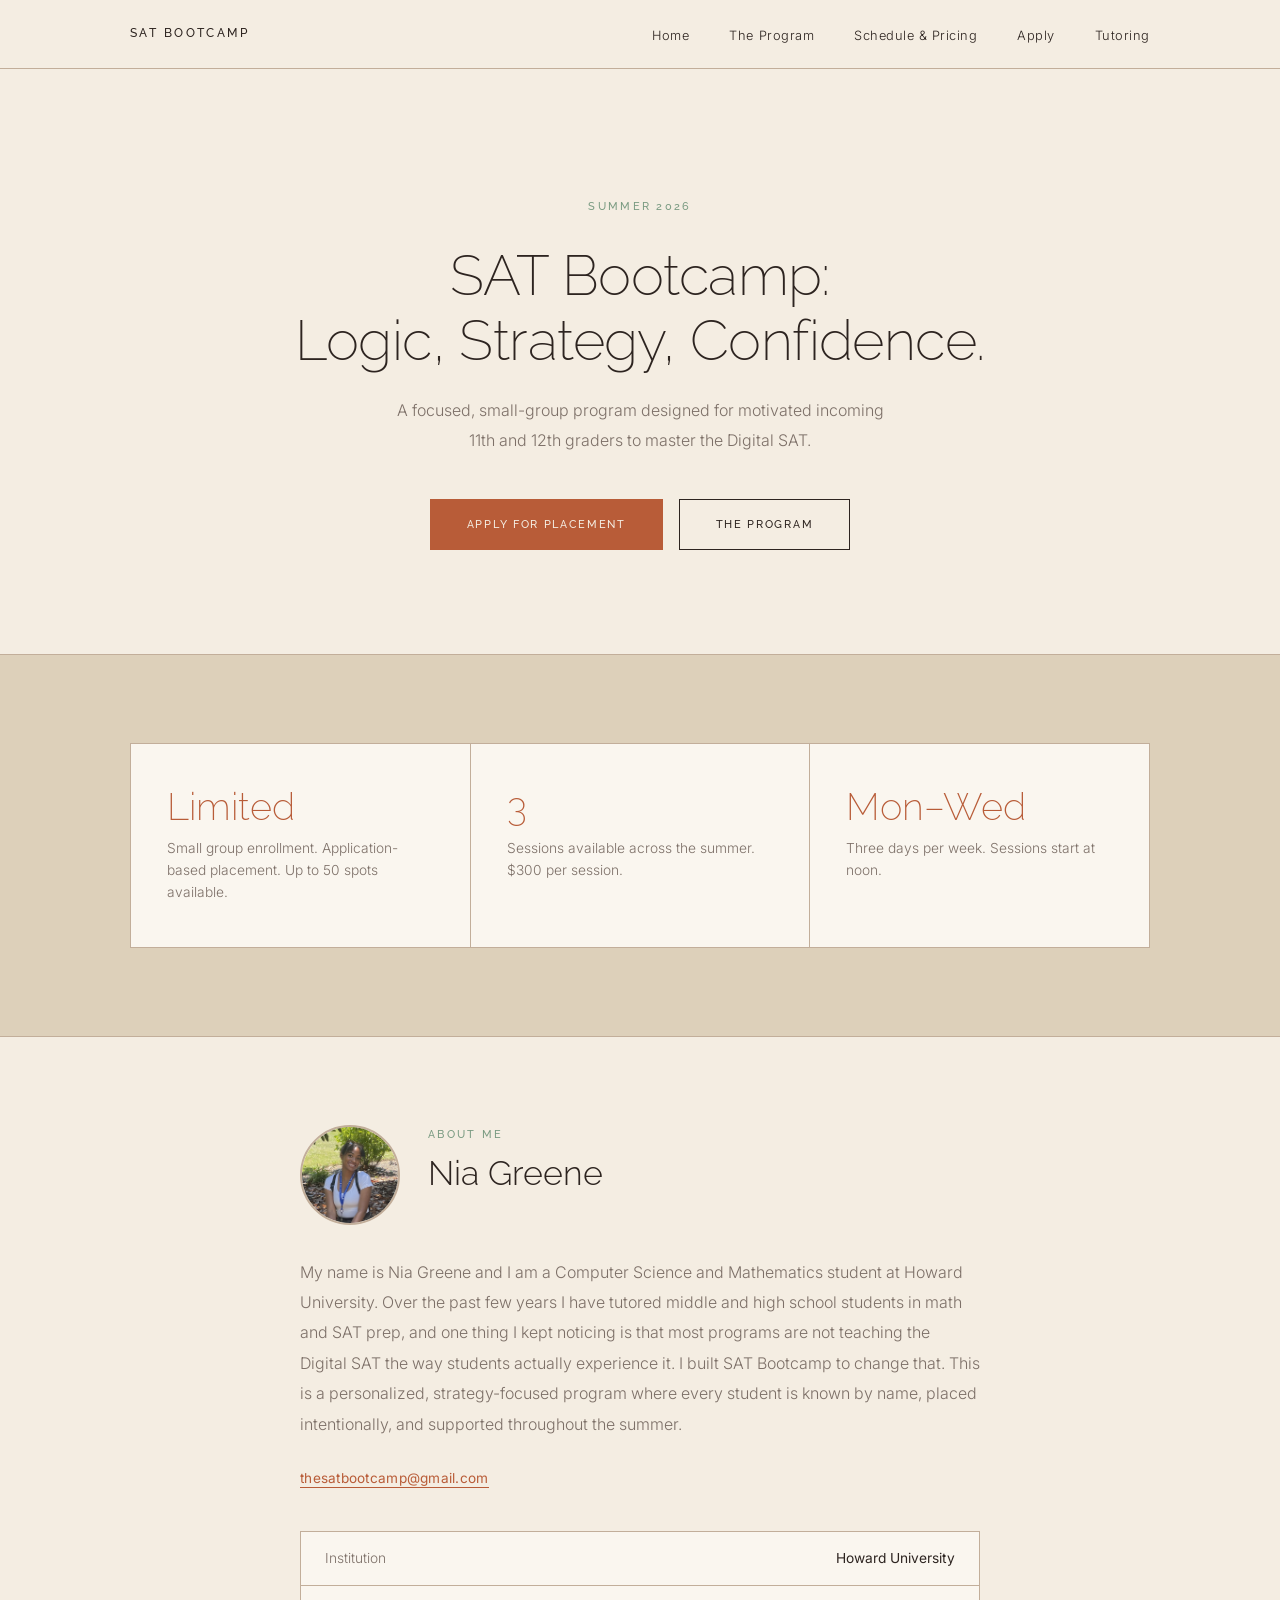
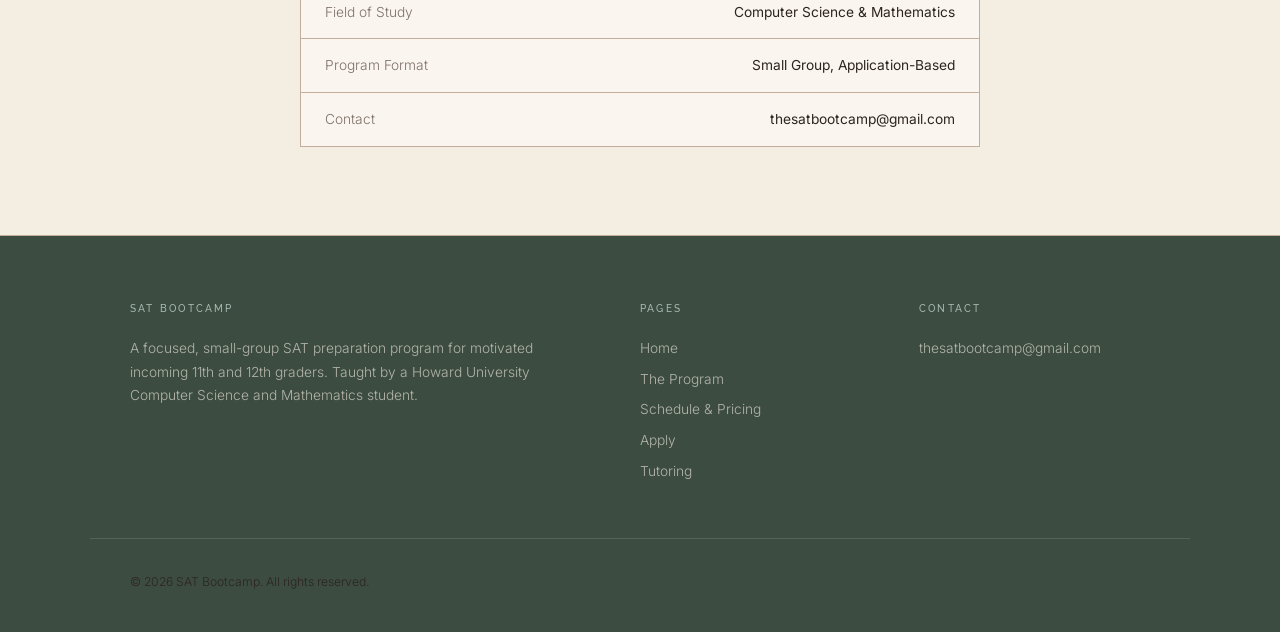
<file: index.html>
<!DOCTYPE html>
<html lang="en">
<head>
  <meta charset="UTF-8">
  <meta name="viewport" content="width=device-width, initial-scale=1.0">
  <title>SAT Bootcamp</title>
  <link rel="preconnect" href="https://fonts.googleapis.com">
  <link rel="preconnect" href="https://fonts.gstatic.com" crossorigin>
  <link href="https://fonts.googleapis.com/css2?family=Raleway:wght@200;300;400;500&family=Inter:wght@300;400;500&display=swap" rel="stylesheet">
  <link rel="stylesheet" href="assets/css/styles.css">
</head>
<body>

  <header>
    <nav>
      <a href="index.html" class="nav-logo">SAT Bootcamp</a>
      <ul class="nav-links">
        <li><a href="index.html">Home</a></li>
        <li><a href="program.html">The Program</a></li>
        <li><a href="schedule.html">Schedule &amp; Pricing</a></li>
        <li><a href="apply.html">Apply</a></li>
        <li><a href="tutoring.html">Tutoring</a></li>
      </ul>
    </nav>
  </header>

  <!-- HERO — centered -->
  <section class="hero-section centered">
    <div class="container">
      <span class="label">Summer 2026</span>
      <h1>SAT Bootcamp:<br>Logic, Strategy, Confidence.</h1>
      <p class="hero-sub">A focused, small-group program designed for motivated incoming 11th and 12th graders to master the Digital SAT.</p>
      <div class="btn-group">
        <a href="apply.html" class="btn btn-primary">Apply for Placement</a>
        <a href="program.html" class="btn btn-outline">The Program</a>
      </div>
    </div>
  </section>

  <hr class="rule">

  <!-- PROGRAM AT A GLANCE -->
  <section class="alt">
    <div class="container">
      <div class="stats-row">
        <div class="stat">
          <p class="stat-num">Limited</p>
          <p class="stat-label">Small group enrollment. Application-based placement. Up to 50 spots available.</p>
        </div>
        <div class="stat">
          <p class="stat-num">3</p>
          <p class="stat-label">Sessions available across the summer. $300 per session.</p>
        </div>
        <div class="stat">
          <p class="stat-num">Mon&ndash;Wed</p>
          <p class="stat-label">Three days per week. Sessions start at noon.</p>
        </div>
      </div>
    </div>
  </section>

  <hr class="rule">

  <!-- ABOUT ME -->
  <section>
    <div class="container" style="max-width: 760px;">
      <div class="about-top">
        <img src="assets/pic.jpg" alt="Nia Greene" class="profile-photo">
        <div>
          <span class="label">About Me</span>
          <h2>Nia Greene</h2>
        </div>
      </div>
      <p class="bio-text">My name is Nia Greene and I am a Computer Science and Mathematics student at Howard University. Over the past few years I have tutored middle and high school students in math and SAT prep, and one thing I kept noticing is that most programs are not teaching the Digital SAT the way students actually experience it. I built SAT Bootcamp to change that. This is a personalized, strategy-focused program where every student is known by name, placed intentionally, and supported throughout the summer.</p>
      <a href="mailto:thesatbootcamp@gmail.com" class="contact-link">thesatbootcamp@gmail.com</a>
      <div class="credentials-block" style="margin-top: 2.5rem;">
        <div class="credential-line">
          <span class="credential-key">Institution</span>
          <span class="credential-val">Howard University</span>
        </div>
        <div class="credential-line">
          <span class="credential-key">Field of Study</span>
          <span class="credential-val">Computer Science &amp; Mathematics</span>
        </div>
        <div class="credential-line">
          <span class="credential-key">Program Format</span>
          <span class="credential-val">Small Group, Application-Based</span>
        </div>
        <div class="credential-line">
          <span class="credential-key">Contact</span>
          <span class="credential-val">thesatbootcamp@gmail.com</span>
        </div>
      </div>
    </div>
  </section>

  <hr class="rule">

  <footer>
    <div class="footer-inner">
      <div class="footer-col">
        <h5>SAT Bootcamp</h5>
        <p>A focused, small-group SAT preparation program for motivated incoming 11th and 12th graders. Taught by a Howard University Computer Science and Mathematics student.</p>
      </div>
      <div class="footer-col">
        <h5>Pages</h5>
        <a href="index.html">Home</a>
        <a href="program.html">The Program</a>
        <a href="schedule.html">Schedule &amp; Pricing</a>
        <a href="apply.html">Apply</a>
        <a href="tutoring.html">Tutoring</a>
      </div>
      <div class="footer-col">
        <h5>Contact</h5>
        <a href="mailto:thesatbootcamp@gmail.com">thesatbootcamp@gmail.com</a>
      </div>
    </div>
    <div class="footer-bottom">
      <p>&copy; 2026 SAT Bootcamp. All rights reserved.</p>
    </div>
  </footer>

</body>
</html>
</file>
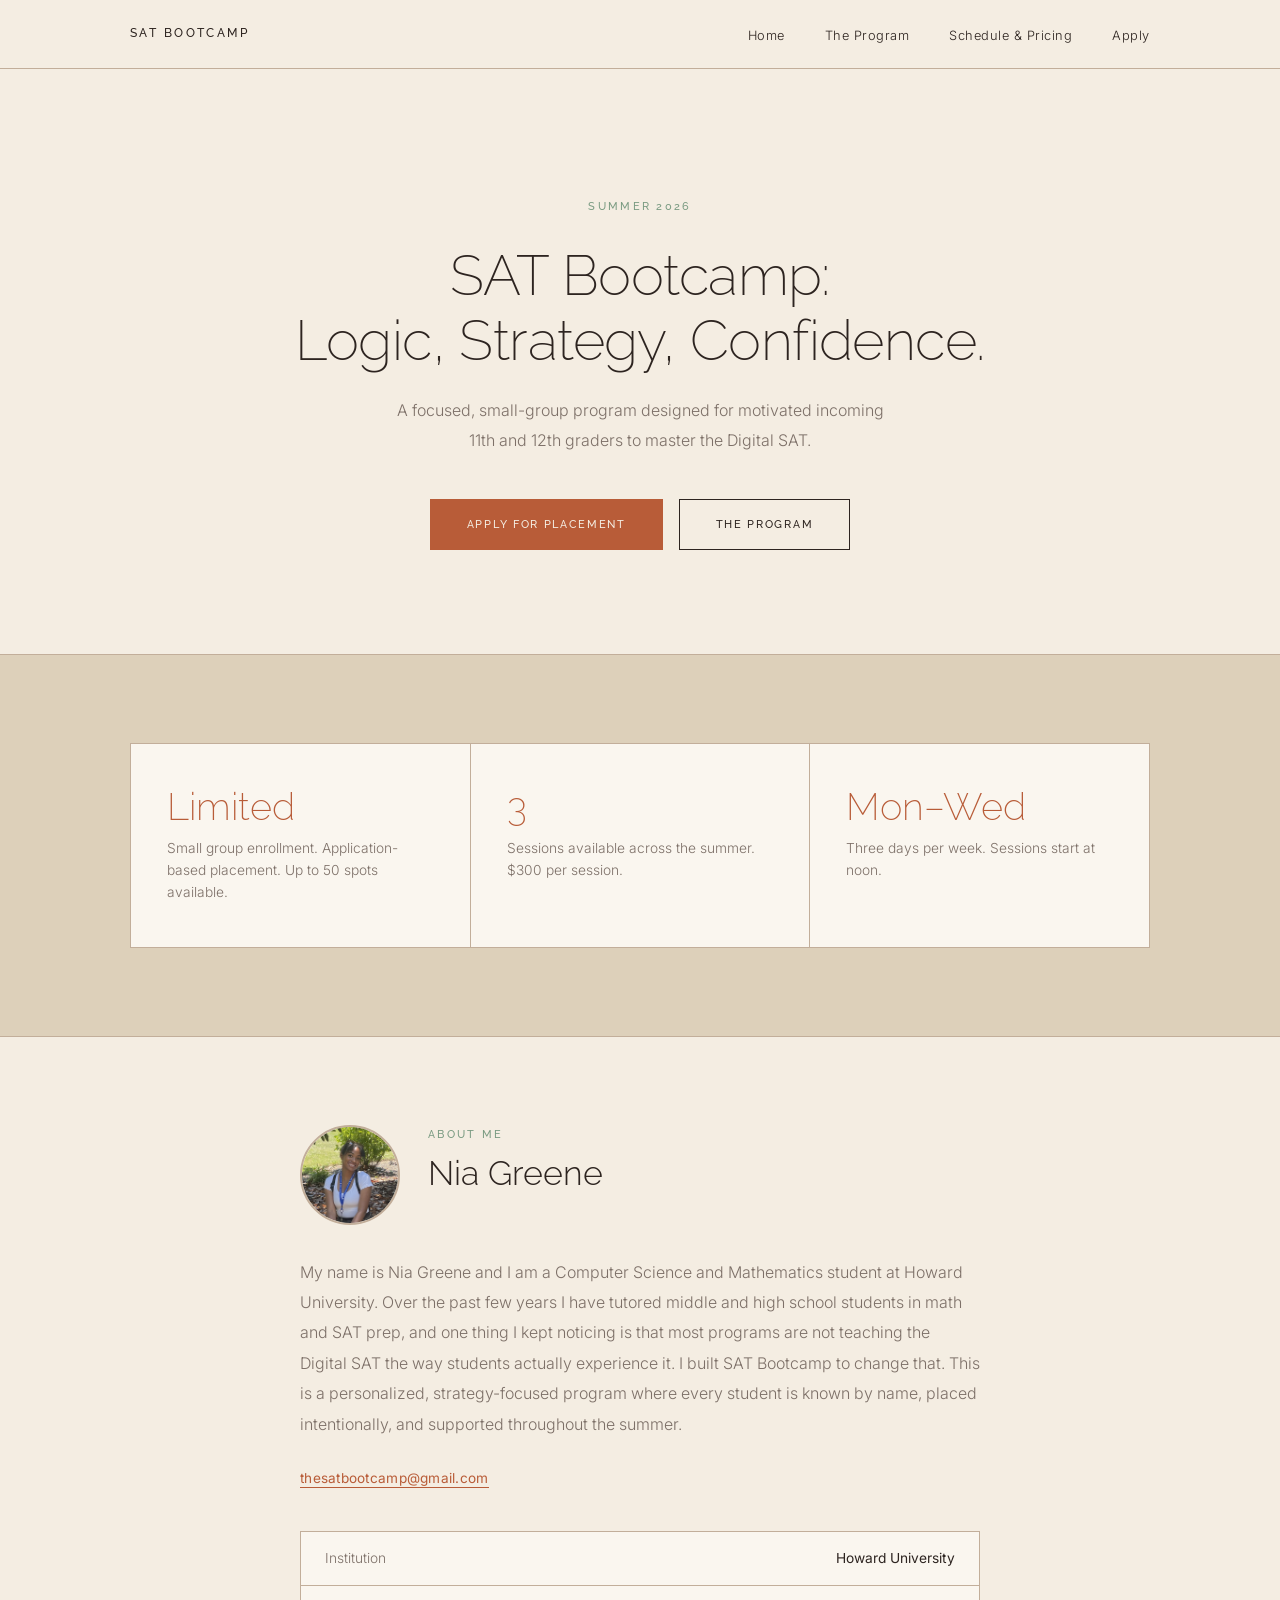
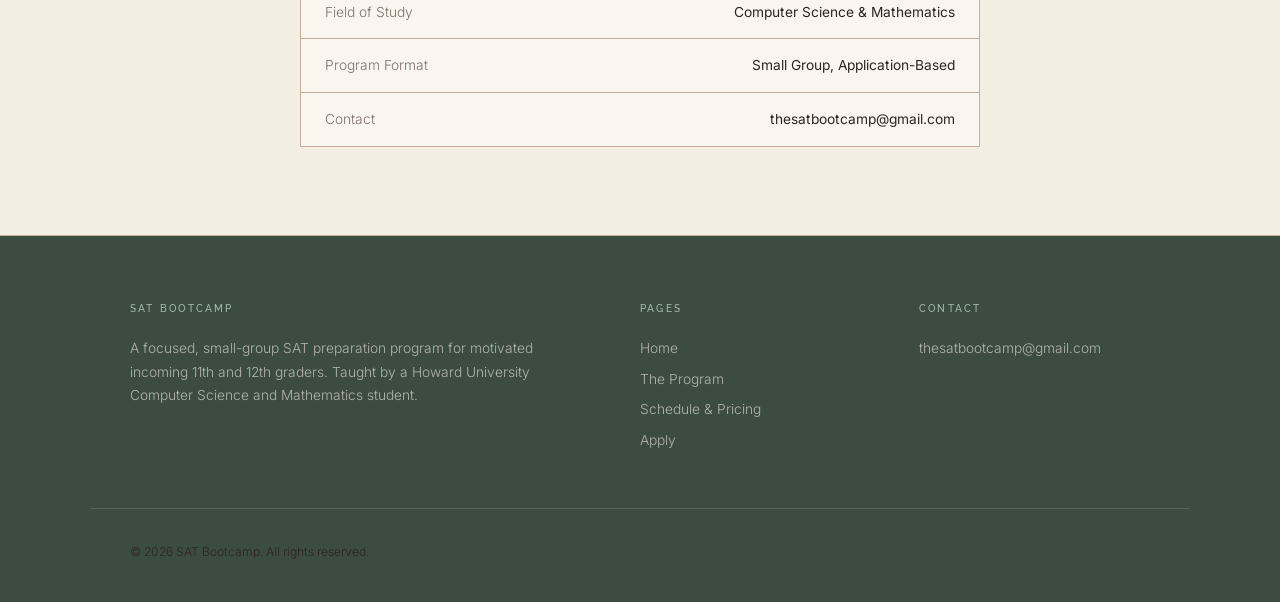
<file: website/index.html>
<!DOCTYPE html>
<html lang="en">
<head>
  <meta charset="UTF-8">
  <meta name="viewport" content="width=device-width, initial-scale=1.0">
  <title>SAT Bootcamp</title>
  <link rel="preconnect" href="https://fonts.googleapis.com">
  <link rel="preconnect" href="https://fonts.gstatic.com" crossorigin>
  <link href="https://fonts.googleapis.com/css2?family=Raleway:wght@200;300;400;500&family=Inter:wght@300;400;500&display=swap" rel="stylesheet">
  <link rel="stylesheet" href="assets/css/styles.css">
</head>
<body>

  <header>
    <nav>
      <a href="index.html" class="nav-logo">SAT Bootcamp</a>
      <ul class="nav-links">
        <li><a href="index.html">Home</a></li>
        <li><a href="program.html">The Program</a></li>
        <li><a href="schedule.html">Schedule &amp; Pricing</a></li>
        <li><a href="apply.html">Apply</a></li>
      </ul>
    </nav>
  </header>

  <!-- HERO — centered -->
  <section class="hero-section centered">
    <div class="container">
      <span class="label">Summer 2026</span>
      <h1>SAT Bootcamp:<br>Logic, Strategy, Confidence.</h1>
      <p class="hero-sub">A focused, small-group program designed for motivated incoming 11th and 12th graders to master the Digital SAT.</p>
      <div class="btn-group">
        <a href="apply.html" class="btn btn-primary">Apply for Placement</a>
        <a href="program.html" class="btn btn-outline">The Program</a>
      </div>
    </div>
  </section>

  <hr class="rule">

  <!-- PROGRAM AT A GLANCE -->
  <section class="alt">
    <div class="container">
      <div class="stats-row">
        <div class="stat">
          <p class="stat-num">Limited</p>
          <p class="stat-label">Small group enrollment. Application-based placement. Up to 50 spots available.</p>
        </div>
        <div class="stat">
          <p class="stat-num">3</p>
          <p class="stat-label">Sessions available across the summer. $300 per session.</p>
        </div>
        <div class="stat">
          <p class="stat-num">Mon&ndash;Wed</p>
          <p class="stat-label">Three days per week. Sessions start at noon.</p>
        </div>
      </div>
    </div>
  </section>

  <hr class="rule">

  <!-- ABOUT ME -->
  <section>
    <div class="container" style="max-width: 760px;">
      <div class="about-top">
        <img src="assets/pic.jpg" alt="Nia Greene" class="profile-photo">
        <div>
          <span class="label">About Me</span>
          <h2>Nia Greene</h2>
        </div>
      </div>
      <p class="bio-text">My name is Nia Greene and I am a Computer Science and Mathematics student at Howard University. Over the past few years I have tutored middle and high school students in math and SAT prep, and one thing I kept noticing is that most programs are not teaching the Digital SAT the way students actually experience it. I built SAT Bootcamp to change that. This is a personalized, strategy-focused program where every student is known by name, placed intentionally, and supported throughout the summer.</p>
      <a href="mailto:thesatbootcamp@gmail.com" class="contact-link">thesatbootcamp@gmail.com</a>
      <div class="credentials-block" style="margin-top: 2.5rem;">
        <div class="credential-line">
          <span class="credential-key">Institution</span>
          <span class="credential-val">Howard University</span>
        </div>
        <div class="credential-line">
          <span class="credential-key">Field of Study</span>
          <span class="credential-val">Computer Science &amp; Mathematics</span>
        </div>
        <div class="credential-line">
          <span class="credential-key">Program Format</span>
          <span class="credential-val">Small Group, Application-Based</span>
        </div>
        <div class="credential-line">
          <span class="credential-key">Contact</span>
          <span class="credential-val">thesatbootcamp@gmail.com</span>
        </div>
      </div>
    </div>
  </section>

  <hr class="rule">

  <footer>
    <div class="footer-inner">
      <div class="footer-col">
        <h5>SAT Bootcamp</h5>
        <p>A focused, small-group SAT preparation program for motivated incoming 11th and 12th graders. Taught by a Howard University Computer Science and Mathematics student.</p>
      </div>
      <div class="footer-col">
        <h5>Pages</h5>
        <a href="index.html">Home</a>
        <a href="program.html">The Program</a>
        <a href="schedule.html">Schedule &amp; Pricing</a>
        <a href="apply.html">Apply</a>
      </div>
      <div class="footer-col">
        <h5>Contact</h5>
        <a href="mailto:thesatbootcamp@gmail.com">thesatbootcamp@gmail.com</a>
      </div>
    </div>
    <div class="footer-bottom">
      <p>&copy; 2026 SAT Bootcamp. All rights reserved.</p>
    </div>
  </footer>

</body>
</html>
</file>
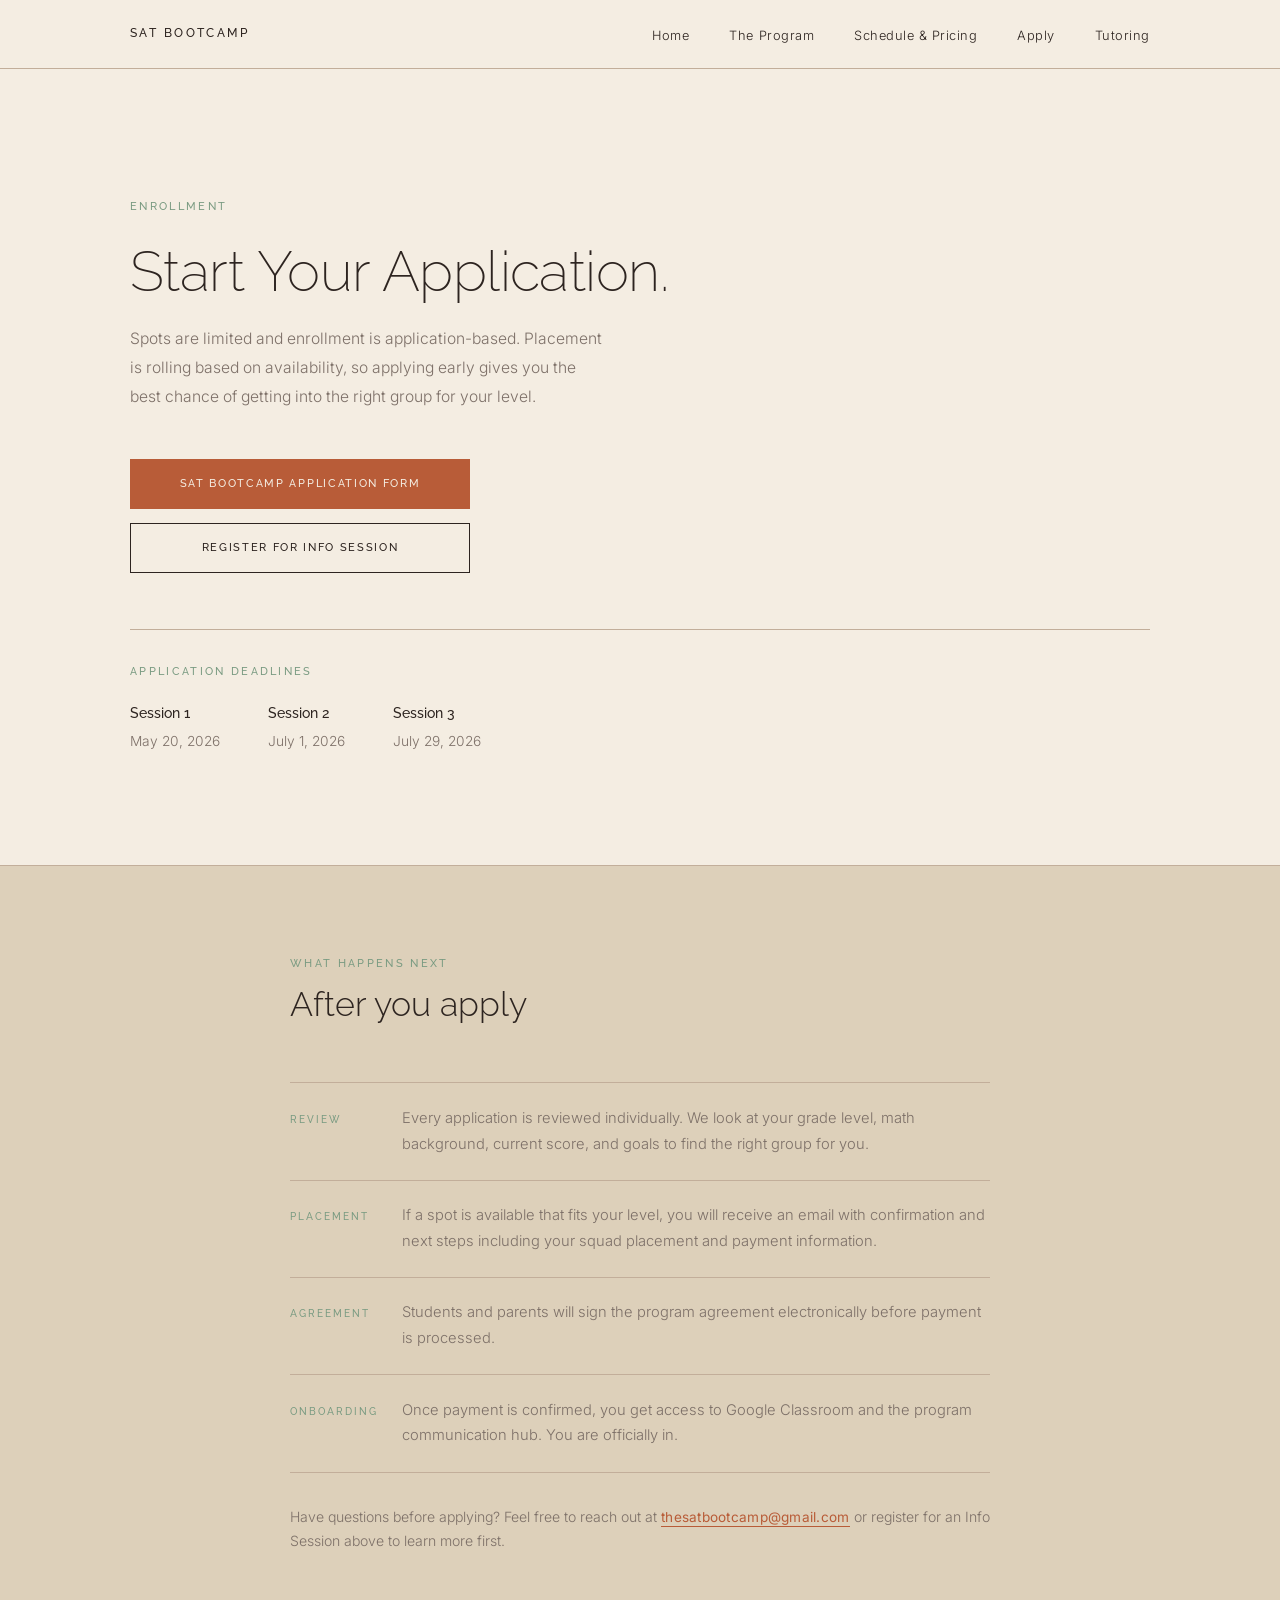
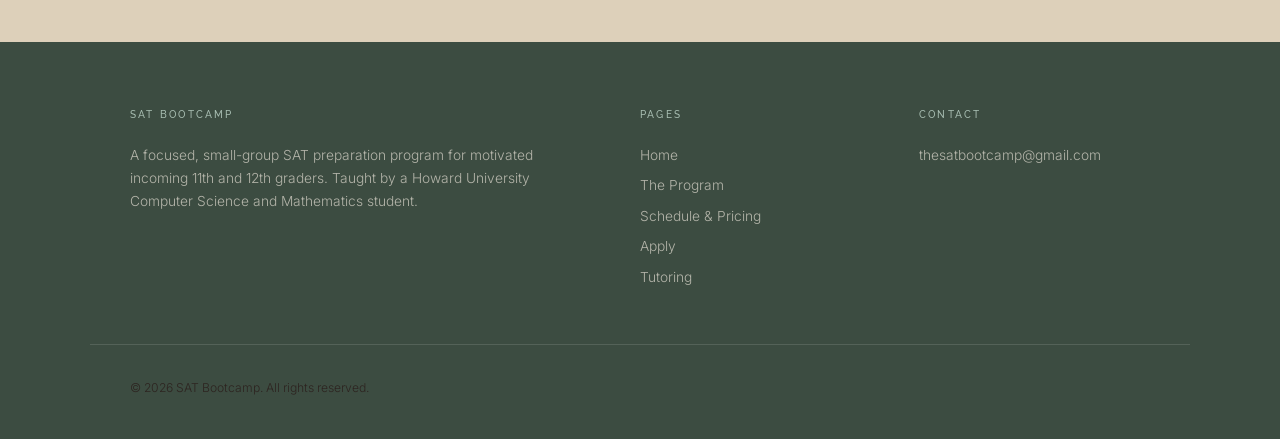
<file: apply.html>
<!DOCTYPE html>
<html lang="en">
<head>
  <meta charset="UTF-8">
  <meta name="viewport" content="width=device-width, initial-scale=1.0">
  <title>Apply - SAT Bootcamp</title>
  <link rel="preconnect" href="https://fonts.googleapis.com">
  <link rel="preconnect" href="https://fonts.gstatic.com" crossorigin>
  <link href="https://fonts.googleapis.com/css2?family=Raleway:wght@200;300;400;500&family=Inter:wght@300;400;500&display=swap" rel="stylesheet">
  <link rel="stylesheet" href="assets/css/styles.css">
</head>
<body>

  <header>
    <nav>
      <a href="index.html" class="nav-logo">SAT Bootcamp</a>
      <ul class="nav-links">
        <li><a href="index.html">Home</a></li>
        <li><a href="program.html">The Program</a></li>
        <li><a href="schedule.html">Schedule &amp; Pricing</a></li>
        <li><a href="apply.html">Apply</a></li>
        <li><a href="tutoring.html">Tutoring</a></li>
      </ul>
    </nav>
  </header>

  <!-- APPLY HERO -->
  <section class="apply-hero">
    <div class="container">
      <span class="label">Enrollment</span>
      <h1>Start Your Application.</h1>
      <p class="apply-sub">Spots are limited and enrollment is application-based. Placement is rolling based on availability, so applying early gives you the best chance of getting into the right group for your level.</p>
      <div class="apply-btns">
        <a href="https://forms.gle/zcNBVp1nxE4sBF29A" class="btn btn-primary" target="_blank" rel="noopener">SAT Bootcamp Application Form</a>
        <a href="https://docs.google.com/forms/d/e/1FAIpQLSdUJ6N_STdA1NF8hfhPE3LGIF4_JZMxREQfnssvPuus3bGI8A/viewform?usp=dialog" class="btn btn-outline" target="_blank" rel="noopener">Register for Info Session</a>
      </div>
      <div class="apply-deadlines">
        <span class="label">Application Deadlines</span>
        <div class="deadline-row">
          <div class="deadline-item">
            <span class="deadline-session">Session 1</span>
            <span class="deadline-date">May 20, 2026</span>
          </div>
          <div class="deadline-item">
            <span class="deadline-session">Session 2</span>
            <span class="deadline-date">July 1, 2026</span>
          </div>
          <div class="deadline-item">
            <span class="deadline-session">Session 3</span>
            <span class="deadline-date">July 29, 2026</span>
          </div>
        </div>
      </div>
    </div>
  </section>

  <hr class="rule">

  <!-- WHAT TO EXPECT -->
  <section class="alt">
    <div class="container--narrow">
      <div class="section-header">
        <span class="label">What Happens Next</span>
        <h2>After you apply</h2>
      </div>
      <ul class="req-list">
        <li class="req-item">
          <span class="req-marker">Review</span>
          <span class="req-text">Every application is reviewed individually. We look at your grade level, math background, current score, and goals to find the right group for you.</span>
        </li>
        <li class="req-item">
          <span class="req-marker">Placement</span>
          <span class="req-text">If a spot is available that fits your level, you will receive an email with confirmation and next steps including your squad placement and payment information.</span>
        </li>
        <li class="req-item">
          <span class="req-marker">Agreement</span>
          <span class="req-text">Students and parents will sign the program agreement electronically before payment is processed.</span>
        </li>
        <li class="req-item">
          <span class="req-marker">Onboarding</span>
          <span class="req-text">Once payment is confirmed, you get access to Google Classroom and the program communication hub. You are officially in.</span>
        </li>
      </ul>
      <p style="margin-top: 2rem; font-size: 0.88rem; color: var(--muted);">Have questions before applying? Feel free to reach out at <a href="mailto:thesatbootcamp@gmail.com" class="contact-link">thesatbootcamp@gmail.com</a> or register for an Info Session above to learn more first.</p>
    </div>
  </section>

  <footer>
    <div class="footer-inner">
      <div class="footer-col">
        <h5>SAT Bootcamp</h5>
        <p>A focused, small-group SAT preparation program for motivated incoming 11th and 12th graders. Taught by a Howard University Computer Science and Mathematics student.</p>
      </div>
      <div class="footer-col">
        <h5>Pages</h5>
        <a href="index.html">Home</a>
        <a href="program.html">The Program</a>
        <a href="schedule.html">Schedule &amp; Pricing</a>
        <a href="apply.html">Apply</a>
        <a href="tutoring.html">Tutoring</a>
      </div>
      <div class="footer-col">
        <h5>Contact</h5>
        <a href="mailto:thesatbootcamp@gmail.com">thesatbootcamp@gmail.com</a>
      </div>
    </div>
    <div class="footer-bottom">
      <p>&copy; 2026 SAT Bootcamp. All rights reserved.</p>
    </div>
  </footer>

</body>
</html>
</file>
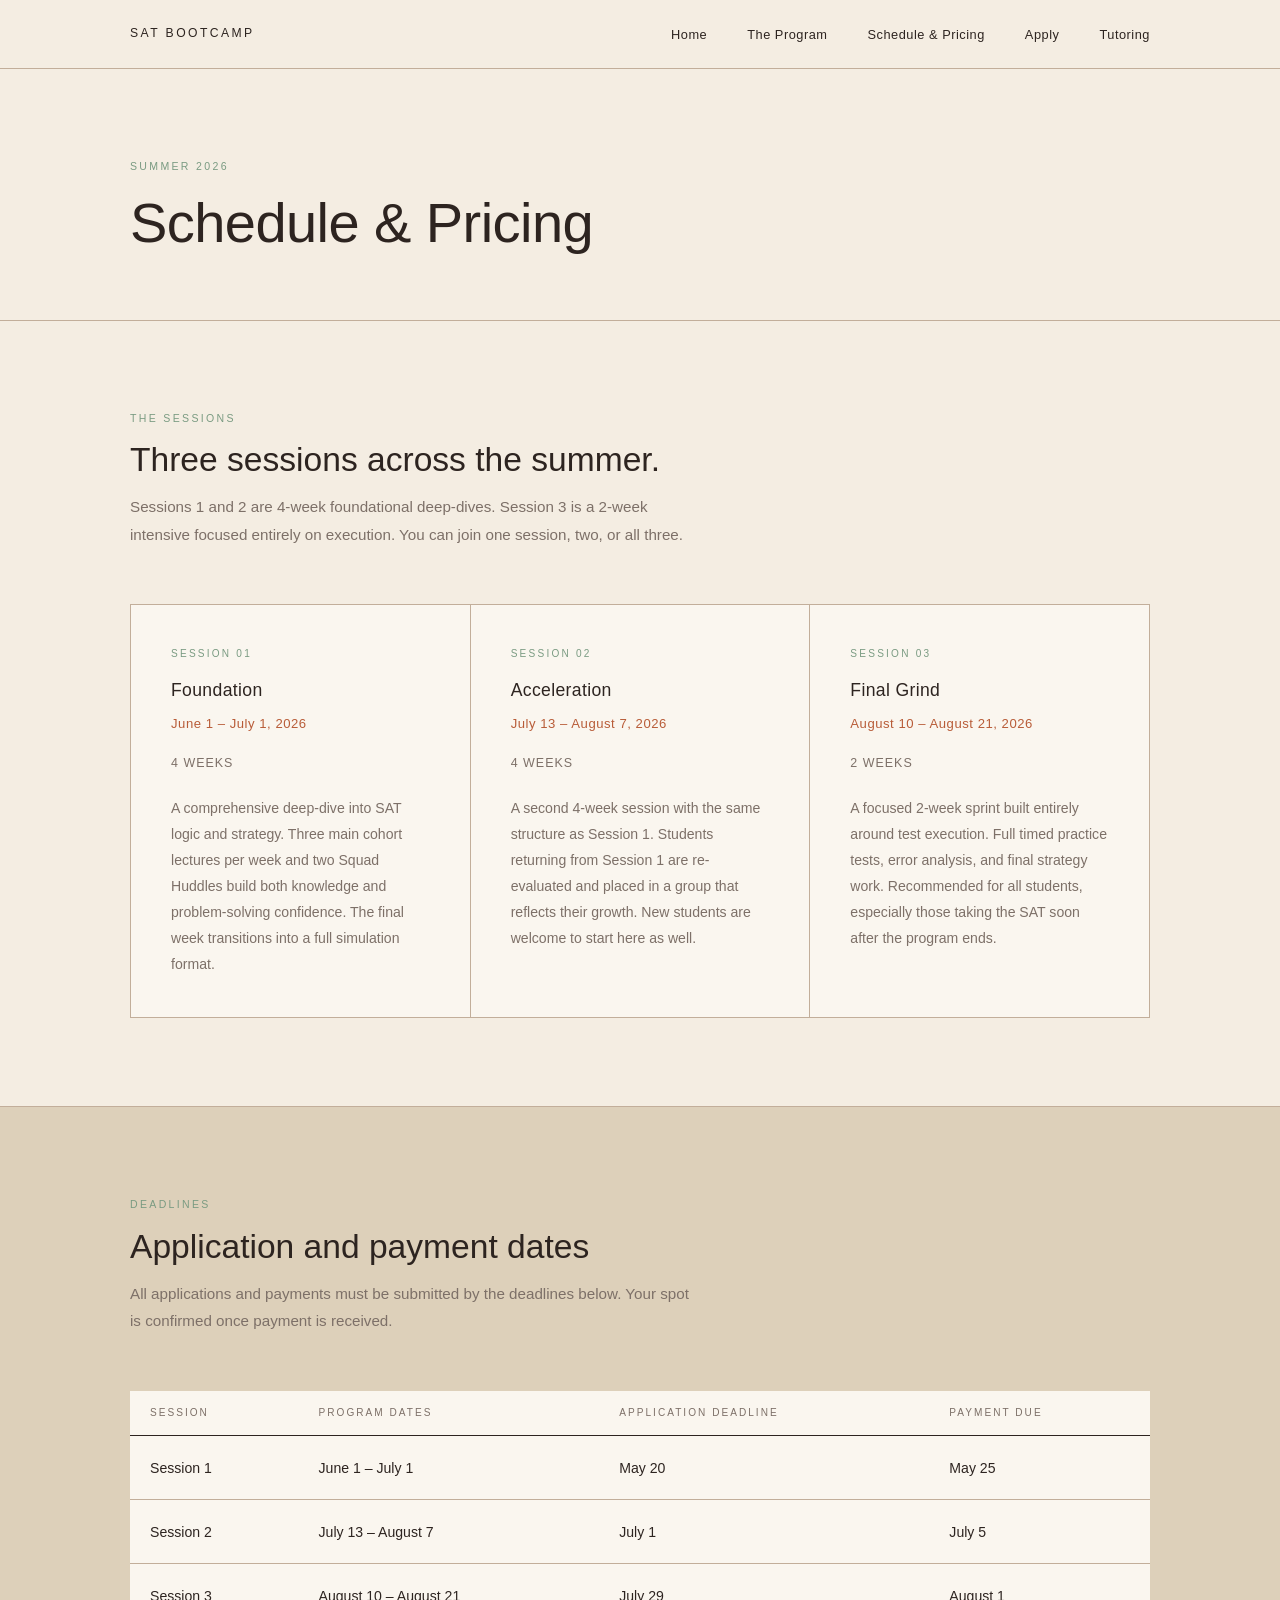
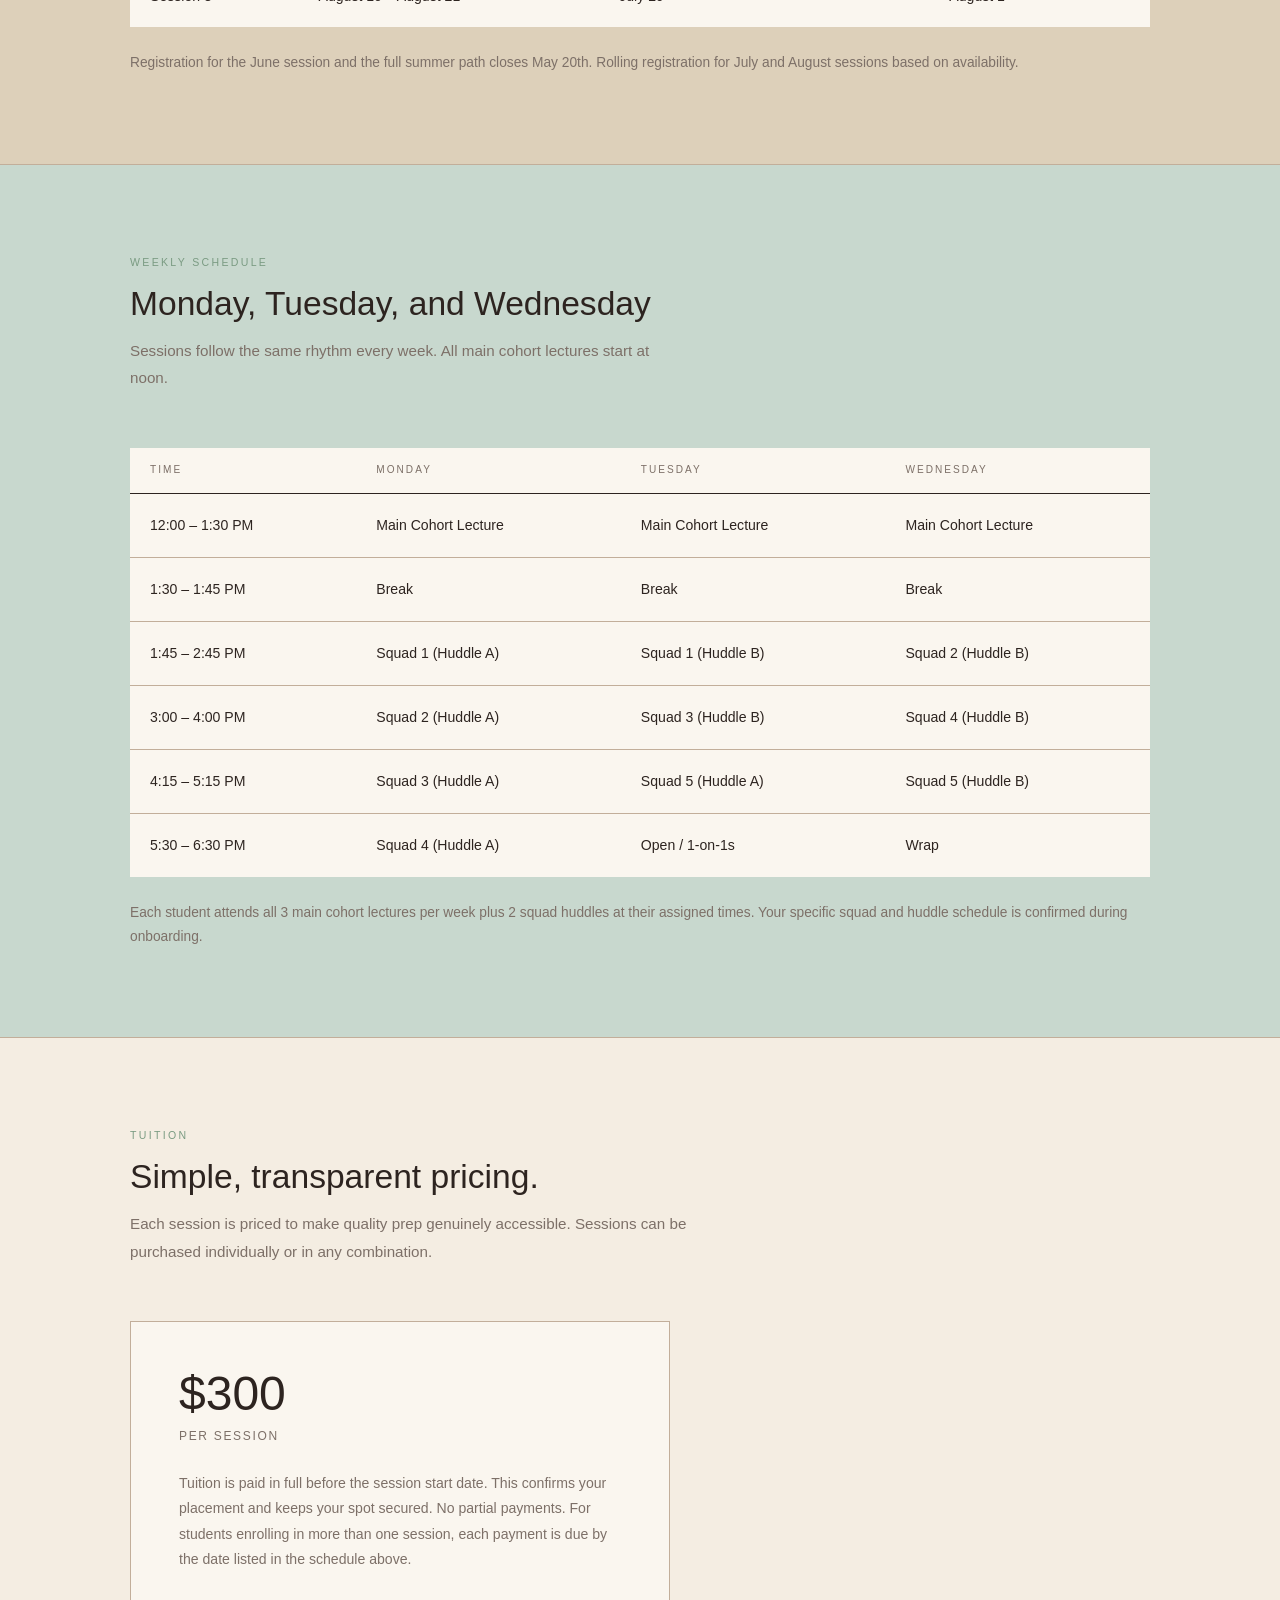
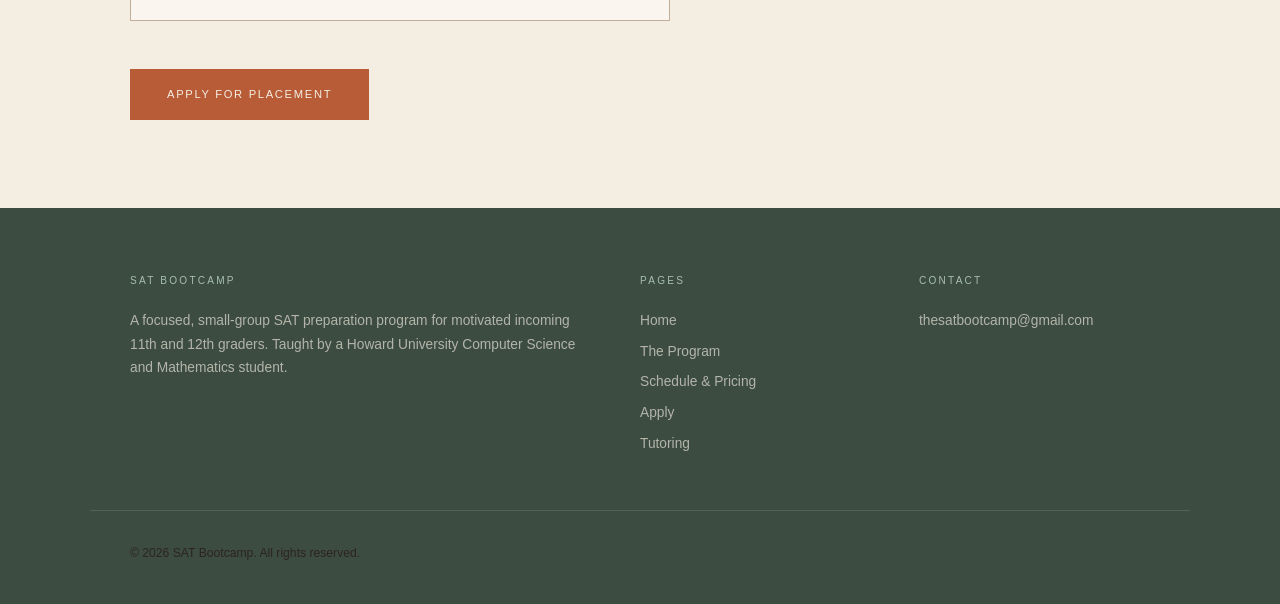
<file: pricing.html>
<!DOCTYPE html>
<html lang="en">
<head>
  <meta charset="UTF-8">
  <meta http-equiv="refresh" content="0;url=schedule.html">
  <title>Pricing — SAT Bootcamp</title>
</head>
<body>
  <p>Redirecting to <a href="schedule.html">Schedule &amp; Pricing</a>...</p>
</body>
</html>
</file>
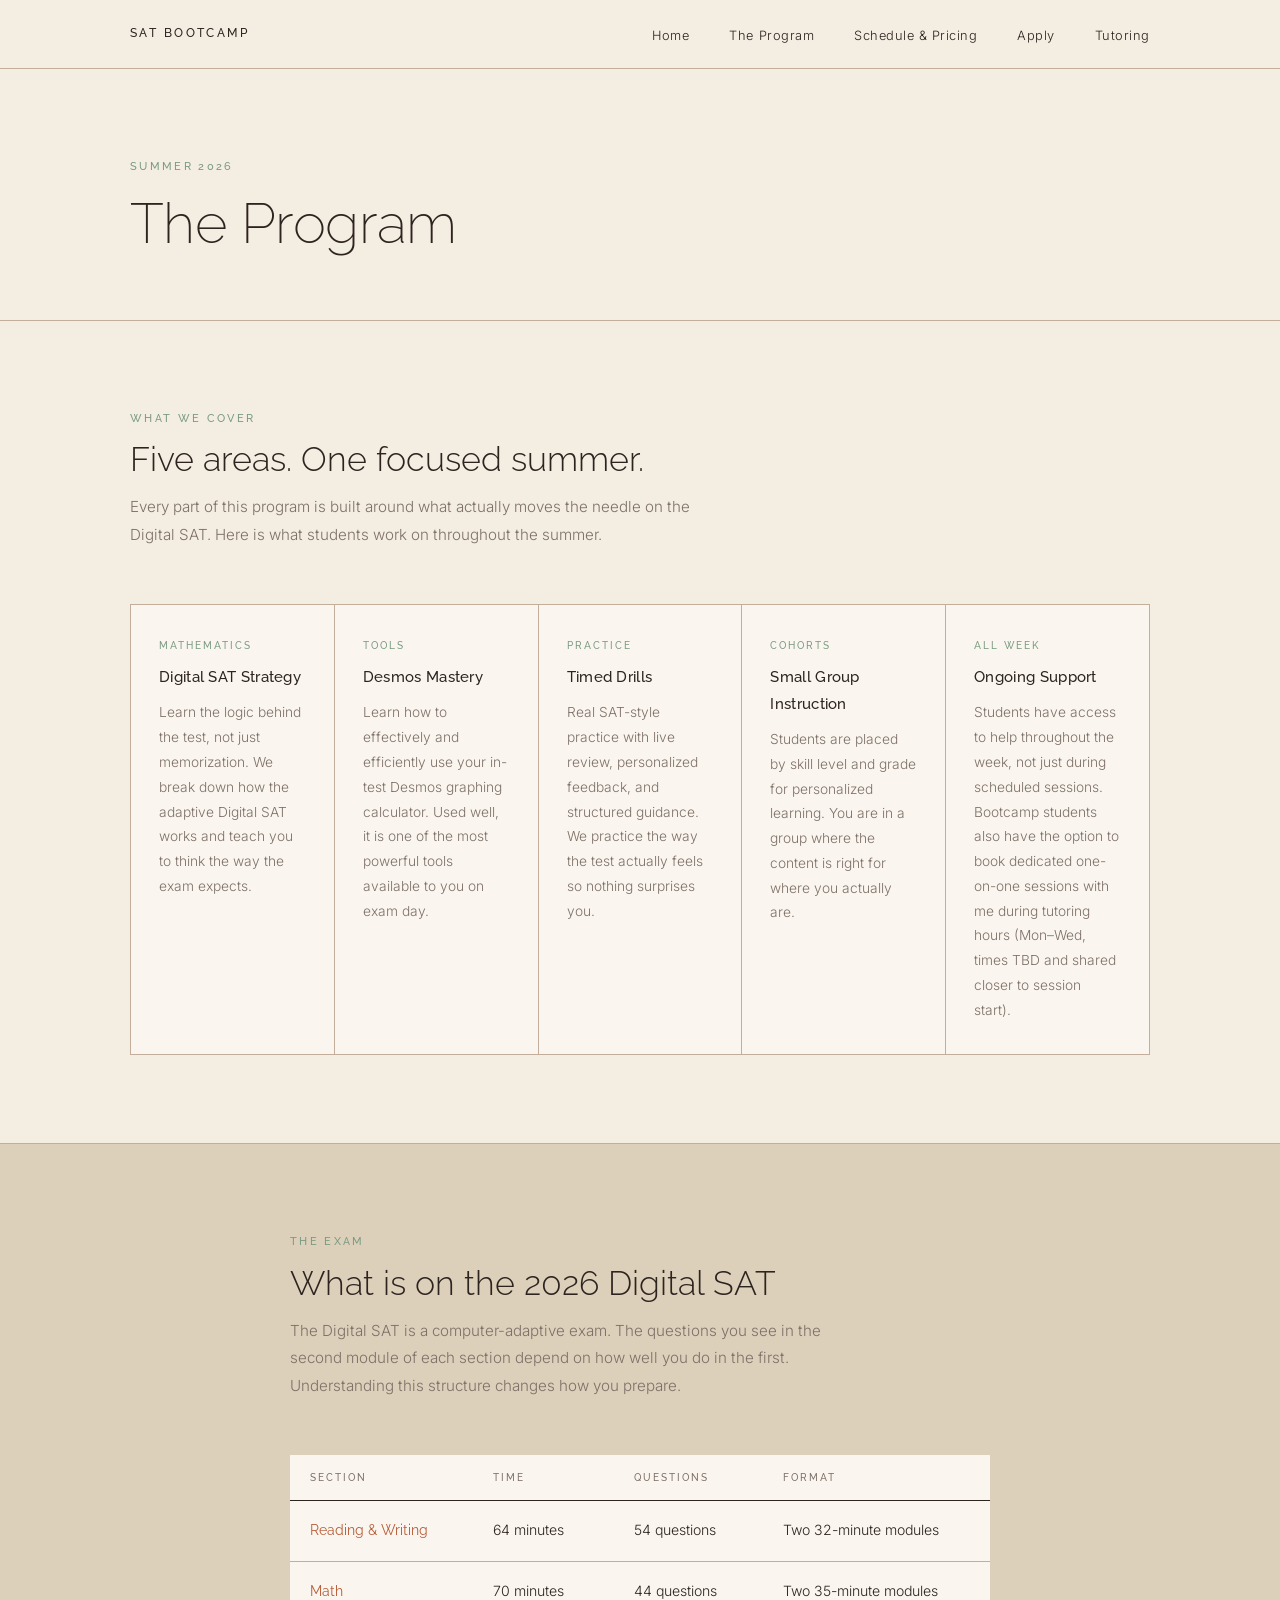
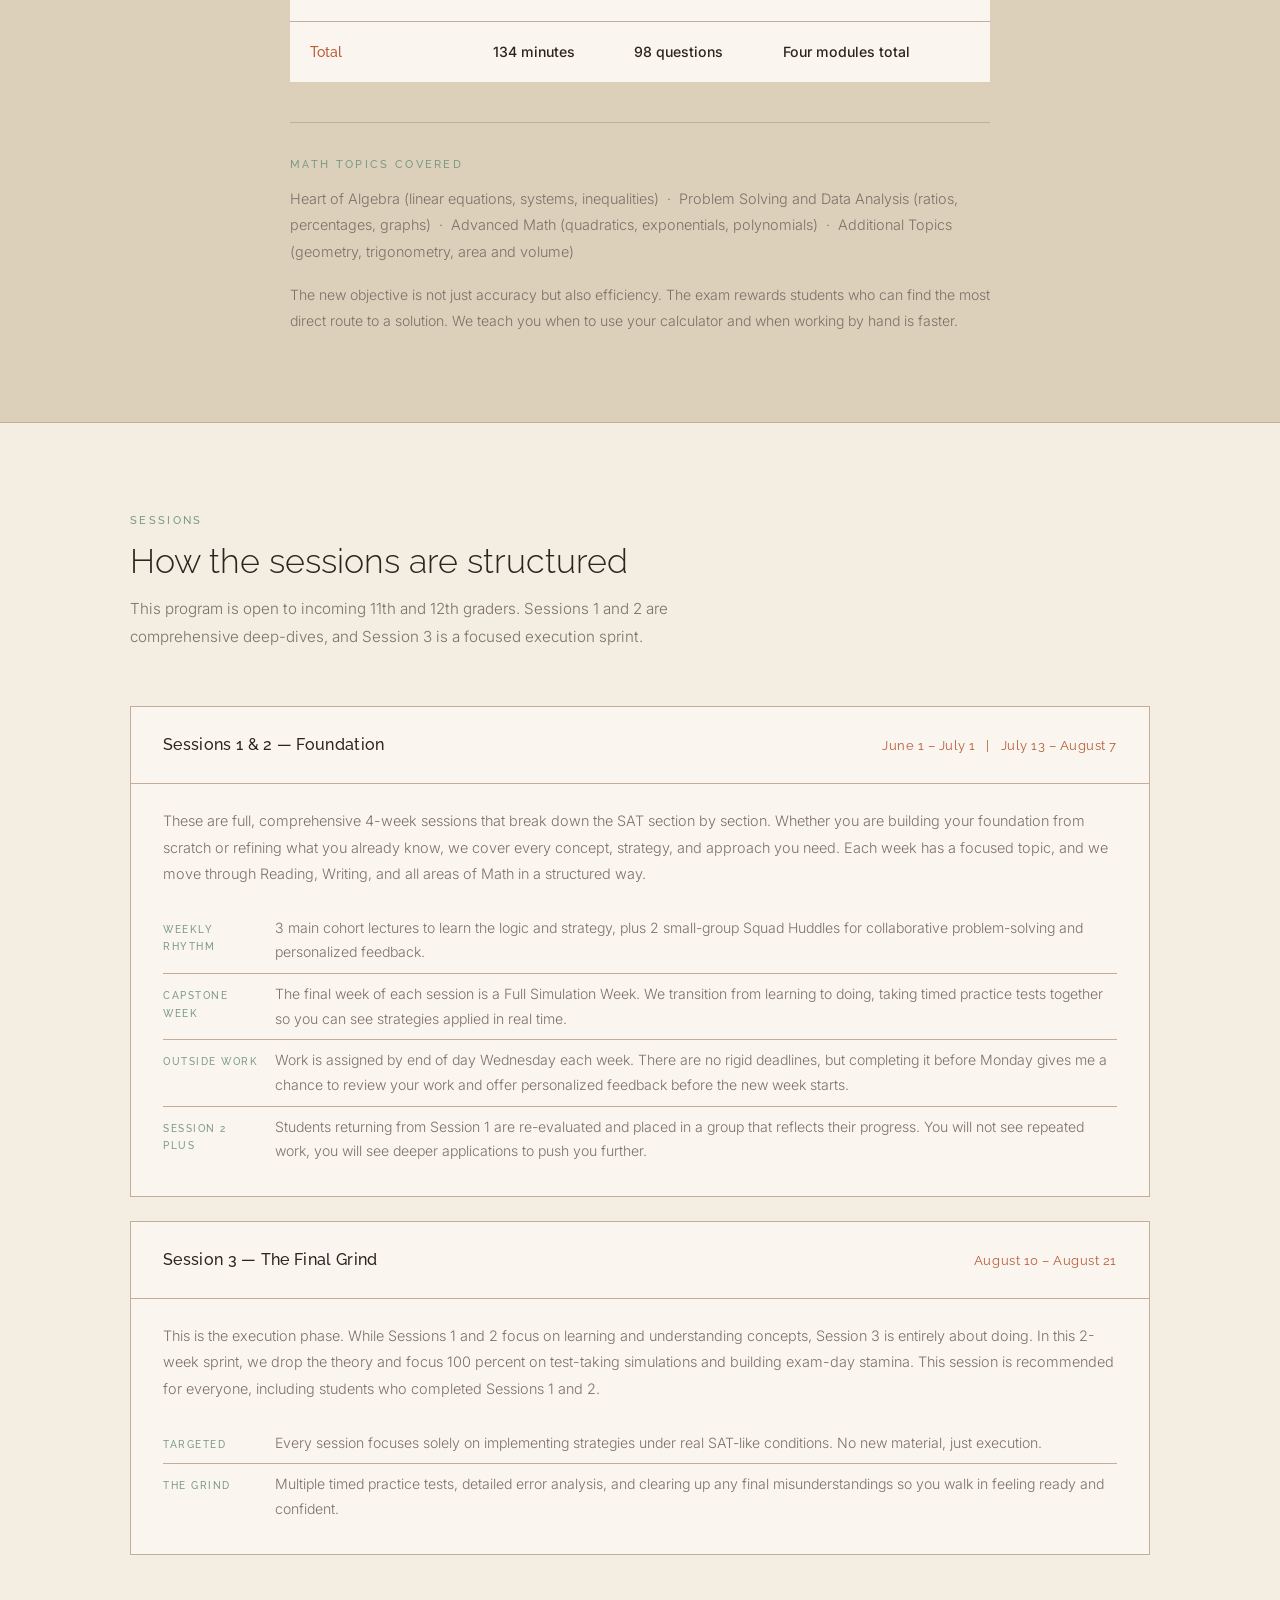
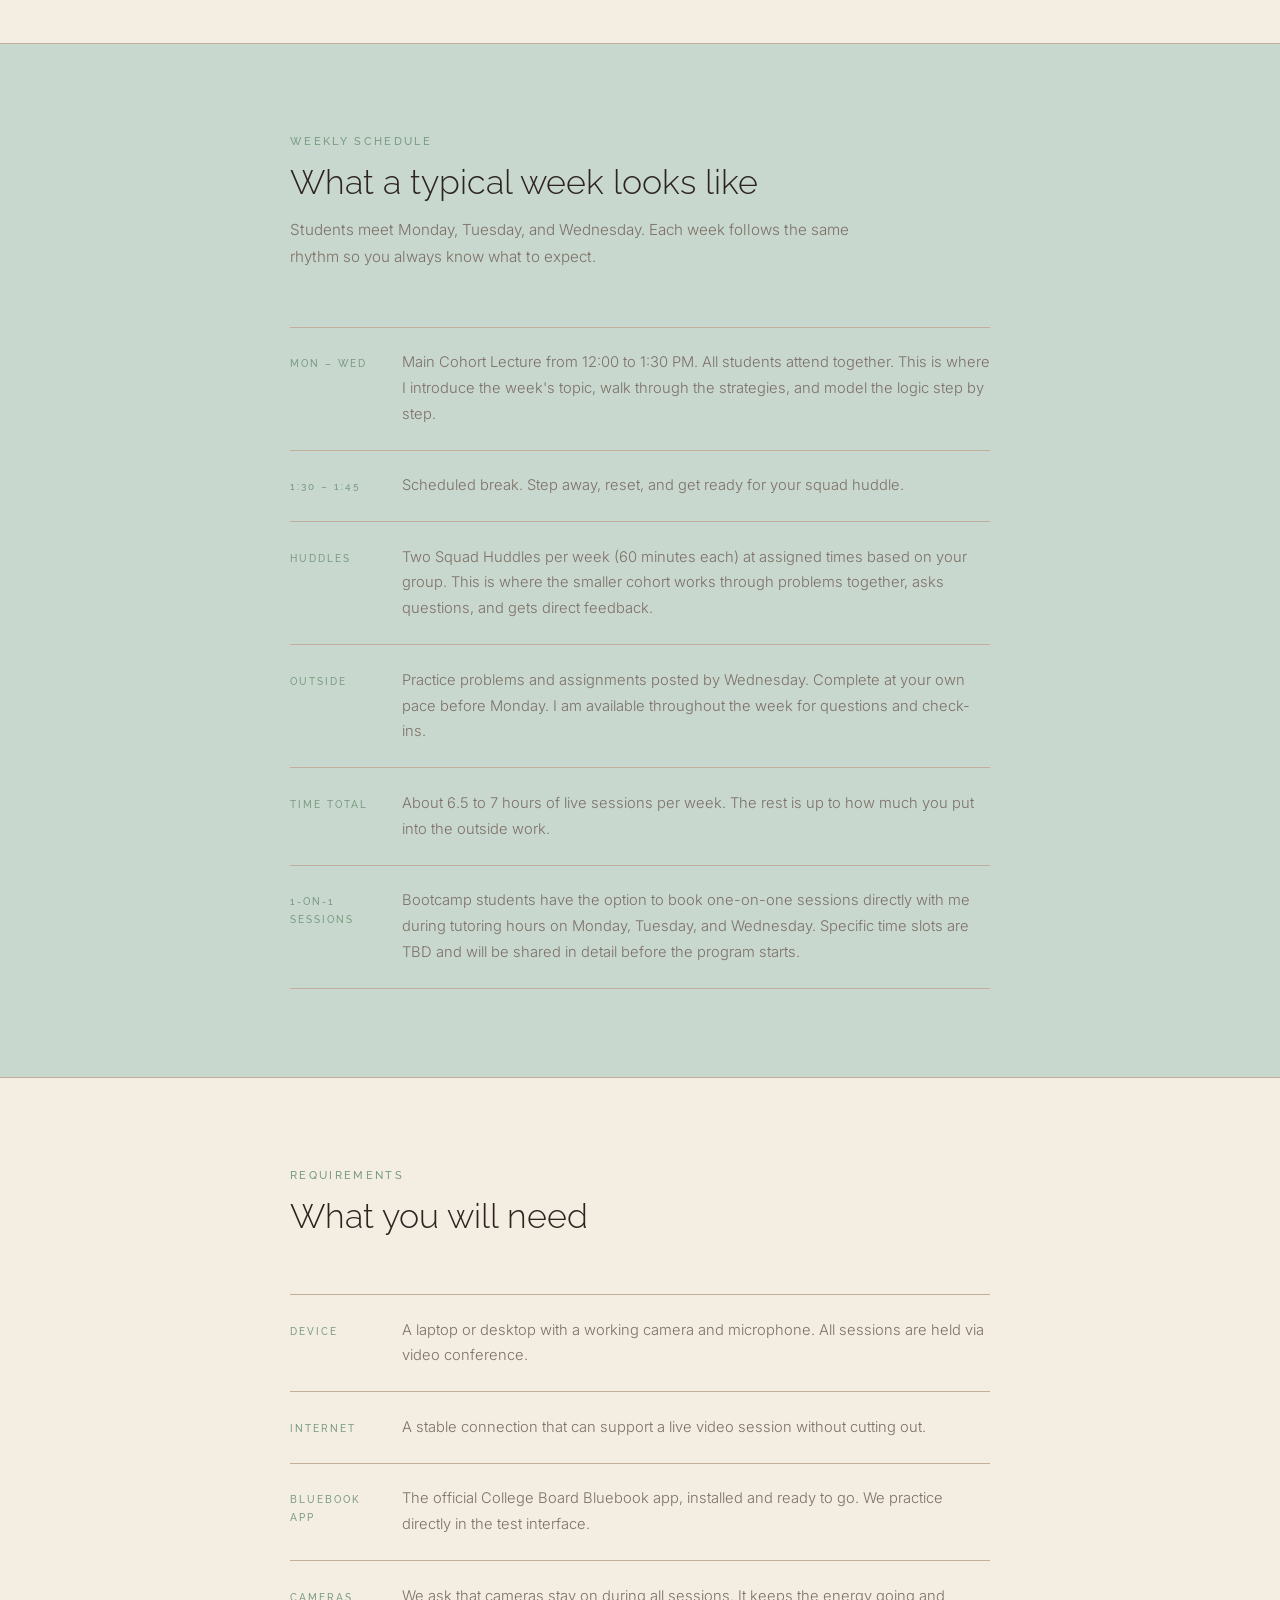
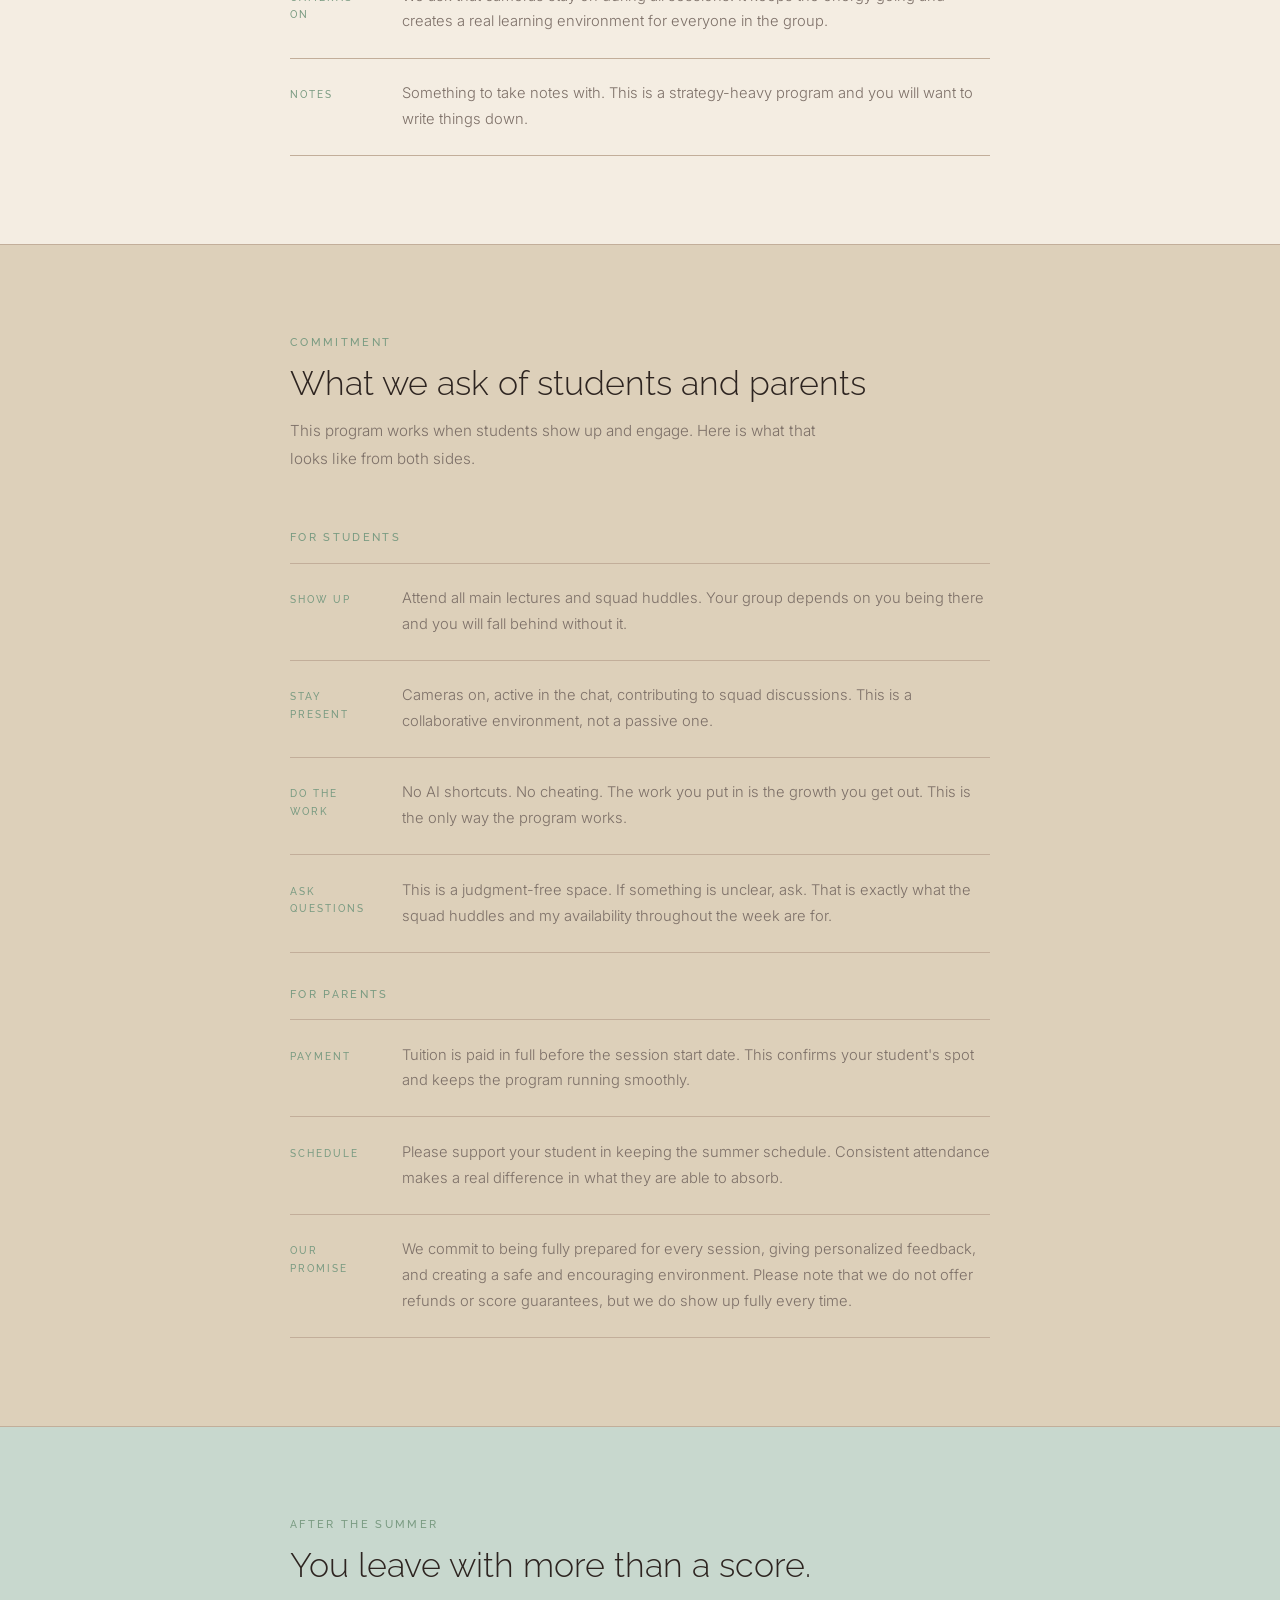
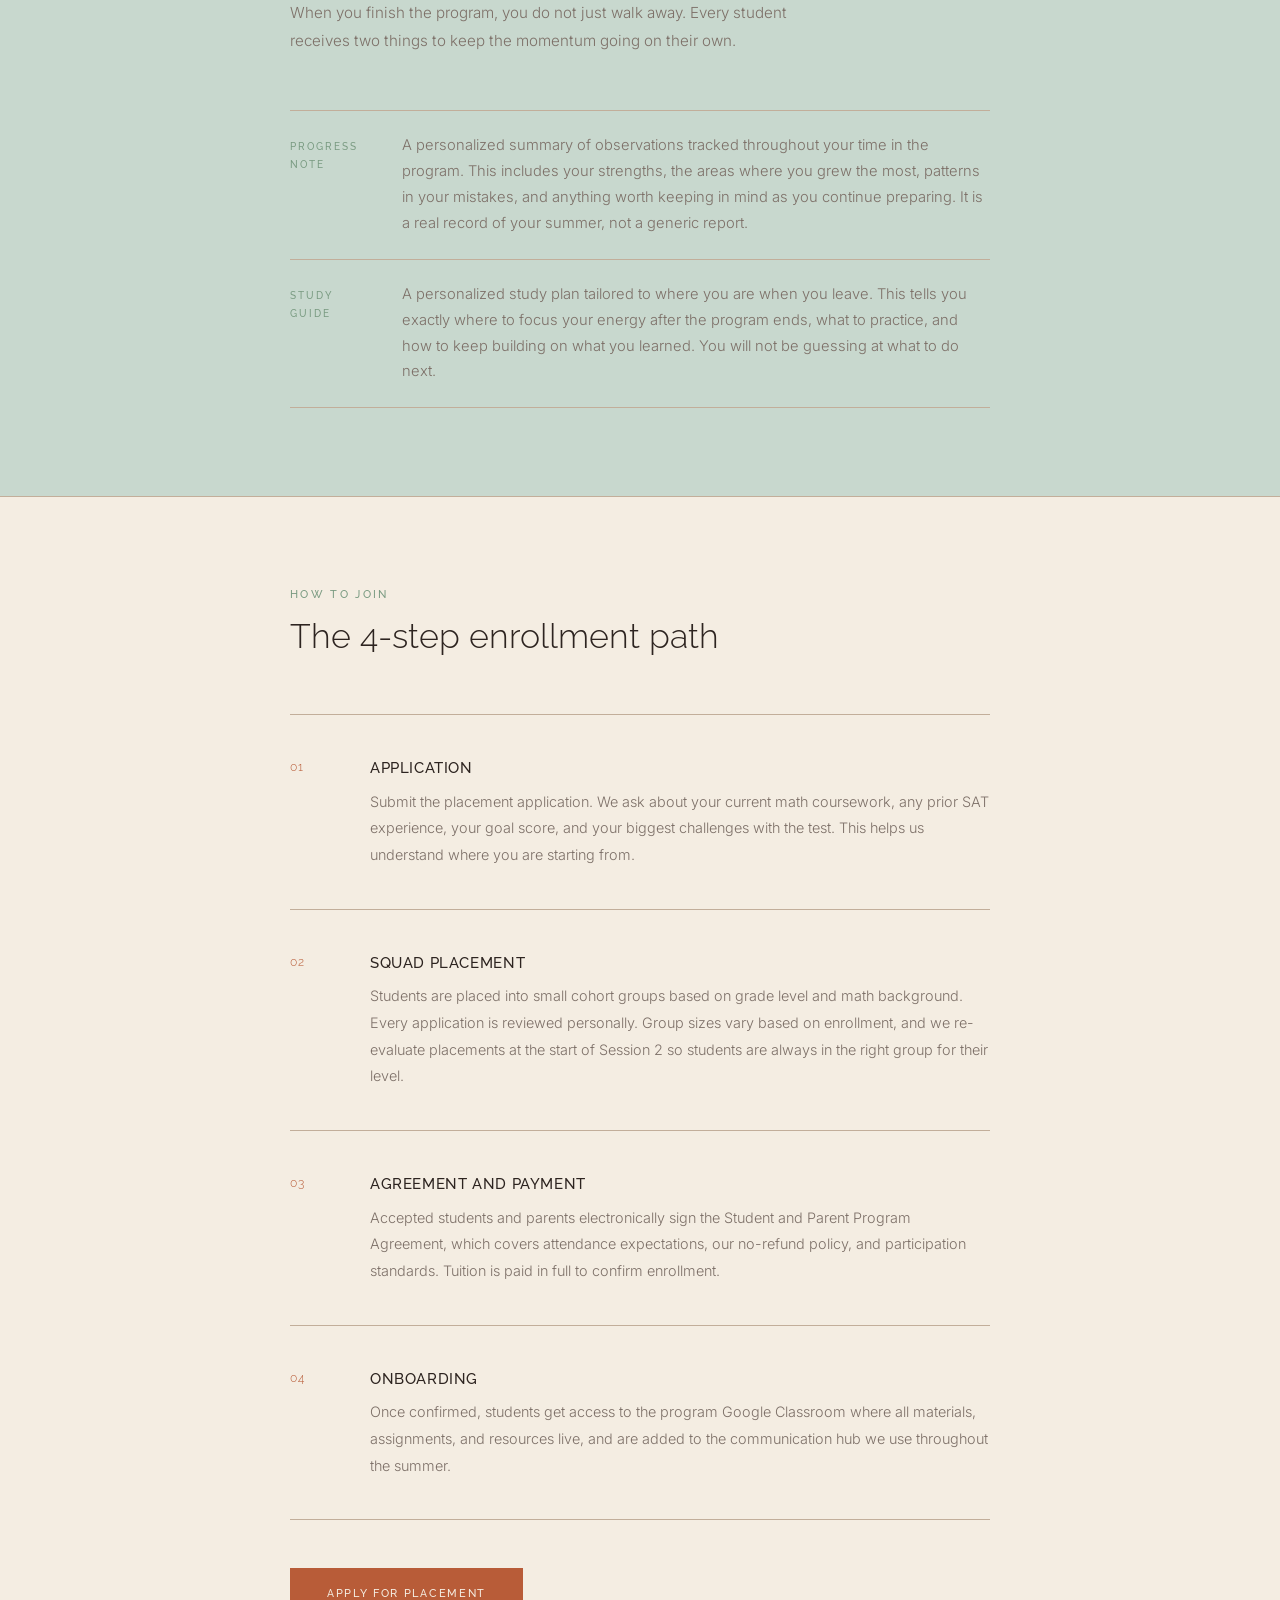
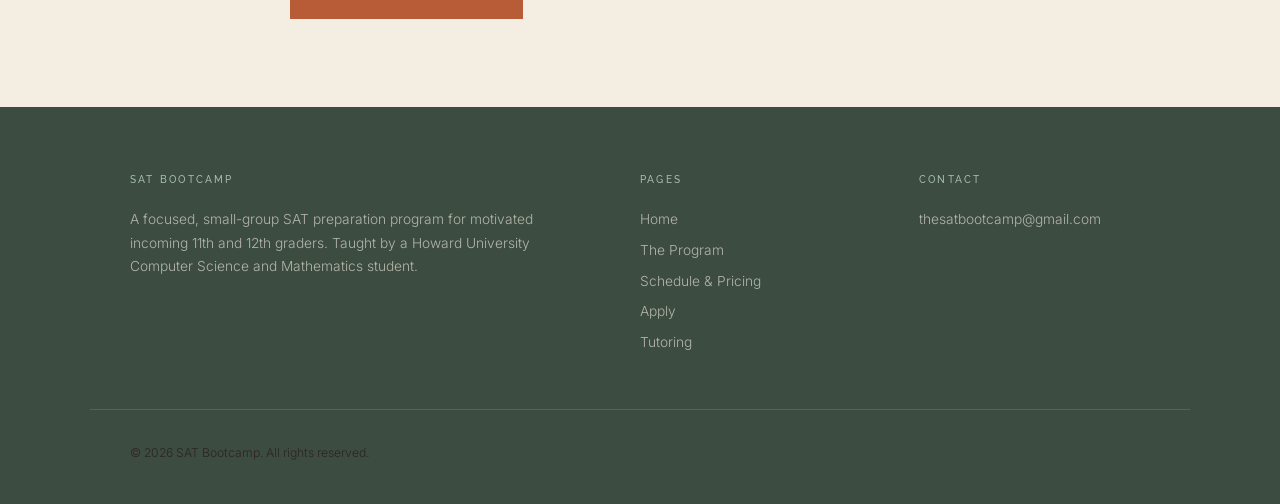
<file: program.html>
<!DOCTYPE html>
<html lang="en">
<head>
  <meta charset="UTF-8">
  <meta name="viewport" content="width=device-width, initial-scale=1.0">
  <title>The Program - SAT Bootcamp</title>
  <link rel="preconnect" href="https://fonts.googleapis.com">
  <link rel="preconnect" href="https://fonts.gstatic.com" crossorigin>
  <link href="https://fonts.googleapis.com/css2?family=Raleway:wght@200;300;400;500&family=Inter:wght@300;400;500&display=swap" rel="stylesheet">
  <link rel="stylesheet" href="assets/css/styles.css">
</head>
<body>

  <header>
    <nav>
      <a href="index.html" class="nav-logo">SAT Bootcamp</a>
      <ul class="nav-links">
        <li><a href="index.html">Home</a></li>
        <li><a href="program.html">The Program</a></li>
        <li><a href="schedule.html">Schedule &amp; Pricing</a></li>
        <li><a href="apply.html">Apply</a></li>
        <li><a href="tutoring.html">Tutoring</a></li>
      </ul>
    </nav>
  </header>

  <!-- PAGE HEADER -->
  <section class="page-header">
    <div class="container">
      <span class="label">Summer 2026</span>
      <h1>The Program</h1>
    </div>
  </section>

  <!-- WHAT WE COVER — 5 pillars -->
  <section>
    <div class="container">
      <div class="section-header">
        <span class="label">What We Cover</span>
        <h2>Five areas. One focused summer.</h2>
        <p>Every part of this program is built around what actually moves the needle on the Digital SAT. Here is what students work on throughout the summer.</p>
      </div>
      <div class="feature-grid">
        <div class="feature-item">
          <span class="feature-label">Mathematics</span>
          <h3>Digital SAT Strategy</h3>
          <p>Learn the logic behind the test, not just memorization. We break down how the adaptive Digital SAT works and teach you to think the way the exam expects.</p>
        </div>
        <div class="feature-item">
          <span class="feature-label">Tools</span>
          <h3>Desmos Mastery</h3>
          <p>Learn how to effectively and efficiently use your in-test Desmos graphing calculator. Used well, it is one of the most powerful tools available to you on exam day.</p>
        </div>
        <div class="feature-item">
          <span class="feature-label">Practice</span>
          <h3>Timed Drills</h3>
          <p>Real SAT-style practice with live review, personalized feedback, and structured guidance. We practice the way the test actually feels so nothing surprises you.</p>
        </div>
        <div class="feature-item">
          <span class="feature-label">Cohorts</span>
          <h3>Small Group Instruction</h3>
          <p>Students are placed by skill level and grade for personalized learning. You are in a group where the content is right for where you actually are.</p>
        </div>
        <div class="feature-item">
          <span class="feature-label">All Week</span>
          <h3>Ongoing Support</h3>
          <p>Students have access to help throughout the week, not just during scheduled sessions. Bootcamp students also have the option to book dedicated one-on-one sessions with me during tutoring hours (Mon&ndash;Wed, times TBD and shared closer to session start).</p>
        </div>
      </div>
    </div>
  </section>

  <hr class="rule">

  <!-- THE 2026 DIGITAL SAT -->
  <section class="alt">
    <div class="container--narrow">
      <div class="section-header">
        <span class="label">The Exam</span>
        <h2>What is on the 2026 Digital SAT</h2>
        <p>The Digital SAT is a computer-adaptive exam. The questions you see in the second module of each section depend on how well you do in the first. Understanding this structure changes how you prepare.</p>
      </div>
      <table class="exam-table">
        <thead>
          <tr>
            <th>Section</th>
            <th>Time</th>
            <th>Questions</th>
            <th>Format</th>
          </tr>
        </thead>
        <tbody>
          <tr>
            <td class="td-label">Reading &amp; Writing</td>
            <td>64 minutes</td>
            <td>54 questions</td>
            <td>Two 32-minute modules</td>
          </tr>
          <tr>
            <td class="td-label">Math</td>
            <td>70 minutes</td>
            <td>44 questions</td>
            <td>Two 35-minute modules</td>
          </tr>
          <tr>
            <td class="td-label">Total</td>
            <td>134 minutes</td>
            <td>98 questions</td>
            <td>Four modules total</td>
          </tr>
        </tbody>
      </table>
      <div style="margin-top: 2.5rem; border-top: 1px solid var(--rule); padding-top: 2rem;">
        <span class="label" style="margin-bottom: 0.75rem;">Math Topics Covered</span>
        <p style="font-size: 0.9rem; color: var(--muted); line-height: 1.85;">Heart of Algebra (linear equations, systems, inequalities) &nbsp;·&nbsp; Problem Solving and Data Analysis (ratios, percentages, graphs) &nbsp;·&nbsp; Advanced Math (quadratics, exponentials, polynomials) &nbsp;·&nbsp; Additional Topics (geometry, trigonometry, area and volume)</p>
        <p style="font-size: 0.88rem; color: var(--muted); margin-top: 1rem; line-height: 1.85;">The new objective is not just accuracy but also efficiency. The exam rewards students who can find the most direct route to a solution. We teach you when to use your calculator and when working by hand is faster.</p>
      </div>
    </div>
  </section>

  <hr class="rule">

  <!-- SESSION STRUCTURE -->
  <section>
    <div class="container">
      <div class="section-header">
        <span class="label">Sessions</span>
        <h2>How the sessions are structured</h2>
        <p>This program is open to incoming 11th and 12th graders. Sessions 1 and 2 are comprehensive deep-dives, and Session 3 is a focused execution sprint.</p>
      </div>

      <div class="session-block">
        <div class="session-block-header">
          <h3>Sessions 1 &amp; 2 &mdash; Foundation</h3>
          <span class="session-block-dates">June 1 &ndash; July 1 &nbsp;&nbsp;|&nbsp;&nbsp; July 13 &ndash; August 7</span>
        </div>
        <div class="session-block-body">
          <p>These are full, comprehensive 4-week sessions that break down the SAT section by section. Whether you are building your foundation from scratch or refining what you already know, we cover every concept, strategy, and approach you need. Each week has a focused topic, and we move through Reading, Writing, and all areas of Math in a structured way.</p>
          <ul class="session-detail-list">
            <li>
              <span class="detail-key">Weekly Rhythm</span>
              <span>3 main cohort lectures to learn the logic and strategy, plus 2 small-group Squad Huddles for collaborative problem-solving and personalized feedback.</span>
            </li>
            <li>
              <span class="detail-key">Capstone Week</span>
              <span>The final week of each session is a Full Simulation Week. We transition from learning to doing, taking timed practice tests together so you can see strategies applied in real time.</span>
            </li>
            <li>
              <span class="detail-key">Outside Work</span>
              <span>Work is assigned by end of day Wednesday each week. There are no rigid deadlines, but completing it before Monday gives me a chance to review your work and offer personalized feedback before the new week starts.</span>
            </li>
            <li>
              <span class="detail-key">Session 2 Plus</span>
              <span>Students returning from Session 1 are re-evaluated and placed in a group that reflects their progress. You will not see repeated work, you will see deeper applications to push you further.</span>
            </li>
          </ul>
        </div>
      </div>

      <div class="session-block">
        <div class="session-block-header">
          <h3>Session 3 &mdash; The Final Grind</h3>
          <span class="session-block-dates">August 10 &ndash; August 21</span>
        </div>
        <div class="session-block-body">
          <p>This is the execution phase. While Sessions 1 and 2 focus on learning and understanding concepts, Session 3 is entirely about doing. In this 2-week sprint, we drop the theory and focus 100 percent on test-taking simulations and building exam-day stamina. This session is recommended for everyone, including students who completed Sessions 1 and 2.</p>
          <ul class="session-detail-list">
            <li>
              <span class="detail-key">Targeted</span>
              <span>Every session focuses solely on implementing strategies under real SAT-like conditions. No new material, just execution.</span>
            </li>
            <li>
              <span class="detail-key">The Grind</span>
              <span>Multiple timed practice tests, detailed error analysis, and clearing up any final misunderstandings so you walk in feeling ready and confident.</span>
            </li>
          </ul>
        </div>
      </div>
    </div>
  </section>

  <hr class="rule">

  <!-- WEEKLY RHYTHM -->
  <section class="alt-sage">
    <div class="container--narrow">
      <div class="section-header">
        <span class="label">Weekly Schedule</span>
        <h2>What a typical week looks like</h2>
        <p>Students meet Monday, Tuesday, and Wednesday. Each week follows the same rhythm so you always know what to expect.</p>
      </div>
      <ul class="req-list">
        <li class="req-item">
          <span class="req-marker">Mon &ndash; Wed</span>
          <span class="req-text">Main Cohort Lecture from 12:00 to 1:30 PM. All students attend together. This is where I introduce the week's topic, walk through the strategies, and model the logic step by step.</span>
        </li>
        <li class="req-item">
          <span class="req-marker">1:30 &ndash; 1:45</span>
          <span class="req-text">Scheduled break. Step away, reset, and get ready for your squad huddle.</span>
        </li>
        <li class="req-item">
          <span class="req-marker">Huddles</span>
          <span class="req-text">Two Squad Huddles per week (60 minutes each) at assigned times based on your group. This is where the smaller cohort works through problems together, asks questions, and gets direct feedback.</span>
        </li>
        <li class="req-item">
          <span class="req-marker">Outside</span>
          <span class="req-text">Practice problems and assignments posted by Wednesday. Complete at your own pace before Monday. I am available throughout the week for questions and check-ins.</span>
        </li>
        <li class="req-item">
          <span class="req-marker">Time Total</span>
          <span class="req-text">About 6.5 to 7 hours of live sessions per week. The rest is up to how much you put into the outside work.</span>
        </li>
        <li class="req-item">
          <span class="req-marker">1-on-1 Sessions</span>
          <span class="req-text">Bootcamp students have the option to book one-on-one sessions directly with me during tutoring hours on Monday, Tuesday, and Wednesday. Specific time slots are TBD and will be shared in detail before the program starts.</span>
        </li>
      </ul>
    </div>
  </section>

  <hr class="rule">

  <!-- WHAT YOU NEED -->
  <section>
    <div class="container--narrow">
      <div class="section-header">
        <span class="label">Requirements</span>
        <h2>What you will need</h2>
      </div>
      <ul class="req-list">
        <li class="req-item">
          <span class="req-marker">Device</span>
          <span class="req-text">A laptop or desktop with a working camera and microphone. All sessions are held via video conference.</span>
        </li>
        <li class="req-item">
          <span class="req-marker">Internet</span>
          <span class="req-text">A stable connection that can support a live video session without cutting out.</span>
        </li>
        <li class="req-item">
          <span class="req-marker">Bluebook App</span>
          <span class="req-text">The official College Board Bluebook app, installed and ready to go. We practice directly in the test interface.</span>
        </li>
        <li class="req-item">
          <span class="req-marker">Cameras On</span>
          <span class="req-text">We ask that cameras stay on during all sessions. It keeps the energy going and creates a real learning environment for everyone in the group.</span>
        </li>
        <li class="req-item">
          <span class="req-marker">Notes</span>
          <span class="req-text">Something to take notes with. This is a strategy-heavy program and you will want to write things down.</span>
        </li>
      </ul>
    </div>
  </section>

  <hr class="rule">

  <!-- COMMITMENT -->
  <section class="alt">
    <div class="container--narrow">
      <div class="section-header">
        <span class="label">Commitment</span>
        <h2>What we ask of students and parents</h2>
        <p>This program works when students show up and engage. Here is what that looks like from both sides.</p>
      </div>

      <div style="margin-bottom: 2rem;">
        <span class="label" style="margin-bottom: 1rem;">For Students</span>
        <ul class="req-list">
          <li class="req-item">
            <span class="req-marker">Show Up</span>
            <span class="req-text">Attend all main lectures and squad huddles. Your group depends on you being there and you will fall behind without it.</span>
          </li>
          <li class="req-item">
            <span class="req-marker">Stay Present</span>
            <span class="req-text">Cameras on, active in the chat, contributing to squad discussions. This is a collaborative environment, not a passive one.</span>
          </li>
          <li class="req-item">
            <span class="req-marker">Do the Work</span>
            <span class="req-text">No AI shortcuts. No cheating. The work you put in is the growth you get out. This is the only way the program works.</span>
          </li>
          <li class="req-item">
            <span class="req-marker">Ask Questions</span>
            <span class="req-text">This is a judgment-free space. If something is unclear, ask. That is exactly what the squad huddles and my availability throughout the week are for.</span>
          </li>
        </ul>
      </div>

      <div>
        <span class="label" style="margin-bottom: 1rem;">For Parents</span>
        <ul class="req-list">
          <li class="req-item">
            <span class="req-marker">Payment</span>
            <span class="req-text">Tuition is paid in full before the session start date. This confirms your student's spot and keeps the program running smoothly.</span>
          </li>
          <li class="req-item">
            <span class="req-marker">Schedule</span>
            <span class="req-text">Please support your student in keeping the summer schedule. Consistent attendance makes a real difference in what they are able to absorb.</span>
          </li>
          <li class="req-item">
            <span class="req-marker">Our Promise</span>
            <span class="req-text">We commit to being fully prepared for every session, giving personalized feedback, and creating a safe and encouraging environment. Please note that we do not offer refunds or score guarantees, but we do show up fully every time.</span>
          </li>
        </ul>
      </div>
    </div>
  </section>

  <hr class="rule">

  <!-- EXIT PLAN -->
  <section class="alt-sage">
    <div class="container--narrow">
      <div class="section-header">
        <span class="label">After the Summer</span>
        <h2>You leave with more than a score.</h2>
        <p>When you finish the program, you do not just walk away. Every student receives two things to keep the momentum going on their own.</p>
      </div>
      <ul class="req-list">
        <li class="req-item">
          <span class="req-marker">Progress Note</span>
          <span class="req-text">A personalized summary of observations tracked throughout your time in the program. This includes your strengths, the areas where you grew the most, patterns in your mistakes, and anything worth keeping in mind as you continue preparing. It is a real record of your summer, not a generic report.</span>
        </li>
        <li class="req-item">
          <span class="req-marker">Study Guide</span>
          <span class="req-text">A personalized study plan tailored to where you are when you leave. This tells you exactly where to focus your energy after the program ends, what to practice, and how to keep building on what you learned. You will not be guessing at what to do next.</span>
        </li>
      </ul>
    </div>
  </section>

  <hr class="rule">

  <!-- ENROLLMENT PATH -->
  <section>
    <div class="container--narrow">
      <div class="section-header">
        <span class="label">How to Join</span>
        <h2>The 4-step enrollment path</h2>
      </div>
      <ol class="steps-list">
        <li class="step-item">
          <div>
            <h3>Application</h3>
            <p>Submit the placement application. We ask about your current math coursework, any prior SAT experience, your goal score, and your biggest challenges with the test. This helps us understand where you are starting from.</p>
          </div>
        </li>
        <li class="step-item">
          <div>
            <h3>Squad Placement</h3>
            <p>Students are placed into small cohort groups based on grade level and math background. Every application is reviewed personally. Group sizes vary based on enrollment, and we re-evaluate placements at the start of Session 2 so students are always in the right group for their level.</p>
          </div>
        </li>
        <li class="step-item">
          <div>
            <h3>Agreement and Payment</h3>
            <p>Accepted students and parents electronically sign the Student and Parent Program Agreement, which covers attendance expectations, our no-refund policy, and participation standards. Tuition is paid in full to confirm enrollment.</p>
          </div>
        </li>
        <li class="step-item">
          <div>
            <h3>Onboarding</h3>
            <p>Once confirmed, students get access to the program Google Classroom where all materials, assignments, and resources live, and are added to the communication hub we use throughout the summer.</p>
          </div>
        </li>
      </ol>
      <div style="margin-top: 3rem;">
        <a href="apply.html" class="btn btn-primary">Apply for Placement</a>
      </div>
    </div>
  </section>

  <footer>
    <div class="footer-inner">
      <div class="footer-col">
        <h5>SAT Bootcamp</h5>
        <p>A focused, small-group SAT preparation program for motivated incoming 11th and 12th graders. Taught by a Howard University Computer Science and Mathematics student.</p>
      </div>
      <div class="footer-col">
        <h5>Pages</h5>
        <a href="index.html">Home</a>
        <a href="program.html">The Program</a>
        <a href="schedule.html">Schedule &amp; Pricing</a>
        <a href="apply.html">Apply</a>
        <a href="tutoring.html">Tutoring</a>
      </div>
      <div class="footer-col">
        <h5>Contact</h5>
        <a href="mailto:thesatbootcamp@gmail.com">thesatbootcamp@gmail.com</a>
      </div>
    </div>
    <div class="footer-bottom">
      <p>&copy; 2026 SAT Bootcamp. All rights reserved.</p>
    </div>
  </footer>

</body>
</html>
</file>
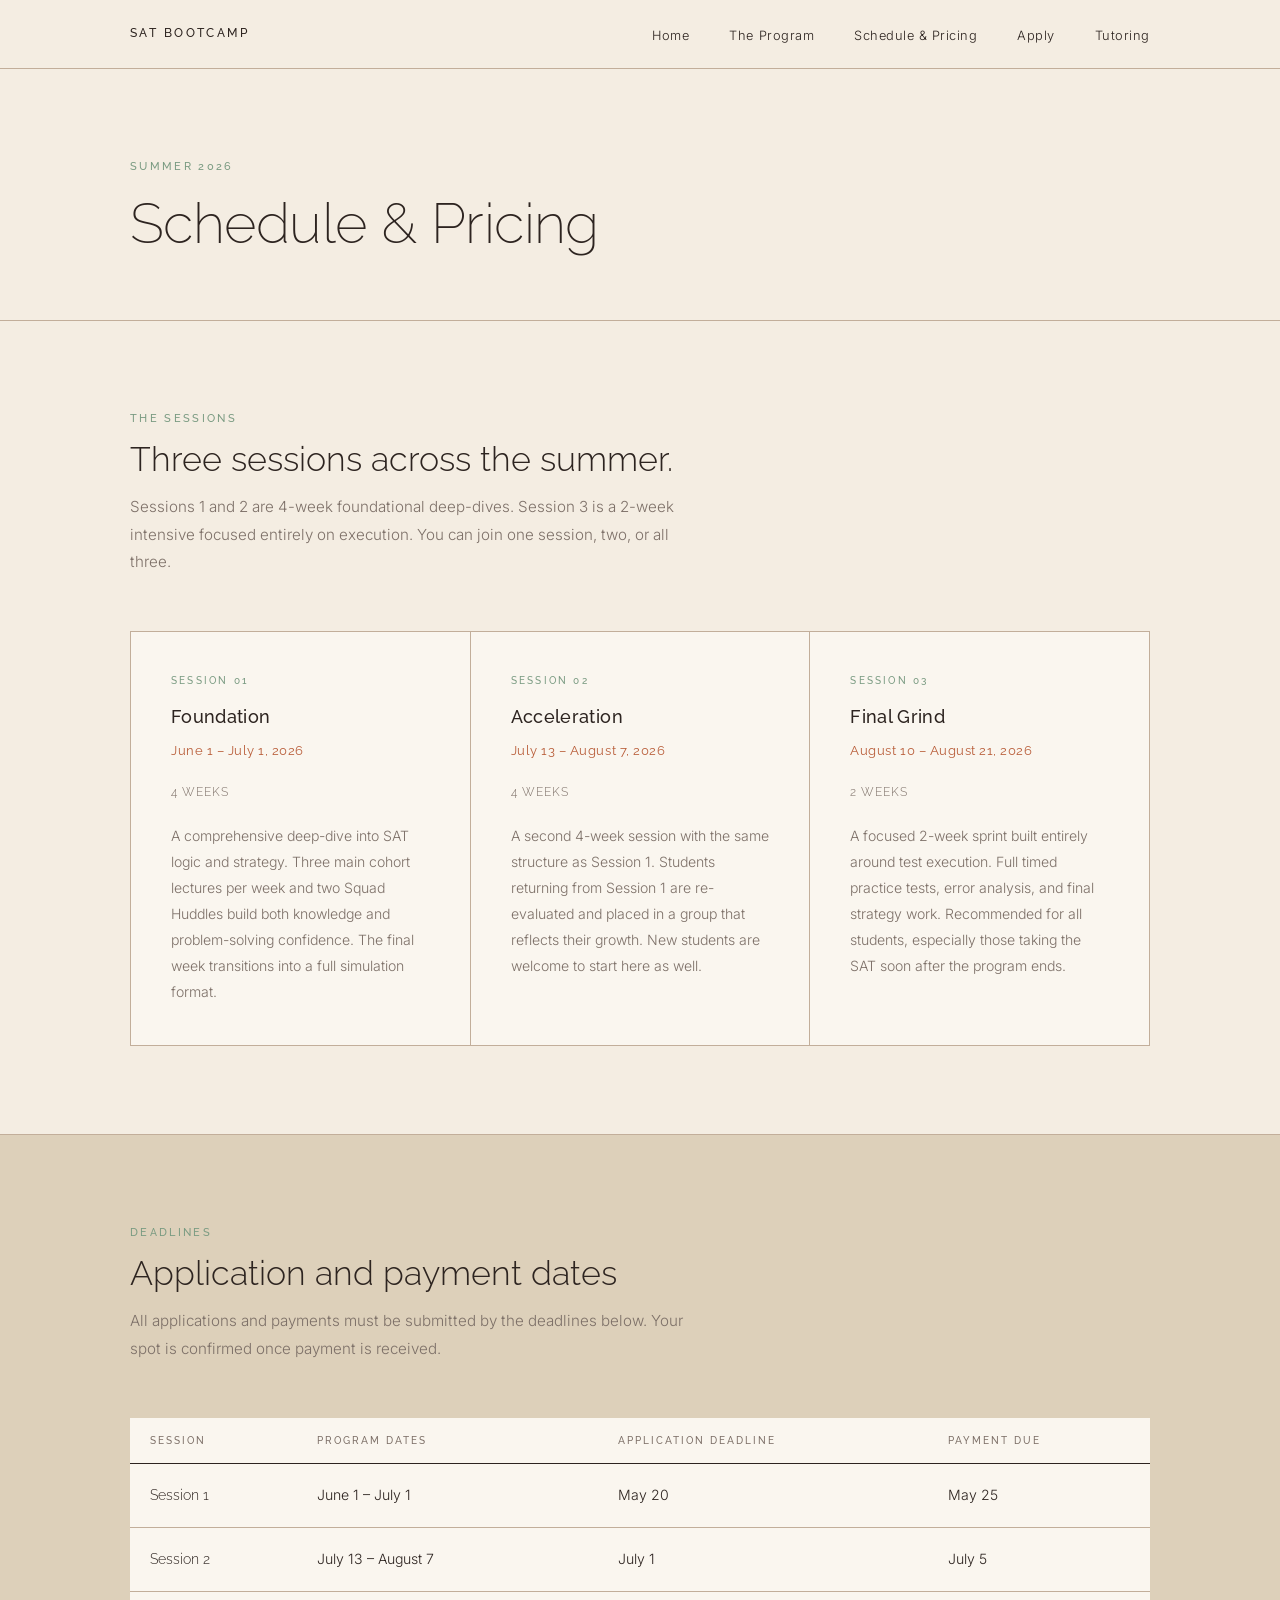
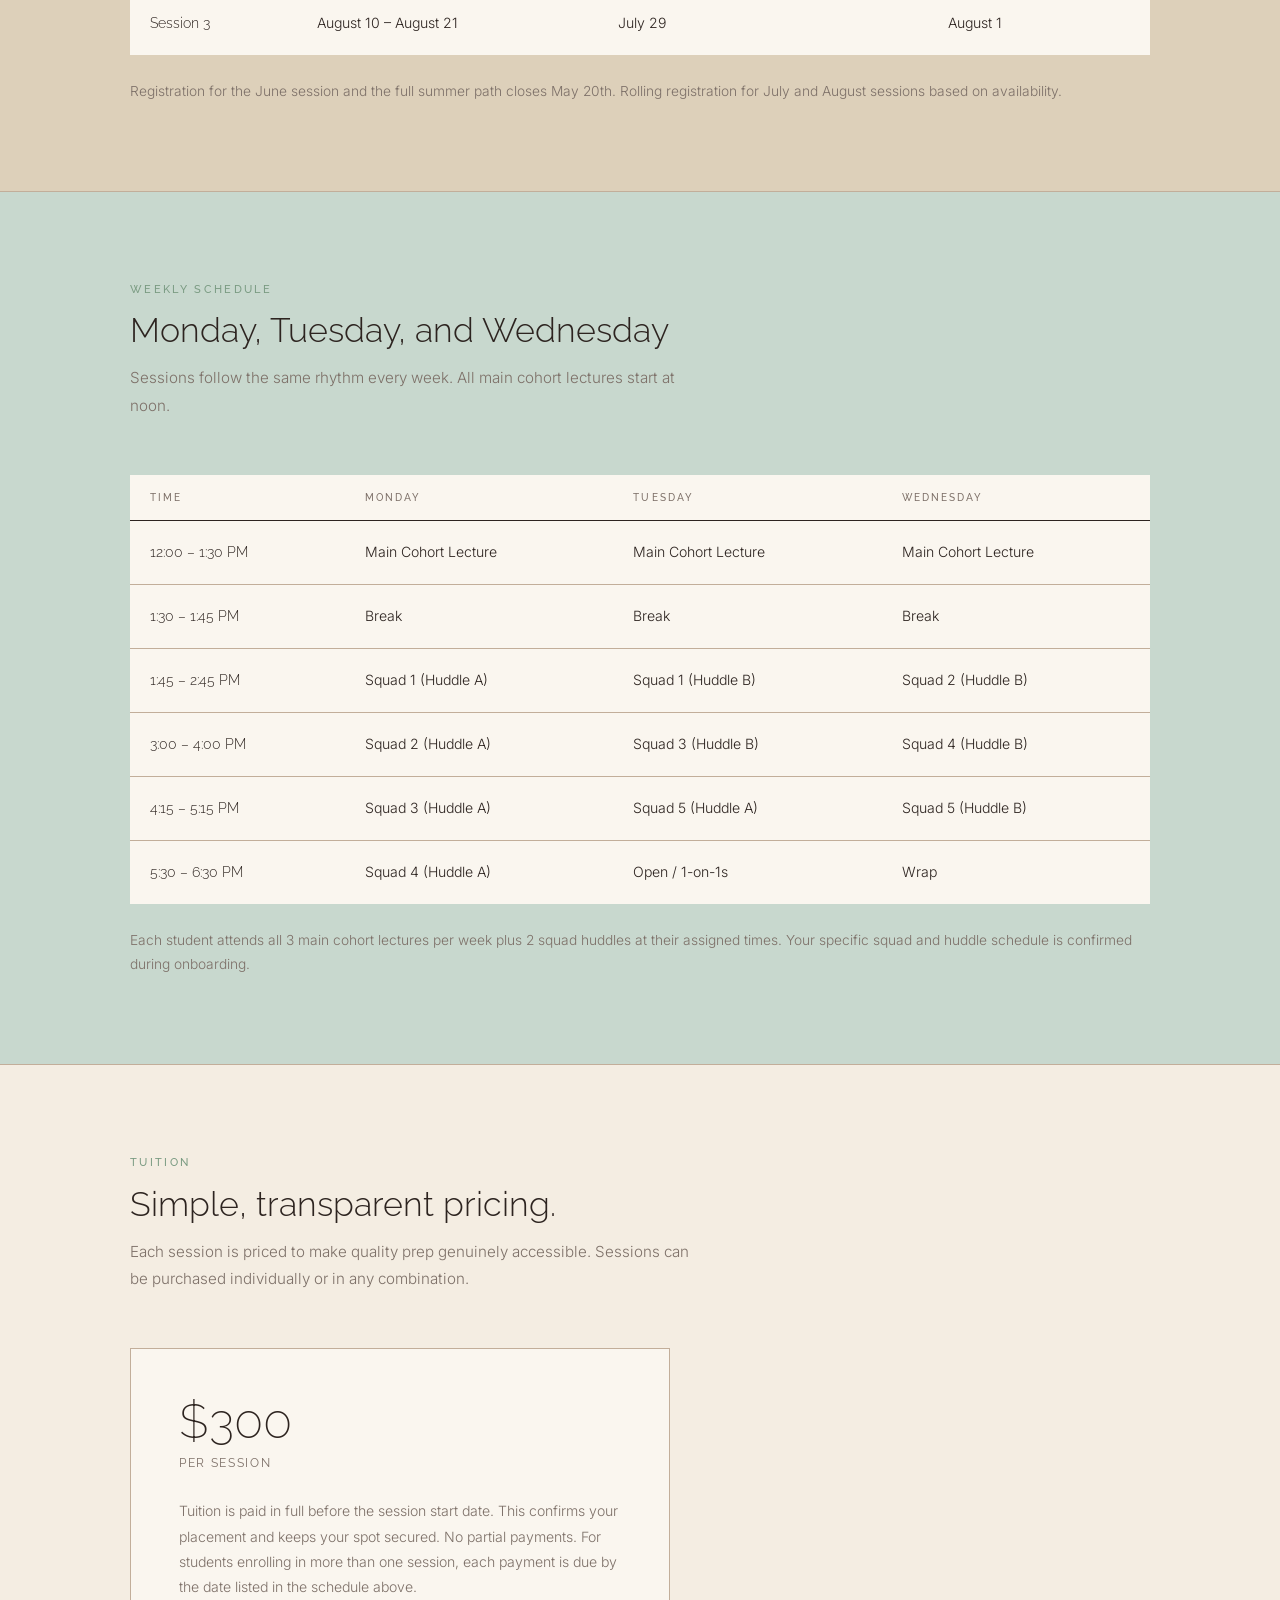
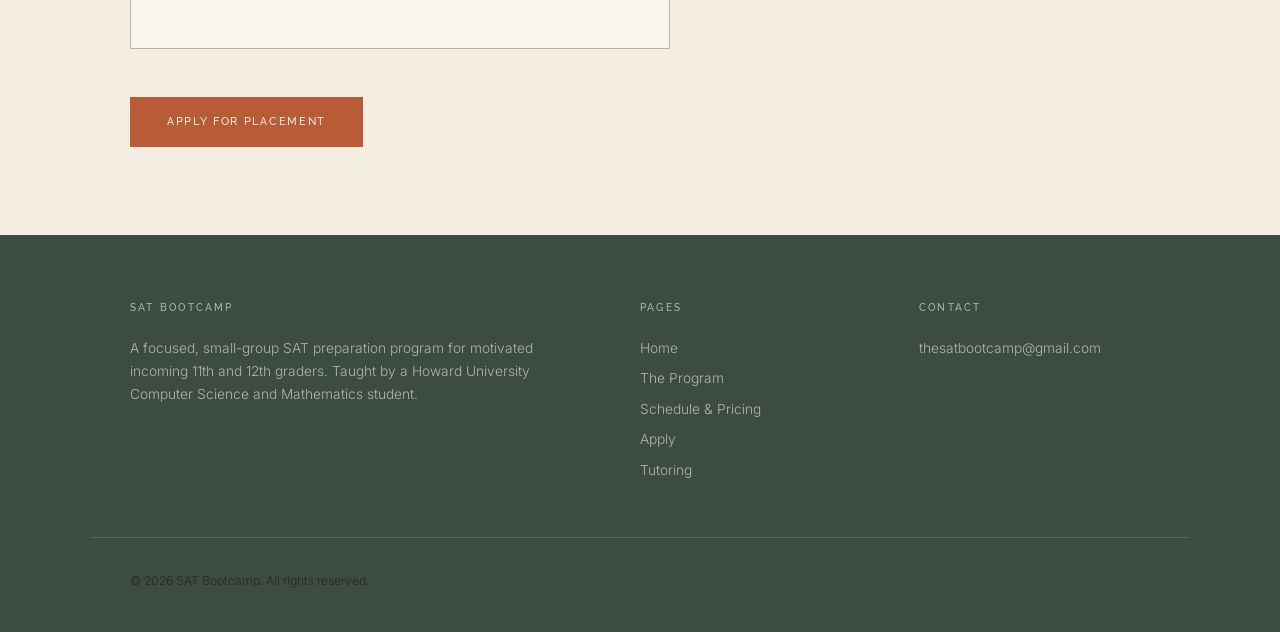
<file: schedule.html>
<!DOCTYPE html>
<html lang="en">
<head>
  <meta charset="UTF-8">
  <meta name="viewport" content="width=device-width, initial-scale=1.0">
  <title>Schedule &amp; Pricing - SAT Bootcamp</title>
  <link rel="preconnect" href="https://fonts.googleapis.com">
  <link rel="preconnect" href="https://fonts.gstatic.com" crossorigin>
  <link href="https://fonts.googleapis.com/css2?family=Raleway:wght@200;300;400;500&family=Inter:wght@300;400;500&display=swap" rel="stylesheet">
  <link rel="stylesheet" href="assets/css/styles.css">
</head>
<body>

  <header>
    <nav>
      <a href="index.html" class="nav-logo">SAT Bootcamp</a>
      <ul class="nav-links">
        <li><a href="index.html">Home</a></li>
        <li><a href="program.html">The Program</a></li>
        <li><a href="schedule.html">Schedule &amp; Pricing</a></li>
        <li><a href="apply.html">Apply</a></li>
        <li><a href="tutoring.html">Tutoring</a></li>
      </ul>
    </nav>
  </header>

  <!-- PAGE HEADER -->
  <section class="page-header">
    <div class="container">
      <span class="label">Summer 2026</span>
      <h1>Schedule &amp; Pricing</h1>
    </div>
  </section>

  <!-- SESSION OVERVIEW -->
  <section>
    <div class="container">
      <div class="section-header">
        <span class="label">The Sessions</span>
        <h2>Three sessions across the summer.</h2>
        <p>Sessions 1 and 2 are 4-week foundational deep-dives. Session 3 is a 2-week intensive focused entirely on execution. You can join one session, two, or all three.</p>
      </div>
      <div class="sessions-grid">
        <div class="session-card">
          <span class="session-num">Session 01</span>
          <h3>Foundation</h3>
          <p class="session-dates">June 1 &ndash; July 1, 2026</p>
          <p class="session-dur">4 Weeks</p>
          <p>A comprehensive deep-dive into SAT logic and strategy. Three main cohort lectures per week and two Squad Huddles build both knowledge and problem-solving confidence. The final week transitions into a full simulation format.</p>
        </div>
        <div class="session-card">
          <span class="session-num">Session 02</span>
          <h3>Acceleration</h3>
          <p class="session-dates">July 13 &ndash; August 7, 2026</p>
          <p class="session-dur">4 Weeks</p>
          <p>A second 4-week session with the same structure as Session 1. Students returning from Session 1 are re-evaluated and placed in a group that reflects their growth. New students are welcome to start here as well.</p>
        </div>
        <div class="session-card">
          <span class="session-num">Session 03</span>
          <h3>Final Grind</h3>
          <p class="session-dates">August 10 &ndash; August 21, 2026</p>
          <p class="session-dur">2 Weeks</p>
          <p>A focused 2-week sprint built entirely around test execution. Full timed practice tests, error analysis, and final strategy work. Recommended for all students, especially those taking the SAT soon after the program ends.</p>
        </div>
      </div>
    </div>
  </section>

  <hr class="rule">

  <!-- MASTER SCHEDULE TABLE -->
  <section class="alt">
    <div class="container">
      <div class="section-header">
        <span class="label">Deadlines</span>
        <h2>Application and payment dates</h2>
        <p>All applications and payments must be submitted by the deadlines below. Your spot is confirmed once payment is received.</p>
      </div>
      <table class="data-table">
        <thead>
          <tr>
            <th>Session</th>
            <th>Program Dates</th>
            <th>Application Deadline</th>
            <th>Payment Due</th>
          </tr>
        </thead>
        <tbody>
          <tr>
            <td class="td-session">Session 1</td>
            <td>June 1 &ndash; July 1</td>
            <td>May 20</td>
            <td>May 25</td>
          </tr>
          <tr>
            <td class="td-session">Session 2</td>
            <td>July 13 &ndash; August 7</td>
            <td>July 1</td>
            <td>July 5</td>
          </tr>
          <tr>
            <td class="td-session">Session 3</td>
            <td>August 10 &ndash; August 21</td>
            <td>July 29</td>
            <td>August 1</td>
          </tr>
        </tbody>
      </table>
      <p style="margin-top: 1.5rem; font-size: 0.86rem; color: var(--muted);">Registration for the June session and the full summer path closes May 20th. Rolling registration for July and August sessions based on availability.</p>
    </div>
  </section>

  <hr class="rule">

  <!-- WEEKLY SCHEDULE -->
  <section class="alt-sage">
    <div class="container">
      <div class="section-header">
        <span class="label">Weekly Schedule</span>
        <h2>Monday, Tuesday, and Wednesday</h2>
        <p>Sessions follow the same rhythm every week. All main cohort lectures start at noon.</p>
      </div>
      <table class="data-table">
        <thead>
          <tr>
            <th>Time</th>
            <th>Monday</th>
            <th>Tuesday</th>
            <th>Wednesday</th>
          </tr>
        </thead>
        <tbody>
          <tr>
            <td class="td-session">12:00 &ndash; 1:30 PM</td>
            <td>Main Cohort Lecture</td>
            <td>Main Cohort Lecture</td>
            <td>Main Cohort Lecture</td>
          </tr>
          <tr>
            <td class="td-session">1:30 &ndash; 1:45 PM</td>
            <td>Break</td>
            <td>Break</td>
            <td>Break</td>
          </tr>
          <tr>
            <td class="td-session">1:45 &ndash; 2:45 PM</td>
            <td>Squad 1 (Huddle A)</td>
            <td>Squad 1 (Huddle B)</td>
            <td>Squad 2 (Huddle B)</td>
          </tr>
          <tr>
            <td class="td-session">3:00 &ndash; 4:00 PM</td>
            <td>Squad 2 (Huddle A)</td>
            <td>Squad 3 (Huddle B)</td>
            <td>Squad 4 (Huddle B)</td>
          </tr>
          <tr>
            <td class="td-session">4:15 &ndash; 5:15 PM</td>
            <td>Squad 3 (Huddle A)</td>
            <td>Squad 5 (Huddle A)</td>
            <td>Squad 5 (Huddle B)</td>
          </tr>
          <tr>
            <td class="td-session">5:30 &ndash; 6:30 PM</td>
            <td>Squad 4 (Huddle A)</td>
            <td>Open / 1-on-1s</td>
            <td>Wrap</td>
          </tr>
        </tbody>
      </table>
      <p style="margin-top: 1.5rem; font-size: 0.86rem; color: var(--muted);">Each student attends all 3 main cohort lectures per week plus 2 squad huddles at their assigned times. Your specific squad and huddle schedule is confirmed during onboarding.</p>
    </div>
  </section>

  <hr class="rule">

  <!-- PRICING -->
  <section>
    <div class="container">
      <div class="section-header">
        <span class="label">Tuition</span>
        <h2>Simple, transparent pricing.</h2>
        <p>Each session is priced to make quality prep genuinely accessible. Sessions can be purchased individually or in any combination.</p>
      </div>
      <div class="pricing-block">
        <p class="pricing-amount">$300</p>
        <span class="pricing-per">Per Session</span>
        <p class="pricing-note">Tuition is paid in full before the session start date. This confirms your placement and keeps your spot secured. No partial payments. For students enrolling in more than one session, each payment is due by the date listed in the schedule above.</p>
      </div>
      <div style="margin-top: 3rem;">
        <a href="apply.html" class="btn btn-primary">Apply for Placement</a>
      </div>
    </div>
  </section>

  <footer>
    <div class="footer-inner">
      <div class="footer-col">
        <h5>SAT Bootcamp</h5>
        <p>A focused, small-group SAT preparation program for motivated incoming 11th and 12th graders. Taught by a Howard University Computer Science and Mathematics student.</p>
      </div>
      <div class="footer-col">
        <h5>Pages</h5>
        <a href="index.html">Home</a>
        <a href="program.html">The Program</a>
        <a href="schedule.html">Schedule &amp; Pricing</a>
        <a href="apply.html">Apply</a>
        <a href="tutoring.html">Tutoring</a>
      </div>
      <div class="footer-col">
        <h5>Contact</h5>
        <a href="mailto:thesatbootcamp@gmail.com">thesatbootcamp@gmail.com</a>
      </div>
    </div>
    <div class="footer-bottom">
      <p>&copy; 2026 SAT Bootcamp. All rights reserved.</p>
    </div>
  </footer>

</body>
</html>
</file>
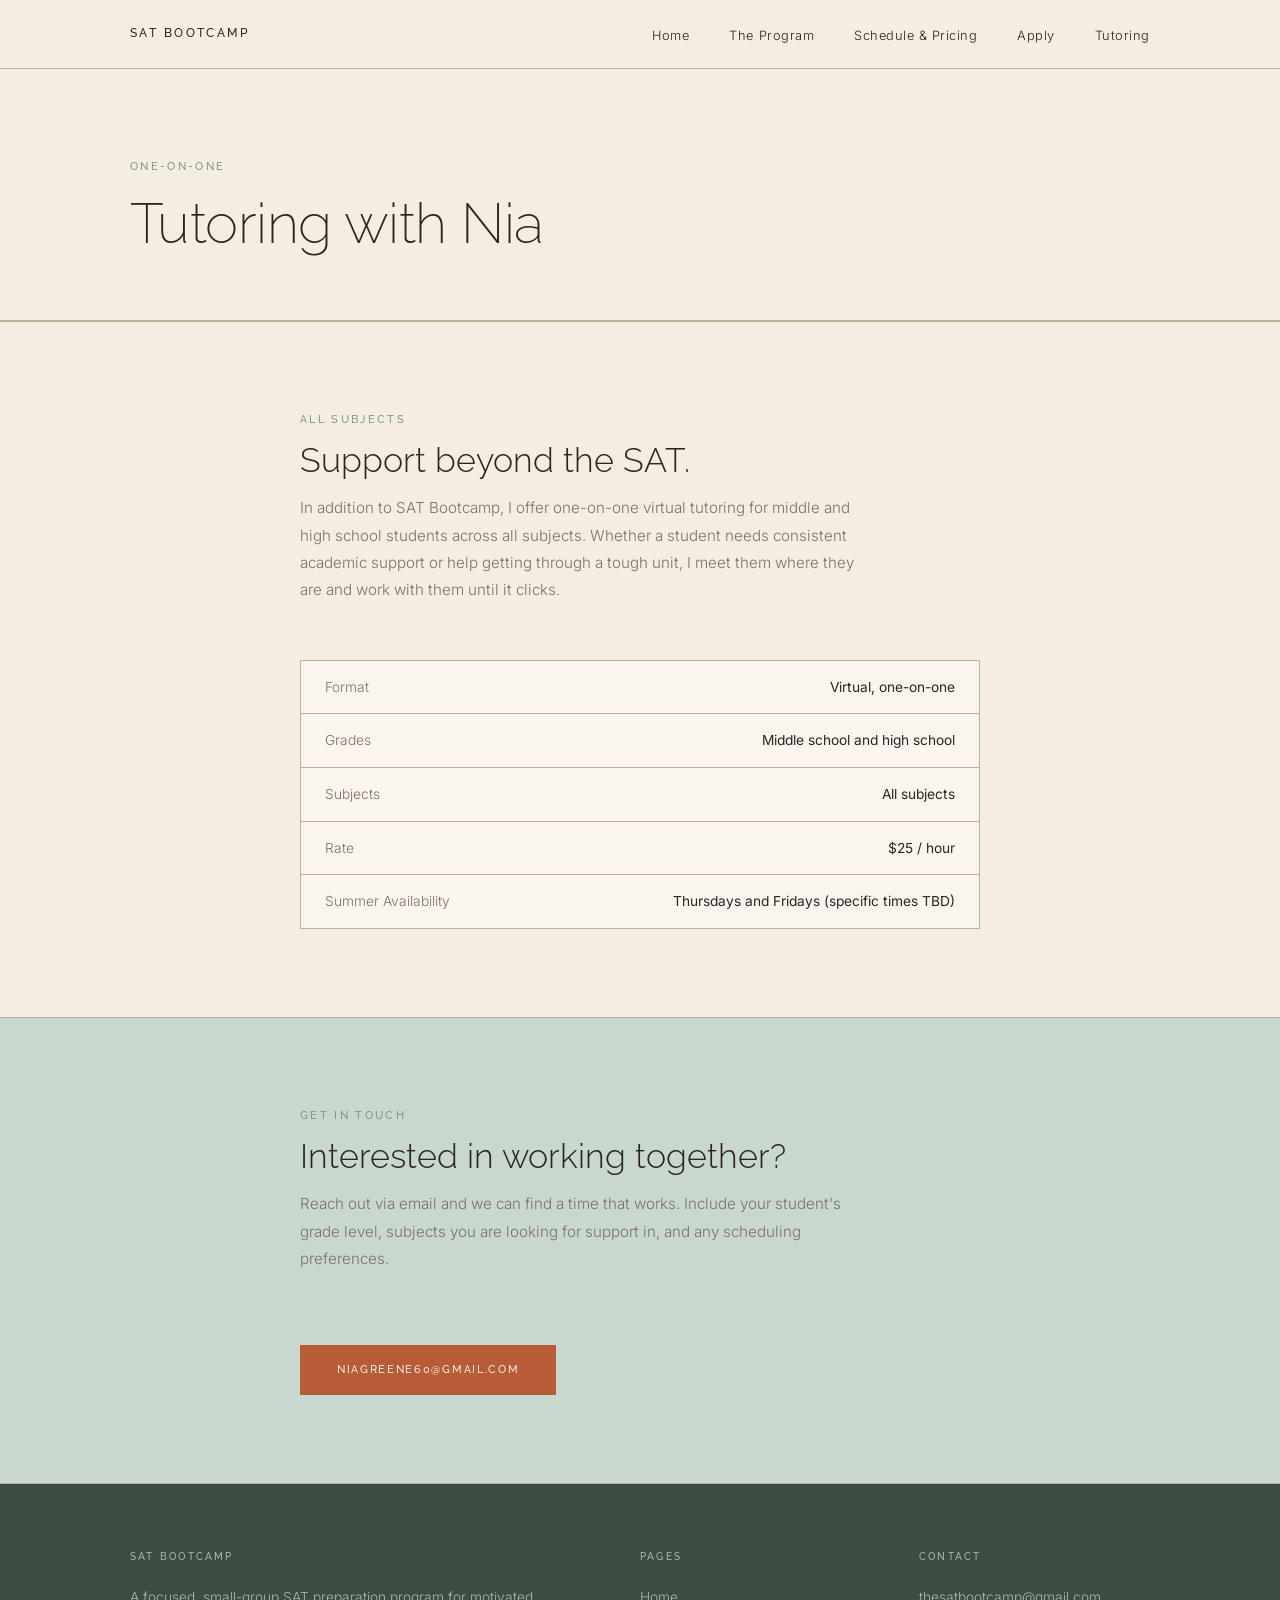
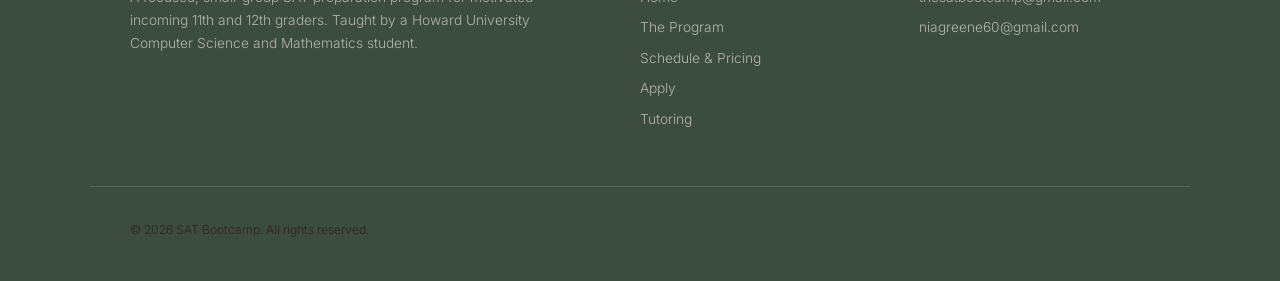
<file: tutoring.html>
<!DOCTYPE html>
<html lang="en">
<head>
  <meta charset="UTF-8">
  <meta name="viewport" content="width=device-width, initial-scale=1.0">
  <title>Tutoring - Nia Greene</title>
  <link rel="preconnect" href="https://fonts.googleapis.com">
  <link rel="preconnect" href="https://fonts.gstatic.com" crossorigin>
  <link href="https://fonts.googleapis.com/css2?family=Raleway:wght@200;300;400;500&family=Inter:wght@300;400;500&display=swap" rel="stylesheet">
  <link rel="stylesheet" href="assets/css/styles.css">
</head>
<body>

  <header>
    <nav>
      <a href="index.html" class="nav-logo">SAT Bootcamp</a>
      <ul class="nav-links">
        <li><a href="index.html">Home</a></li>
        <li><a href="program.html">The Program</a></li>
        <li><a href="schedule.html">Schedule &amp; Pricing</a></li>
        <li><a href="apply.html">Apply</a></li>
        <li><a href="tutoring.html">Tutoring</a></li>
      </ul>
    </nav>
  </header>

  <!-- PAGE HEADER -->
  <section class="page-header">
    <div class="container">
      <span class="label">One-on-One</span>
      <h1>Tutoring with Nia</h1>
    </div>
  </section>

  <hr class="rule">

  <!-- INTRO -->
  <section>
    <div class="container" style="max-width: 760px;">
      <div class="section-header">
        <span class="label">All Subjects</span>
        <h2>Support beyond the SAT.</h2>
        <p>In addition to SAT Bootcamp, I offer one-on-one virtual tutoring for middle and high school students across all subjects. Whether a student needs consistent academic support or help getting through a tough unit, I meet them where they are and work with them until it clicks.</p>
      </div>

      <div class="credentials-block" style="margin-top: 2rem;">
        <div class="credential-line">
          <span class="credential-key">Format</span>
          <span class="credential-val">Virtual, one-on-one</span>
        </div>
        <div class="credential-line">
          <span class="credential-key">Grades</span>
          <span class="credential-val">Middle school and high school</span>
        </div>
        <div class="credential-line">
          <span class="credential-key">Subjects</span>
          <span class="credential-val">All subjects</span>
        </div>
        <div class="credential-line">
          <span class="credential-key">Rate</span>
          <span class="credential-val">$25 / hour</span>
        </div>
        <div class="credential-line">
          <span class="credential-key">Summer Availability</span>
          <span class="credential-val">Thursdays and Fridays (specific times TBD)</span>
        </div>
      </div>
    </div>
  </section>

  <hr class="rule">

  <!-- CTA -->
  <section class="alt-sage">
    <div class="container" style="max-width: 760px;">
      <div class="section-header">
        <span class="label">Get in Touch</span>
        <h2>Interested in working together?</h2>
        <p>Reach out via email and we can find a time that works. Include your student's grade level, subjects you are looking for support in, and any scheduling preferences.</p>
      </div>
      <a href="mailto:niagreene60@gmail.com" class="btn btn-primary" style="margin-top: 1rem;">niagreene60@gmail.com</a>
    </div>
  </section>

  <hr class="rule">

  <footer>
    <div class="footer-inner">
      <div class="footer-col">
        <h5>SAT Bootcamp</h5>
        <p>A focused, small-group SAT preparation program for motivated incoming 11th and 12th graders. Taught by a Howard University Computer Science and Mathematics student.</p>
      </div>
      <div class="footer-col">
        <h5>Pages</h5>
        <a href="index.html">Home</a>
        <a href="program.html">The Program</a>
        <a href="schedule.html">Schedule &amp; Pricing</a>
        <a href="apply.html">Apply</a>
        <a href="tutoring.html">Tutoring</a>
      </div>
      <div class="footer-col">
        <h5>Contact</h5>
        <a href="mailto:thesatbootcamp@gmail.com">thesatbootcamp@gmail.com</a>
        <a href="mailto:niagreene60@gmail.com">niagreene60@gmail.com</a>
      </div>
    </div>
    <div class="footer-bottom">
      <p>&copy; 2026 SAT Bootcamp. All rights reserved.</p>
    </div>
  </footer>

</body>
</html>
</file>
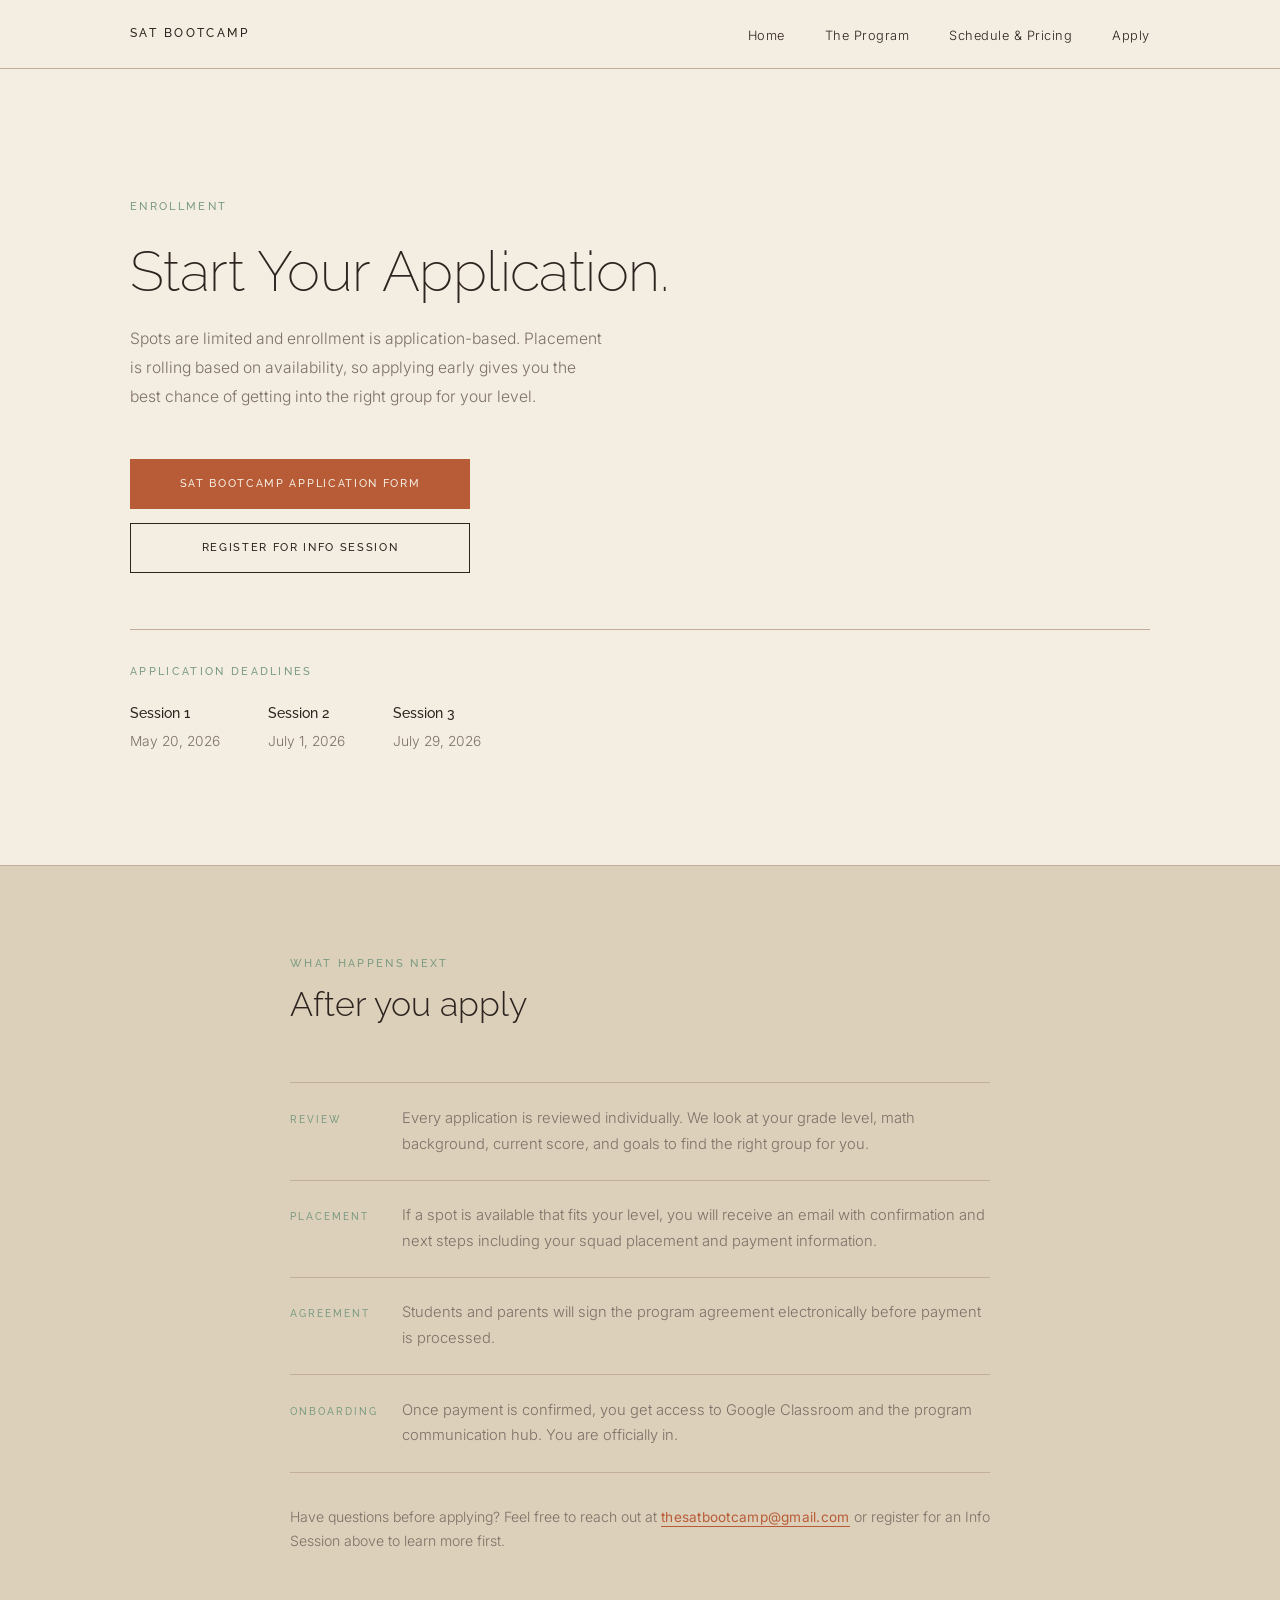
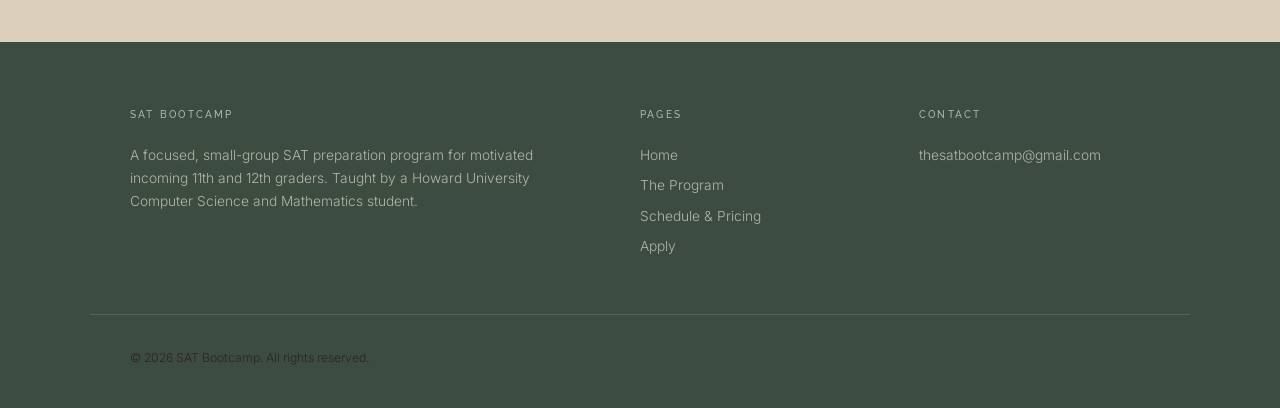
<file: website/apply.html>
<!DOCTYPE html>
<html lang="en">
<head>
  <meta charset="UTF-8">
  <meta name="viewport" content="width=device-width, initial-scale=1.0">
  <title>Apply - SAT Bootcamp</title>
  <link rel="preconnect" href="https://fonts.googleapis.com">
  <link rel="preconnect" href="https://fonts.gstatic.com" crossorigin>
  <link href="https://fonts.googleapis.com/css2?family=Raleway:wght@200;300;400;500&family=Inter:wght@300;400;500&display=swap" rel="stylesheet">
  <link rel="stylesheet" href="assets/css/styles.css">
</head>
<body>

  <header>
    <nav>
      <a href="index.html" class="nav-logo">SAT Bootcamp</a>
      <ul class="nav-links">
        <li><a href="index.html">Home</a></li>
        <li><a href="program.html">The Program</a></li>
        <li><a href="schedule.html">Schedule &amp; Pricing</a></li>
        <li><a href="apply.html">Apply</a></li>
      </ul>
    </nav>
  </header>

  <!-- APPLY HERO -->
  <section class="apply-hero">
    <div class="container">
      <span class="label">Enrollment</span>
      <h1>Start Your Application.</h1>
      <p class="apply-sub">Spots are limited and enrollment is application-based. Placement is rolling based on availability, so applying early gives you the best chance of getting into the right group for your level.</p>
      <div class="apply-btns">
        <a href="https://forms.gle/zcNBVp1nxE4sBF29A" class="btn btn-primary" target="_blank" rel="noopener">SAT Bootcamp Application Form</a>
        <a href="https://docs.google.com/forms/d/e/1FAIpQLSdUJ6N_STdA1NF8hfhPE3LGIF4_JZMxREQfnssvPuus3bGI8A/viewform?usp=dialog" class="btn btn-outline" target="_blank" rel="noopener">Register for Info Session</a>
      </div>
      <div class="apply-deadlines">
        <span class="label">Application Deadlines</span>
        <div class="deadline-row">
          <div class="deadline-item">
            <span class="deadline-session">Session 1</span>
            <span class="deadline-date">May 20, 2026</span>
          </div>
          <div class="deadline-item">
            <span class="deadline-session">Session 2</span>
            <span class="deadline-date">July 1, 2026</span>
          </div>
          <div class="deadline-item">
            <span class="deadline-session">Session 3</span>
            <span class="deadline-date">July 29, 2026</span>
          </div>
        </div>
      </div>
    </div>
  </section>

  <hr class="rule">

  <!-- WHAT TO EXPECT -->
  <section class="alt">
    <div class="container--narrow">
      <div class="section-header">
        <span class="label">What Happens Next</span>
        <h2>After you apply</h2>
      </div>
      <ul class="req-list">
        <li class="req-item">
          <span class="req-marker">Review</span>
          <span class="req-text">Every application is reviewed individually. We look at your grade level, math background, current score, and goals to find the right group for you.</span>
        </li>
        <li class="req-item">
          <span class="req-marker">Placement</span>
          <span class="req-text">If a spot is available that fits your level, you will receive an email with confirmation and next steps including your squad placement and payment information.</span>
        </li>
        <li class="req-item">
          <span class="req-marker">Agreement</span>
          <span class="req-text">Students and parents will sign the program agreement electronically before payment is processed.</span>
        </li>
        <li class="req-item">
          <span class="req-marker">Onboarding</span>
          <span class="req-text">Once payment is confirmed, you get access to Google Classroom and the program communication hub. You are officially in.</span>
        </li>
      </ul>
      <p style="margin-top: 2rem; font-size: 0.88rem; color: var(--muted);">Have questions before applying? Feel free to reach out at <a href="mailto:thesatbootcamp@gmail.com" class="contact-link">thesatbootcamp@gmail.com</a> or register for an Info Session above to learn more first.</p>
    </div>
  </section>

  <footer>
    <div class="footer-inner">
      <div class="footer-col">
        <h5>SAT Bootcamp</h5>
        <p>A focused, small-group SAT preparation program for motivated incoming 11th and 12th graders. Taught by a Howard University Computer Science and Mathematics student.</p>
      </div>
      <div class="footer-col">
        <h5>Pages</h5>
        <a href="index.html">Home</a>
        <a href="program.html">The Program</a>
        <a href="schedule.html">Schedule &amp; Pricing</a>
        <a href="apply.html">Apply</a>
      </div>
      <div class="footer-col">
        <h5>Contact</h5>
        <a href="mailto:thesatbootcamp@gmail.com">thesatbootcamp@gmail.com</a>
      </div>
    </div>
    <div class="footer-bottom">
      <p>&copy; 2026 SAT Bootcamp. All rights reserved.</p>
    </div>
  </footer>

</body>
</html>
</file>
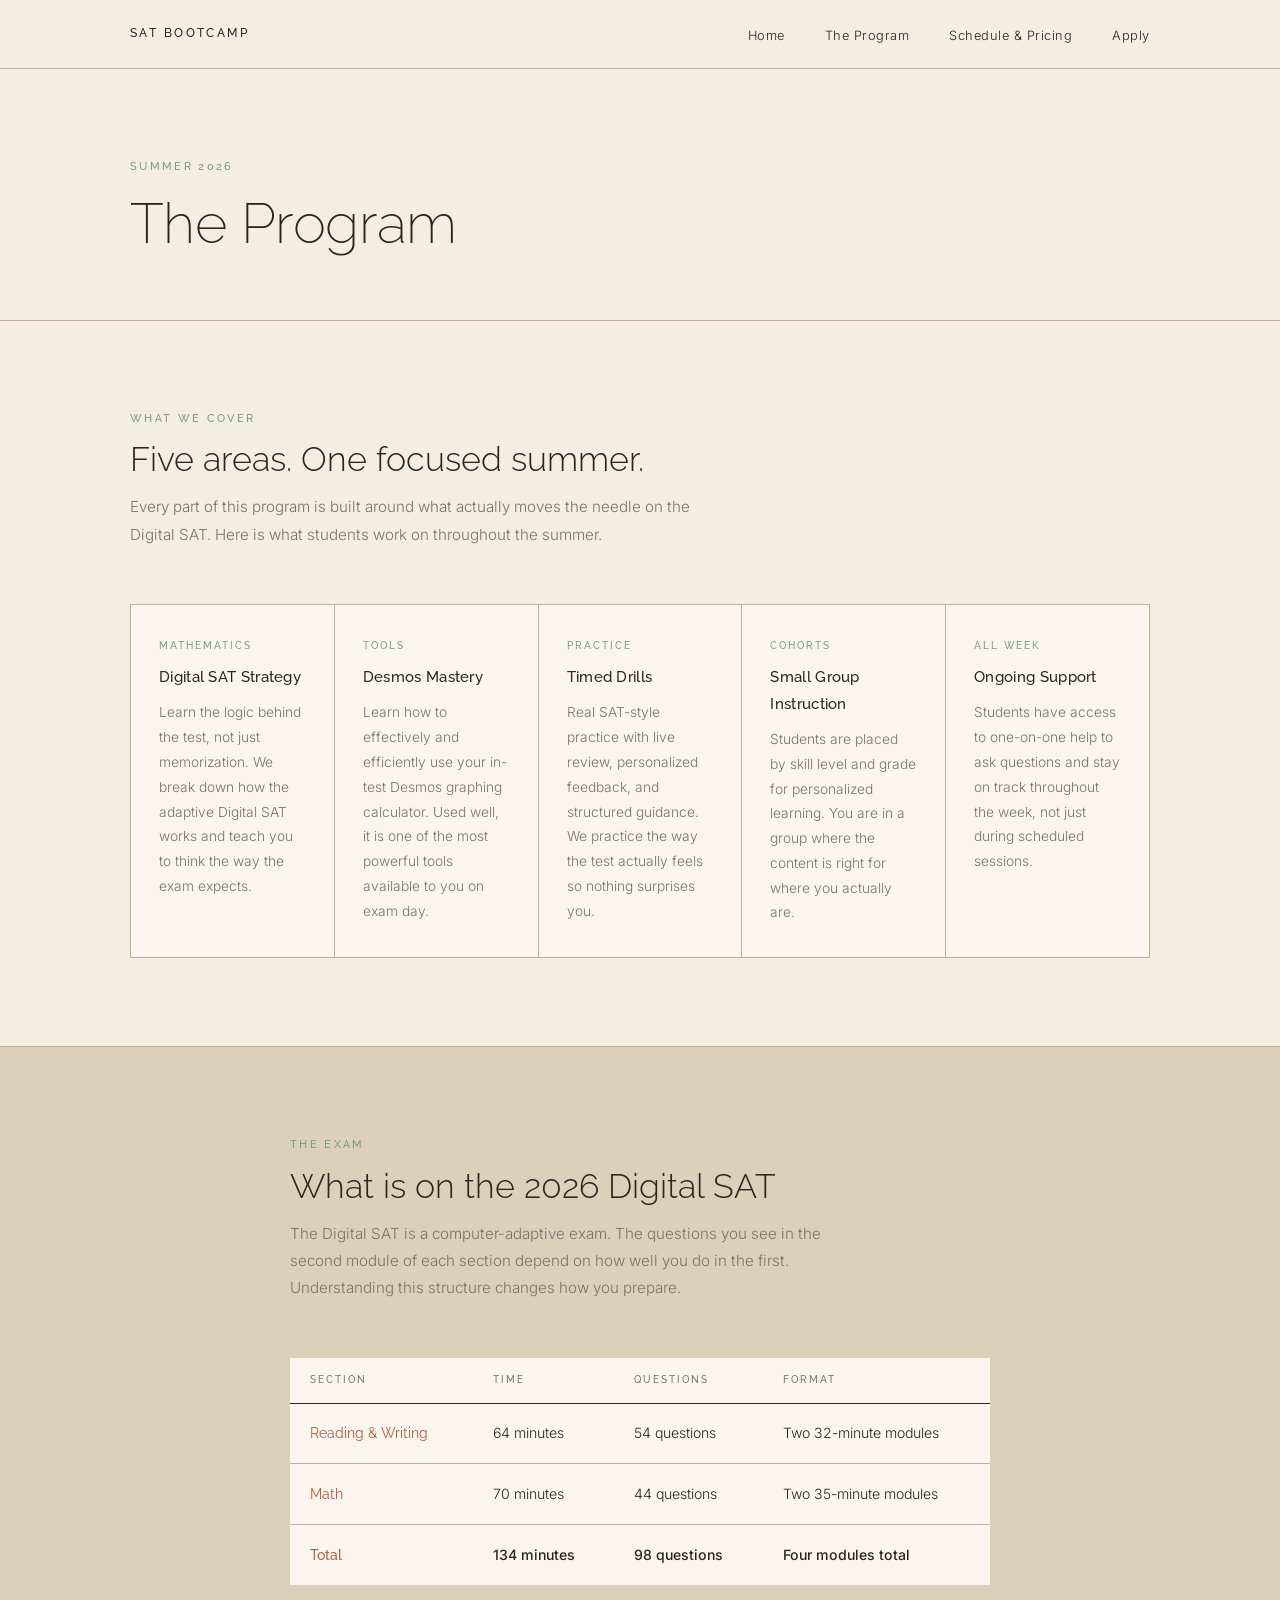
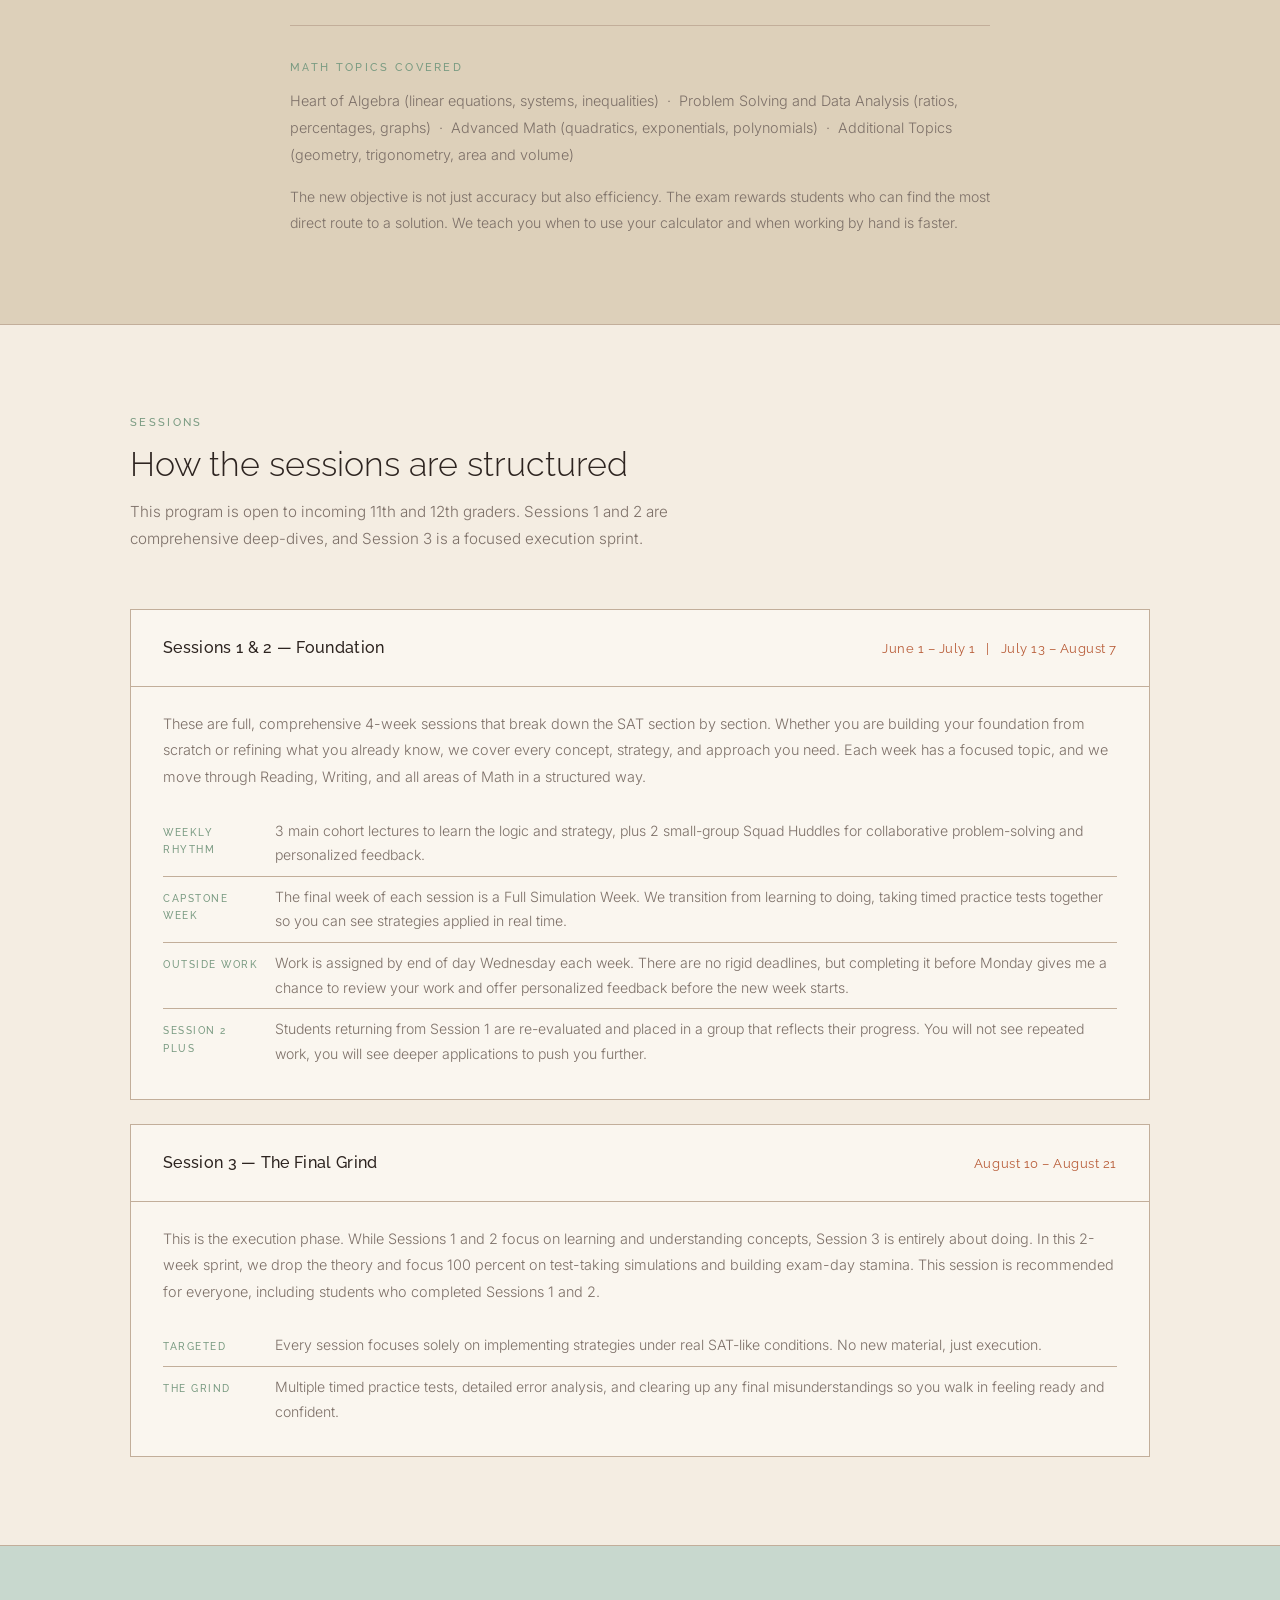
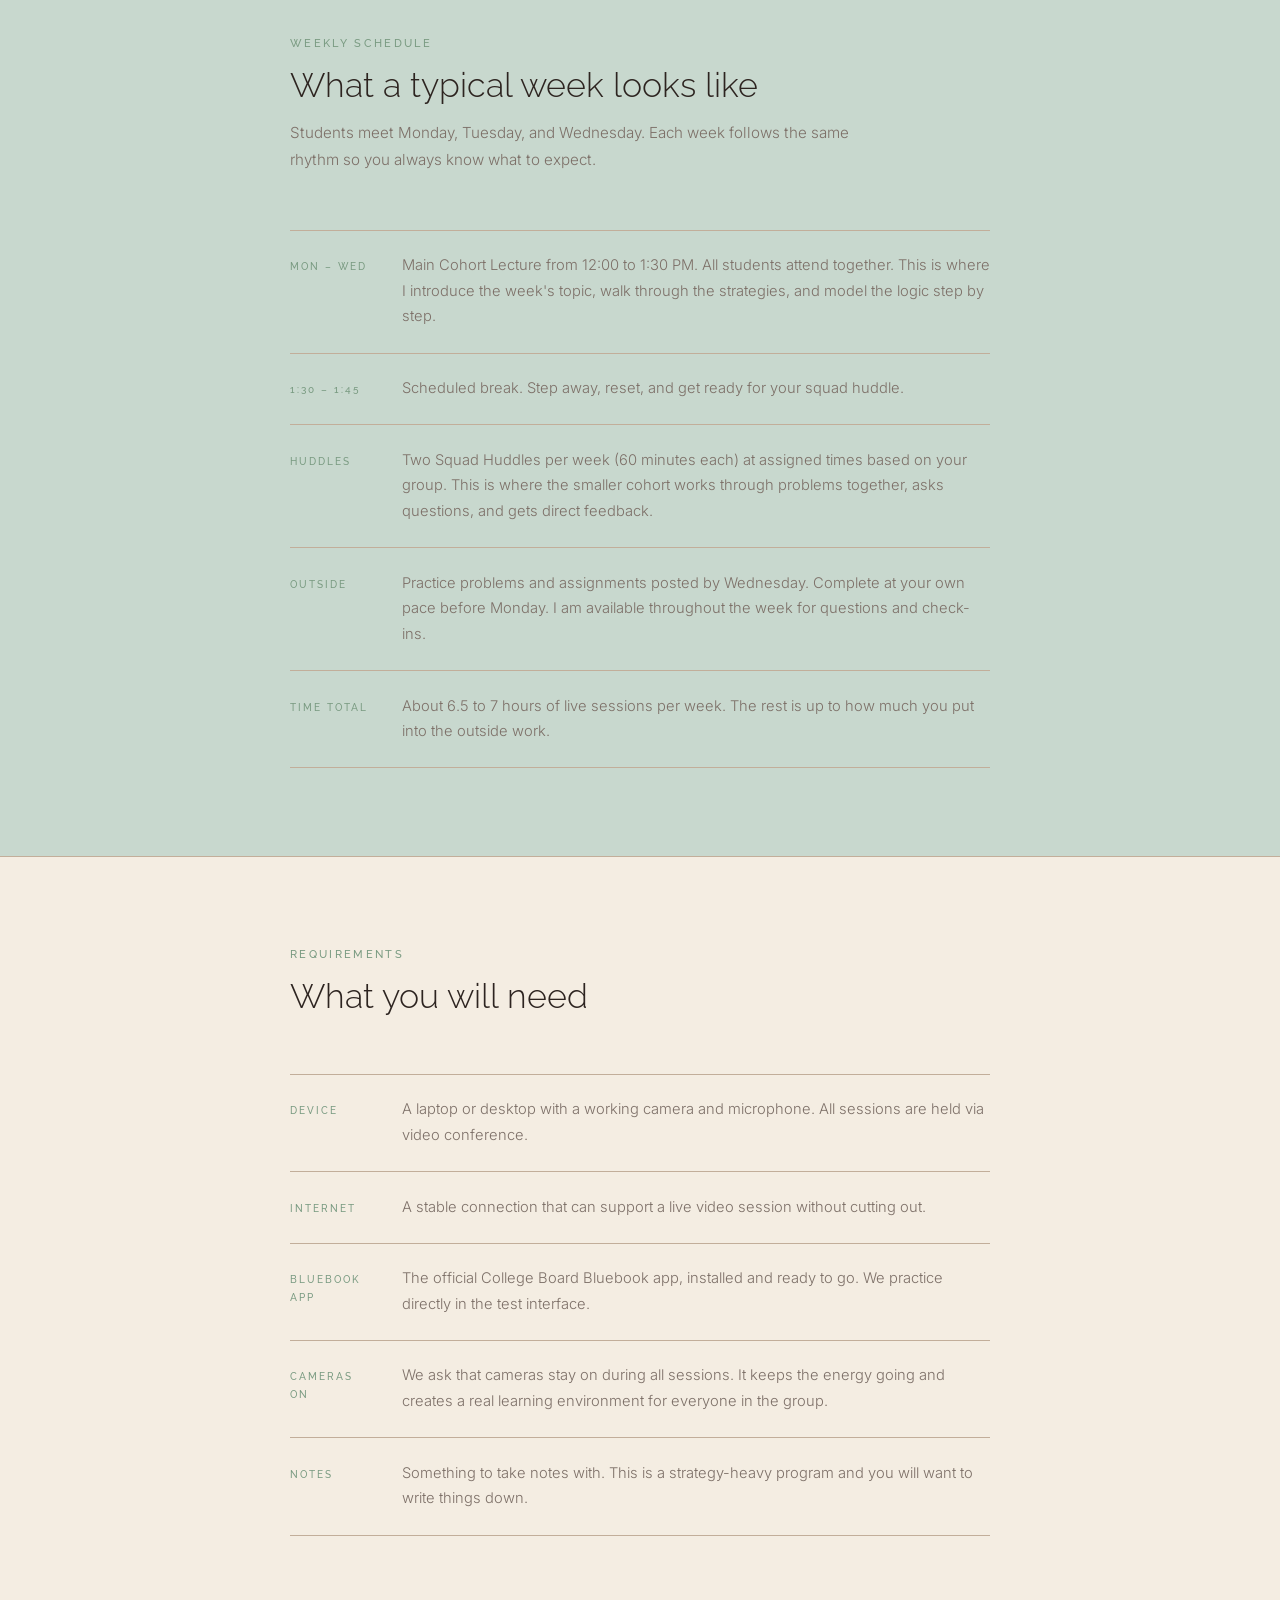
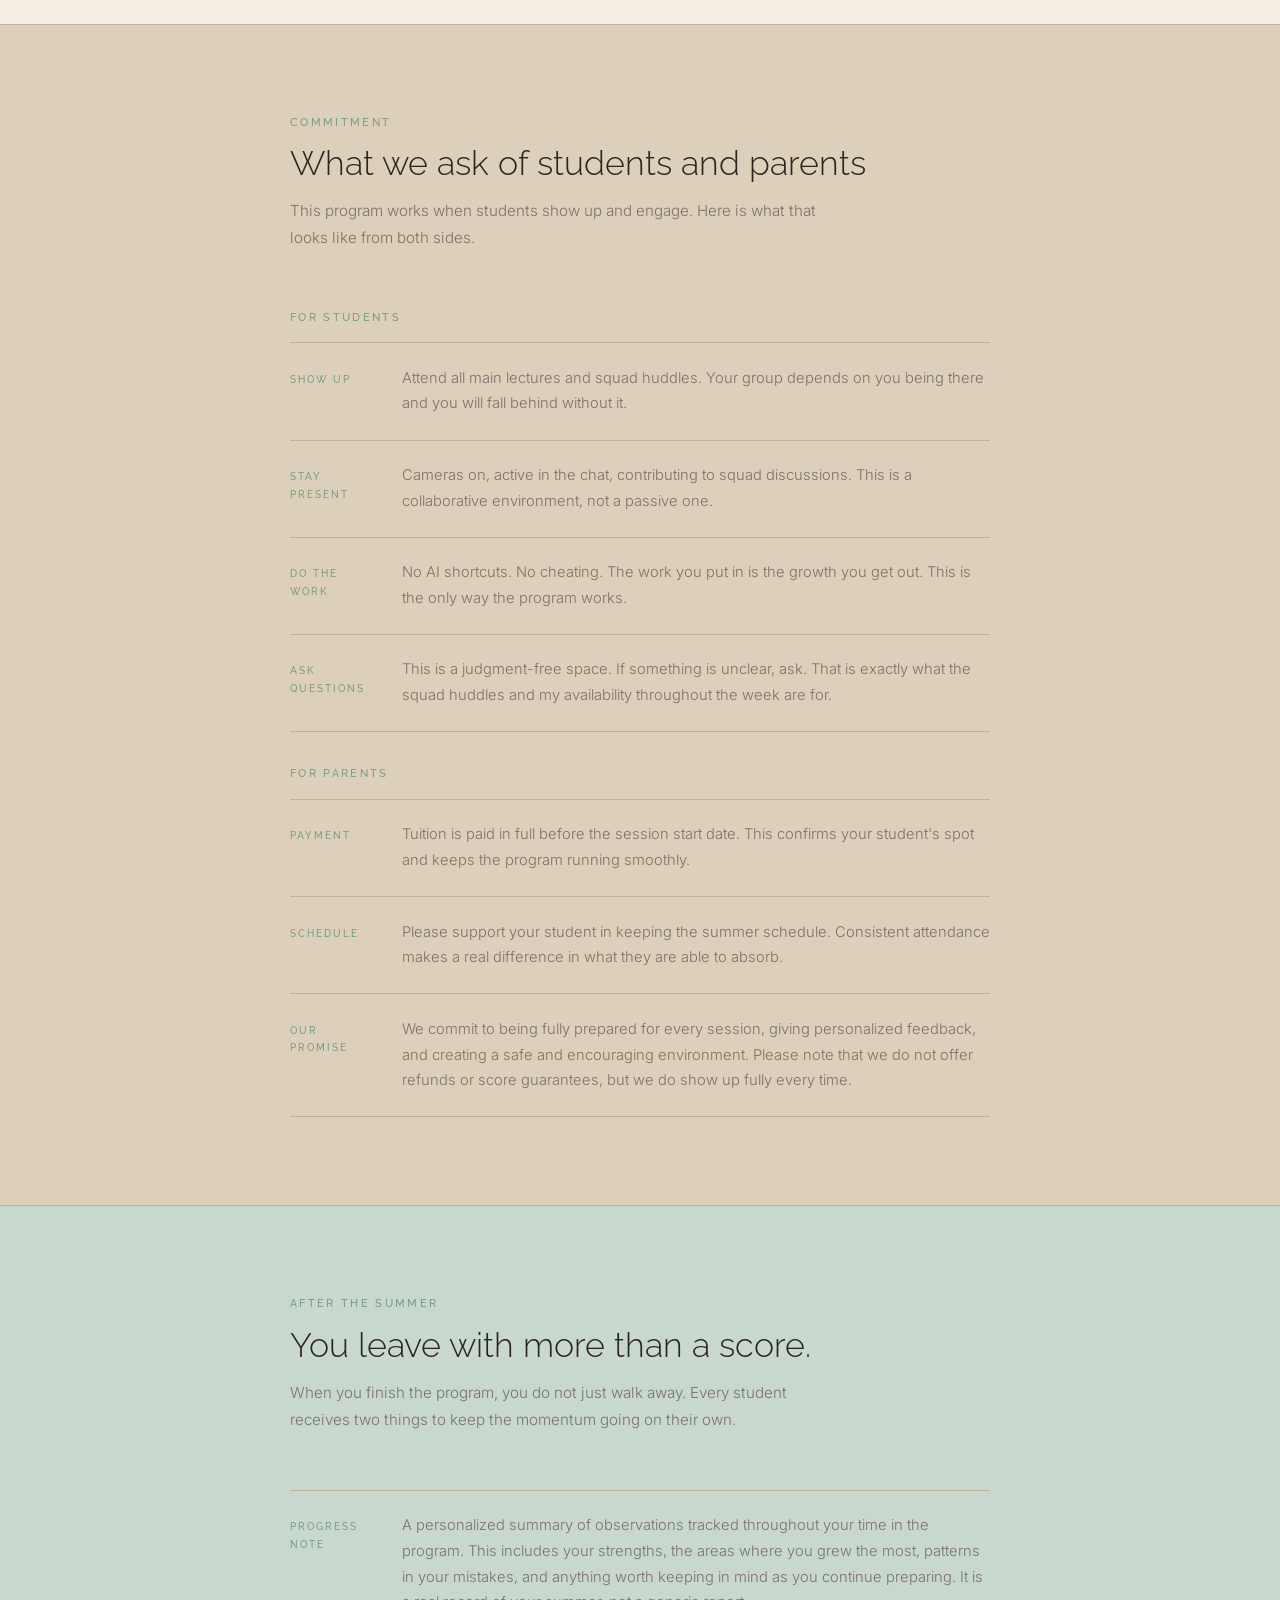
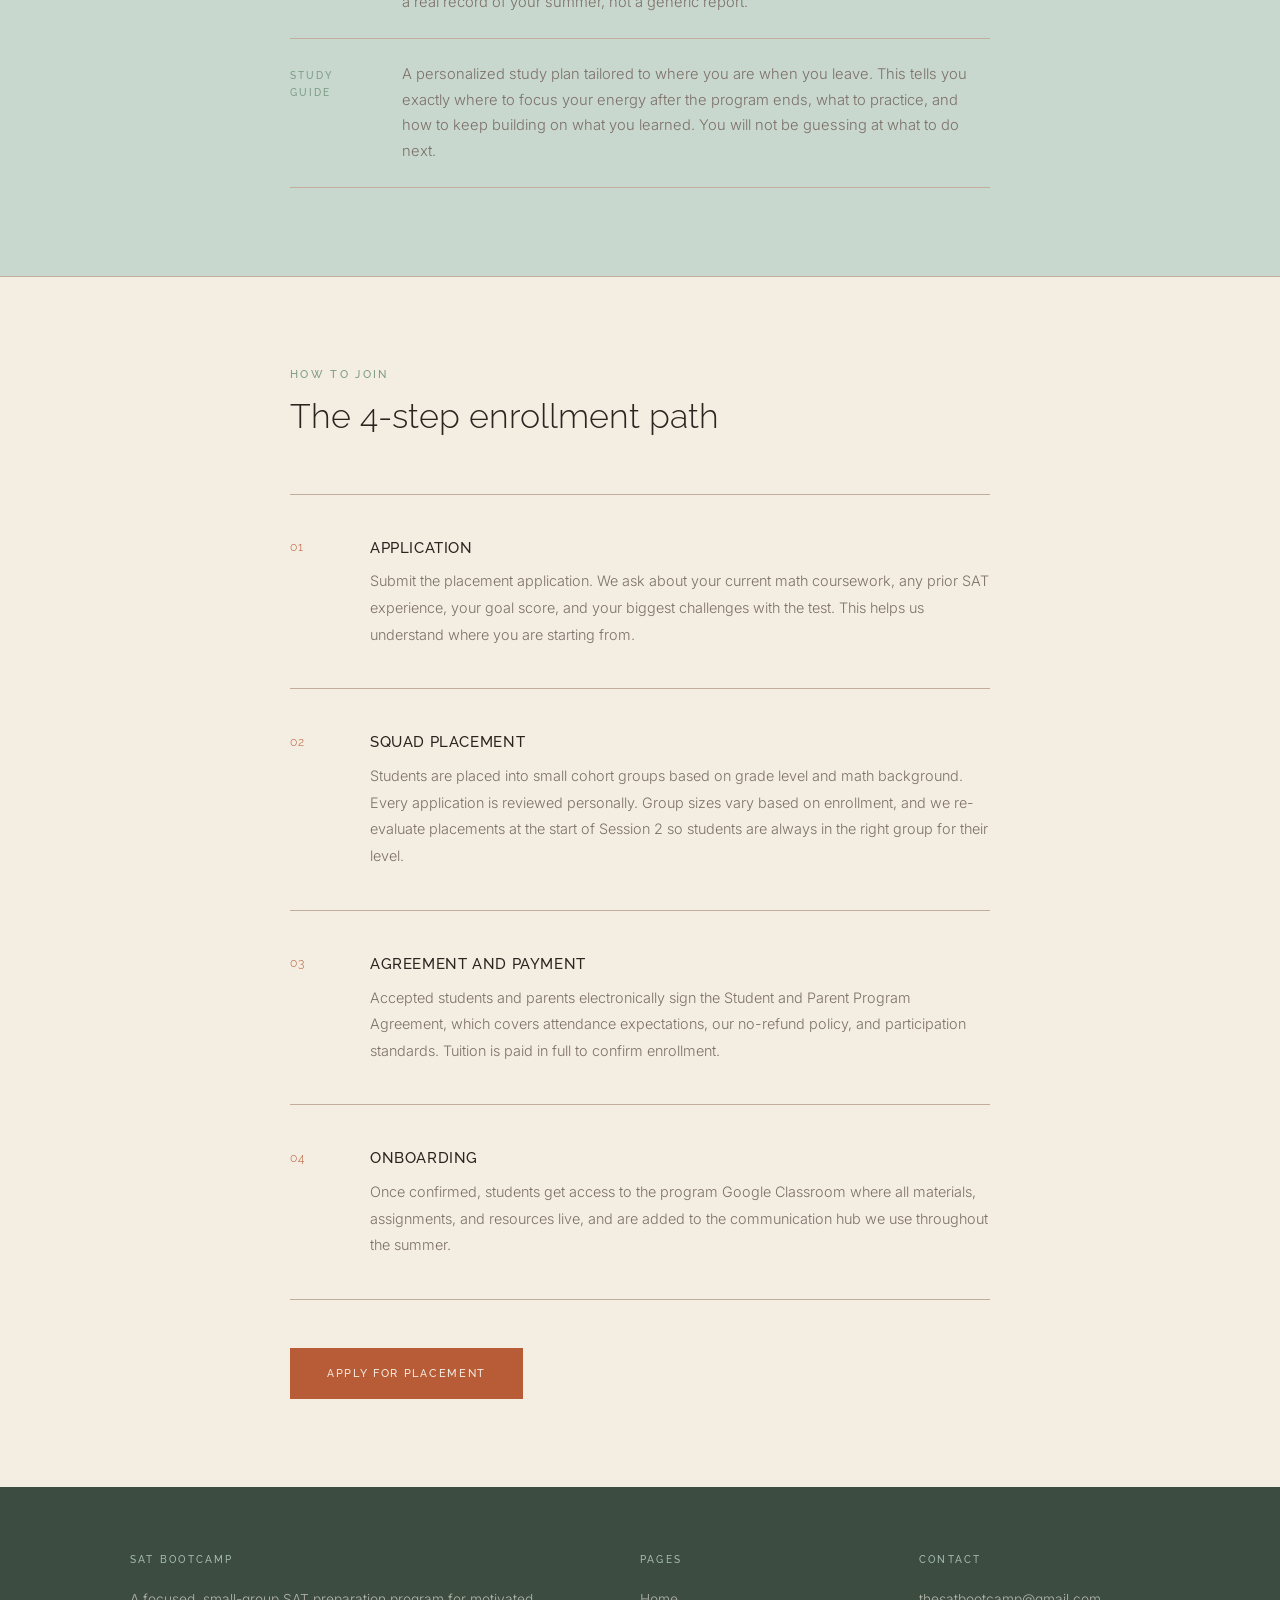
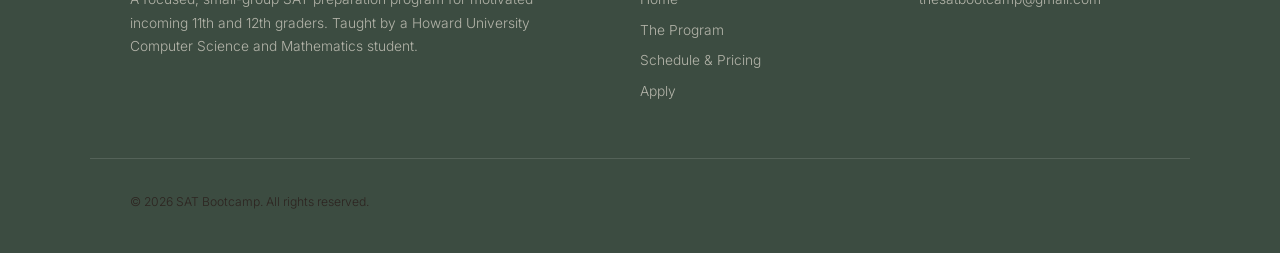
<file: website/program.html>
<!DOCTYPE html>
<html lang="en">
<head>
  <meta charset="UTF-8">
  <meta name="viewport" content="width=device-width, initial-scale=1.0">
  <title>The Program - SAT Bootcamp</title>
  <link rel="preconnect" href="https://fonts.googleapis.com">
  <link rel="preconnect" href="https://fonts.gstatic.com" crossorigin>
  <link href="https://fonts.googleapis.com/css2?family=Raleway:wght@200;300;400;500&family=Inter:wght@300;400;500&display=swap" rel="stylesheet">
  <link rel="stylesheet" href="assets/css/styles.css">
</head>
<body>

  <header>
    <nav>
      <a href="index.html" class="nav-logo">SAT Bootcamp</a>
      <ul class="nav-links">
        <li><a href="index.html">Home</a></li>
        <li><a href="program.html">The Program</a></li>
        <li><a href="schedule.html">Schedule &amp; Pricing</a></li>
        <li><a href="apply.html">Apply</a></li>
      </ul>
    </nav>
  </header>

  <!-- PAGE HEADER -->
  <section class="page-header">
    <div class="container">
      <span class="label">Summer 2026</span>
      <h1>The Program</h1>
    </div>
  </section>

  <!-- WHAT WE COVER — 5 pillars -->
  <section>
    <div class="container">
      <div class="section-header">
        <span class="label">What We Cover</span>
        <h2>Five areas. One focused summer.</h2>
        <p>Every part of this program is built around what actually moves the needle on the Digital SAT. Here is what students work on throughout the summer.</p>
      </div>
      <div class="feature-grid">
        <div class="feature-item">
          <span class="feature-label">Mathematics</span>
          <h3>Digital SAT Strategy</h3>
          <p>Learn the logic behind the test, not just memorization. We break down how the adaptive Digital SAT works and teach you to think the way the exam expects.</p>
        </div>
        <div class="feature-item">
          <span class="feature-label">Tools</span>
          <h3>Desmos Mastery</h3>
          <p>Learn how to effectively and efficiently use your in-test Desmos graphing calculator. Used well, it is one of the most powerful tools available to you on exam day.</p>
        </div>
        <div class="feature-item">
          <span class="feature-label">Practice</span>
          <h3>Timed Drills</h3>
          <p>Real SAT-style practice with live review, personalized feedback, and structured guidance. We practice the way the test actually feels so nothing surprises you.</p>
        </div>
        <div class="feature-item">
          <span class="feature-label">Cohorts</span>
          <h3>Small Group Instruction</h3>
          <p>Students are placed by skill level and grade for personalized learning. You are in a group where the content is right for where you actually are.</p>
        </div>
        <div class="feature-item">
          <span class="feature-label">All Week</span>
          <h3>Ongoing Support</h3>
          <p>Students have access to one-on-one help to ask questions and stay on track throughout the week, not just during scheduled sessions.</p>
        </div>
      </div>
    </div>
  </section>

  <hr class="rule">

  <!-- THE 2026 DIGITAL SAT -->
  <section class="alt">
    <div class="container--narrow">
      <div class="section-header">
        <span class="label">The Exam</span>
        <h2>What is on the 2026 Digital SAT</h2>
        <p>The Digital SAT is a computer-adaptive exam. The questions you see in the second module of each section depend on how well you do in the first. Understanding this structure changes how you prepare.</p>
      </div>
      <table class="exam-table">
        <thead>
          <tr>
            <th>Section</th>
            <th>Time</th>
            <th>Questions</th>
            <th>Format</th>
          </tr>
        </thead>
        <tbody>
          <tr>
            <td class="td-label">Reading &amp; Writing</td>
            <td>64 minutes</td>
            <td>54 questions</td>
            <td>Two 32-minute modules</td>
          </tr>
          <tr>
            <td class="td-label">Math</td>
            <td>70 minutes</td>
            <td>44 questions</td>
            <td>Two 35-minute modules</td>
          </tr>
          <tr>
            <td class="td-label">Total</td>
            <td>134 minutes</td>
            <td>98 questions</td>
            <td>Four modules total</td>
          </tr>
        </tbody>
      </table>
      <div style="margin-top: 2.5rem; border-top: 1px solid var(--rule); padding-top: 2rem;">
        <span class="label" style="margin-bottom: 0.75rem;">Math Topics Covered</span>
        <p style="font-size: 0.9rem; color: var(--muted); line-height: 1.85;">Heart of Algebra (linear equations, systems, inequalities) &nbsp;·&nbsp; Problem Solving and Data Analysis (ratios, percentages, graphs) &nbsp;·&nbsp; Advanced Math (quadratics, exponentials, polynomials) &nbsp;·&nbsp; Additional Topics (geometry, trigonometry, area and volume)</p>
        <p style="font-size: 0.88rem; color: var(--muted); margin-top: 1rem; line-height: 1.85;">The new objective is not just accuracy but also efficiency. The exam rewards students who can find the most direct route to a solution. We teach you when to use your calculator and when working by hand is faster.</p>
      </div>
    </div>
  </section>

  <hr class="rule">

  <!-- SESSION STRUCTURE -->
  <section>
    <div class="container">
      <div class="section-header">
        <span class="label">Sessions</span>
        <h2>How the sessions are structured</h2>
        <p>This program is open to incoming 11th and 12th graders. Sessions 1 and 2 are comprehensive deep-dives, and Session 3 is a focused execution sprint.</p>
      </div>

      <div class="session-block">
        <div class="session-block-header">
          <h3>Sessions 1 &amp; 2 &mdash; Foundation</h3>
          <span class="session-block-dates">June 1 &ndash; July 1 &nbsp;&nbsp;|&nbsp;&nbsp; July 13 &ndash; August 7</span>
        </div>
        <div class="session-block-body">
          <p>These are full, comprehensive 4-week sessions that break down the SAT section by section. Whether you are building your foundation from scratch or refining what you already know, we cover every concept, strategy, and approach you need. Each week has a focused topic, and we move through Reading, Writing, and all areas of Math in a structured way.</p>
          <ul class="session-detail-list">
            <li>
              <span class="detail-key">Weekly Rhythm</span>
              <span>3 main cohort lectures to learn the logic and strategy, plus 2 small-group Squad Huddles for collaborative problem-solving and personalized feedback.</span>
            </li>
            <li>
              <span class="detail-key">Capstone Week</span>
              <span>The final week of each session is a Full Simulation Week. We transition from learning to doing, taking timed practice tests together so you can see strategies applied in real time.</span>
            </li>
            <li>
              <span class="detail-key">Outside Work</span>
              <span>Work is assigned by end of day Wednesday each week. There are no rigid deadlines, but completing it before Monday gives me a chance to review your work and offer personalized feedback before the new week starts.</span>
            </li>
            <li>
              <span class="detail-key">Session 2 Plus</span>
              <span>Students returning from Session 1 are re-evaluated and placed in a group that reflects their progress. You will not see repeated work, you will see deeper applications to push you further.</span>
            </li>
          </ul>
        </div>
      </div>

      <div class="session-block">
        <div class="session-block-header">
          <h3>Session 3 &mdash; The Final Grind</h3>
          <span class="session-block-dates">August 10 &ndash; August 21</span>
        </div>
        <div class="session-block-body">
          <p>This is the execution phase. While Sessions 1 and 2 focus on learning and understanding concepts, Session 3 is entirely about doing. In this 2-week sprint, we drop the theory and focus 100 percent on test-taking simulations and building exam-day stamina. This session is recommended for everyone, including students who completed Sessions 1 and 2.</p>
          <ul class="session-detail-list">
            <li>
              <span class="detail-key">Targeted</span>
              <span>Every session focuses solely on implementing strategies under real SAT-like conditions. No new material, just execution.</span>
            </li>
            <li>
              <span class="detail-key">The Grind</span>
              <span>Multiple timed practice tests, detailed error analysis, and clearing up any final misunderstandings so you walk in feeling ready and confident.</span>
            </li>
          </ul>
        </div>
      </div>
    </div>
  </section>

  <hr class="rule">

  <!-- WEEKLY RHYTHM -->
  <section class="alt-sage">
    <div class="container--narrow">
      <div class="section-header">
        <span class="label">Weekly Schedule</span>
        <h2>What a typical week looks like</h2>
        <p>Students meet Monday, Tuesday, and Wednesday. Each week follows the same rhythm so you always know what to expect.</p>
      </div>
      <ul class="req-list">
        <li class="req-item">
          <span class="req-marker">Mon &ndash; Wed</span>
          <span class="req-text">Main Cohort Lecture from 12:00 to 1:30 PM. All students attend together. This is where I introduce the week's topic, walk through the strategies, and model the logic step by step.</span>
        </li>
        <li class="req-item">
          <span class="req-marker">1:30 &ndash; 1:45</span>
          <span class="req-text">Scheduled break. Step away, reset, and get ready for your squad huddle.</span>
        </li>
        <li class="req-item">
          <span class="req-marker">Huddles</span>
          <span class="req-text">Two Squad Huddles per week (60 minutes each) at assigned times based on your group. This is where the smaller cohort works through problems together, asks questions, and gets direct feedback.</span>
        </li>
        <li class="req-item">
          <span class="req-marker">Outside</span>
          <span class="req-text">Practice problems and assignments posted by Wednesday. Complete at your own pace before Monday. I am available throughout the week for questions and check-ins.</span>
        </li>
        <li class="req-item">
          <span class="req-marker">Time Total</span>
          <span class="req-text">About 6.5 to 7 hours of live sessions per week. The rest is up to how much you put into the outside work.</span>
        </li>
      </ul>
    </div>
  </section>

  <hr class="rule">

  <!-- WHAT YOU NEED -->
  <section>
    <div class="container--narrow">
      <div class="section-header">
        <span class="label">Requirements</span>
        <h2>What you will need</h2>
      </div>
      <ul class="req-list">
        <li class="req-item">
          <span class="req-marker">Device</span>
          <span class="req-text">A laptop or desktop with a working camera and microphone. All sessions are held via video conference.</span>
        </li>
        <li class="req-item">
          <span class="req-marker">Internet</span>
          <span class="req-text">A stable connection that can support a live video session without cutting out.</span>
        </li>
        <li class="req-item">
          <span class="req-marker">Bluebook App</span>
          <span class="req-text">The official College Board Bluebook app, installed and ready to go. We practice directly in the test interface.</span>
        </li>
        <li class="req-item">
          <span class="req-marker">Cameras On</span>
          <span class="req-text">We ask that cameras stay on during all sessions. It keeps the energy going and creates a real learning environment for everyone in the group.</span>
        </li>
        <li class="req-item">
          <span class="req-marker">Notes</span>
          <span class="req-text">Something to take notes with. This is a strategy-heavy program and you will want to write things down.</span>
        </li>
      </ul>
    </div>
  </section>

  <hr class="rule">

  <!-- COMMITMENT -->
  <section class="alt">
    <div class="container--narrow">
      <div class="section-header">
        <span class="label">Commitment</span>
        <h2>What we ask of students and parents</h2>
        <p>This program works when students show up and engage. Here is what that looks like from both sides.</p>
      </div>

      <div style="margin-bottom: 2rem;">
        <span class="label" style="margin-bottom: 1rem;">For Students</span>
        <ul class="req-list">
          <li class="req-item">
            <span class="req-marker">Show Up</span>
            <span class="req-text">Attend all main lectures and squad huddles. Your group depends on you being there and you will fall behind without it.</span>
          </li>
          <li class="req-item">
            <span class="req-marker">Stay Present</span>
            <span class="req-text">Cameras on, active in the chat, contributing to squad discussions. This is a collaborative environment, not a passive one.</span>
          </li>
          <li class="req-item">
            <span class="req-marker">Do the Work</span>
            <span class="req-text">No AI shortcuts. No cheating. The work you put in is the growth you get out. This is the only way the program works.</span>
          </li>
          <li class="req-item">
            <span class="req-marker">Ask Questions</span>
            <span class="req-text">This is a judgment-free space. If something is unclear, ask. That is exactly what the squad huddles and my availability throughout the week are for.</span>
          </li>
        </ul>
      </div>

      <div>
        <span class="label" style="margin-bottom: 1rem;">For Parents</span>
        <ul class="req-list">
          <li class="req-item">
            <span class="req-marker">Payment</span>
            <span class="req-text">Tuition is paid in full before the session start date. This confirms your student's spot and keeps the program running smoothly.</span>
          </li>
          <li class="req-item">
            <span class="req-marker">Schedule</span>
            <span class="req-text">Please support your student in keeping the summer schedule. Consistent attendance makes a real difference in what they are able to absorb.</span>
          </li>
          <li class="req-item">
            <span class="req-marker">Our Promise</span>
            <span class="req-text">We commit to being fully prepared for every session, giving personalized feedback, and creating a safe and encouraging environment. Please note that we do not offer refunds or score guarantees, but we do show up fully every time.</span>
          </li>
        </ul>
      </div>
    </div>
  </section>

  <hr class="rule">

  <!-- EXIT PLAN -->
  <section class="alt-sage">
    <div class="container--narrow">
      <div class="section-header">
        <span class="label">After the Summer</span>
        <h2>You leave with more than a score.</h2>
        <p>When you finish the program, you do not just walk away. Every student receives two things to keep the momentum going on their own.</p>
      </div>
      <ul class="req-list">
        <li class="req-item">
          <span class="req-marker">Progress Note</span>
          <span class="req-text">A personalized summary of observations tracked throughout your time in the program. This includes your strengths, the areas where you grew the most, patterns in your mistakes, and anything worth keeping in mind as you continue preparing. It is a real record of your summer, not a generic report.</span>
        </li>
        <li class="req-item">
          <span class="req-marker">Study Guide</span>
          <span class="req-text">A personalized study plan tailored to where you are when you leave. This tells you exactly where to focus your energy after the program ends, what to practice, and how to keep building on what you learned. You will not be guessing at what to do next.</span>
        </li>
      </ul>
    </div>
  </section>

  <hr class="rule">

  <!-- ENROLLMENT PATH -->
  <section>
    <div class="container--narrow">
      <div class="section-header">
        <span class="label">How to Join</span>
        <h2>The 4-step enrollment path</h2>
      </div>
      <ol class="steps-list">
        <li class="step-item">
          <div>
            <h3>Application</h3>
            <p>Submit the placement application. We ask about your current math coursework, any prior SAT experience, your goal score, and your biggest challenges with the test. This helps us understand where you are starting from.</p>
          </div>
        </li>
        <li class="step-item">
          <div>
            <h3>Squad Placement</h3>
            <p>Students are placed into small cohort groups based on grade level and math background. Every application is reviewed personally. Group sizes vary based on enrollment, and we re-evaluate placements at the start of Session 2 so students are always in the right group for their level.</p>
          </div>
        </li>
        <li class="step-item">
          <div>
            <h3>Agreement and Payment</h3>
            <p>Accepted students and parents electronically sign the Student and Parent Program Agreement, which covers attendance expectations, our no-refund policy, and participation standards. Tuition is paid in full to confirm enrollment.</p>
          </div>
        </li>
        <li class="step-item">
          <div>
            <h3>Onboarding</h3>
            <p>Once confirmed, students get access to the program Google Classroom where all materials, assignments, and resources live, and are added to the communication hub we use throughout the summer.</p>
          </div>
        </li>
      </ol>
      <div style="margin-top: 3rem;">
        <a href="apply.html" class="btn btn-primary">Apply for Placement</a>
      </div>
    </div>
  </section>

  <footer>
    <div class="footer-inner">
      <div class="footer-col">
        <h5>SAT Bootcamp</h5>
        <p>A focused, small-group SAT preparation program for motivated incoming 11th and 12th graders. Taught by a Howard University Computer Science and Mathematics student.</p>
      </div>
      <div class="footer-col">
        <h5>Pages</h5>
        <a href="index.html">Home</a>
        <a href="program.html">The Program</a>
        <a href="schedule.html">Schedule &amp; Pricing</a>
        <a href="apply.html">Apply</a>
      </div>
      <div class="footer-col">
        <h5>Contact</h5>
        <a href="mailto:thesatbootcamp@gmail.com">thesatbootcamp@gmail.com</a>
      </div>
    </div>
    <div class="footer-bottom">
      <p>&copy; 2026 SAT Bootcamp. All rights reserved.</p>
    </div>
  </footer>

</body>
</html>
</file>
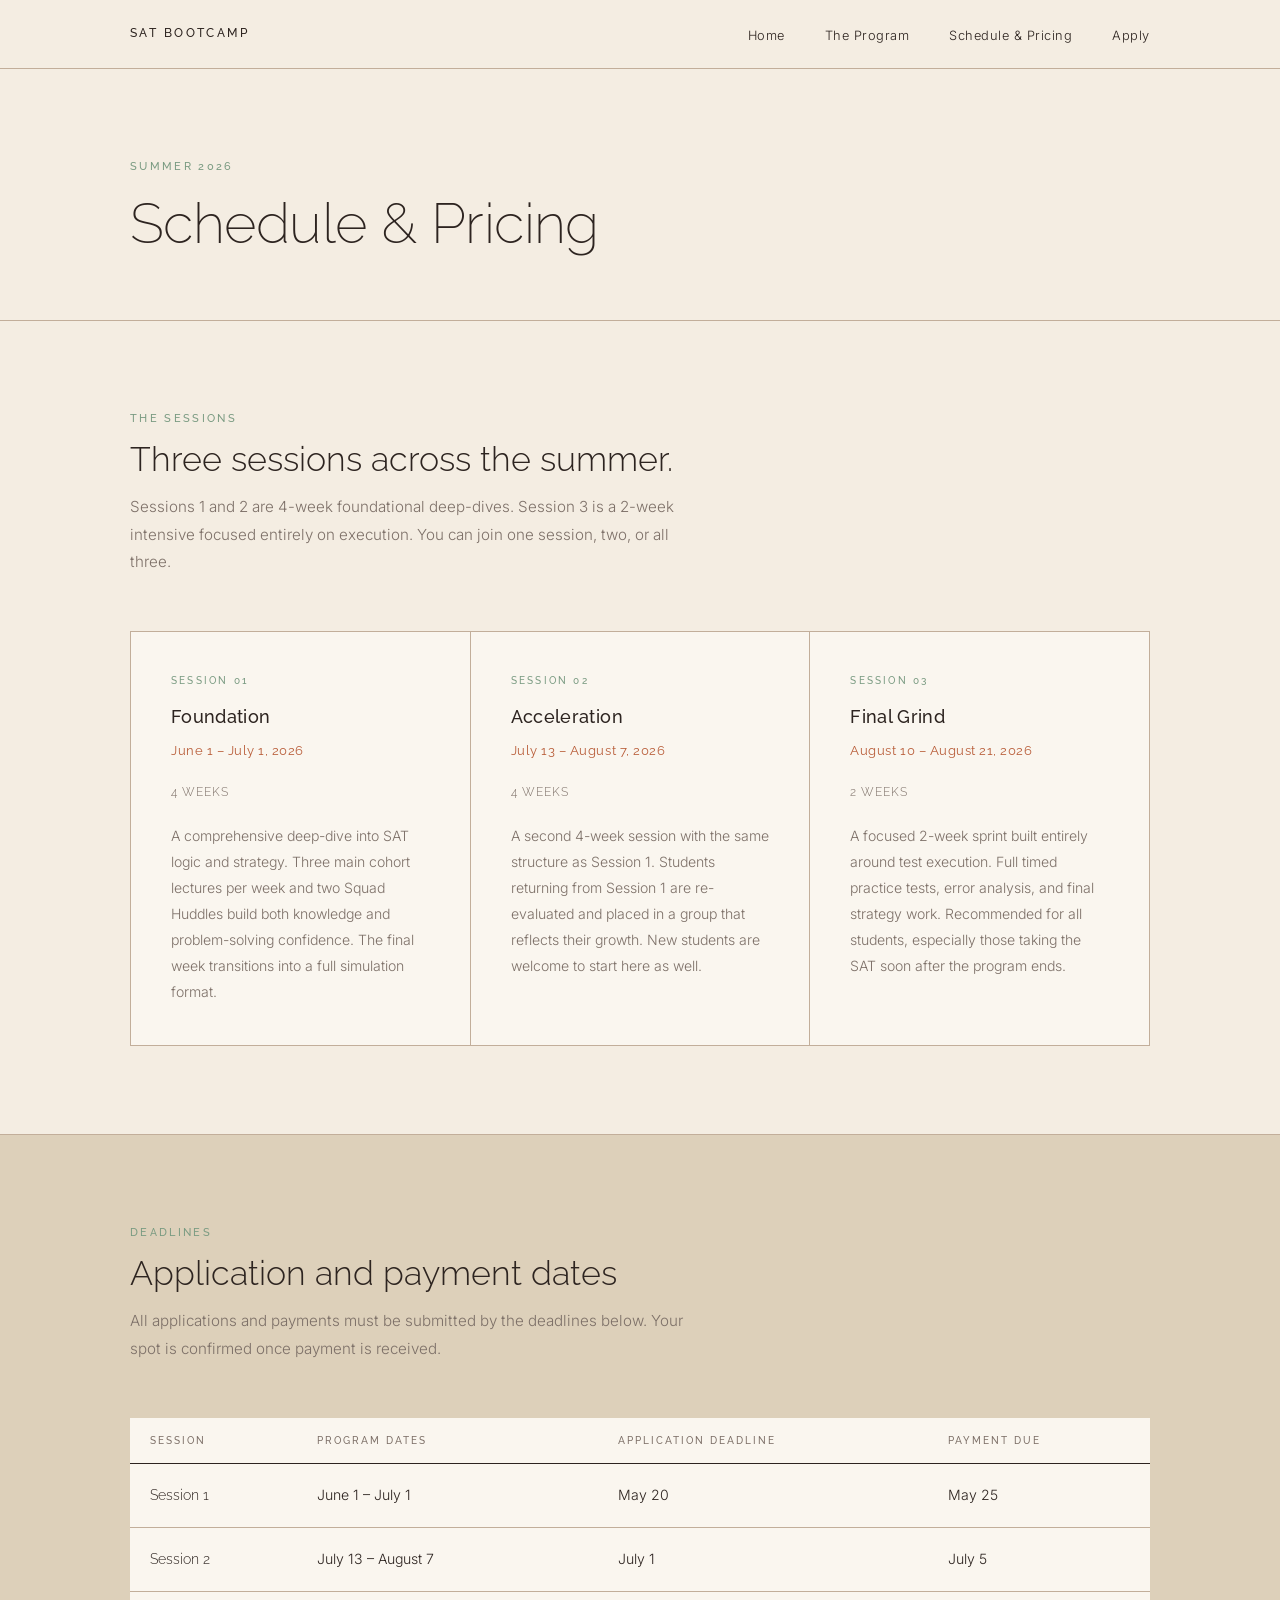
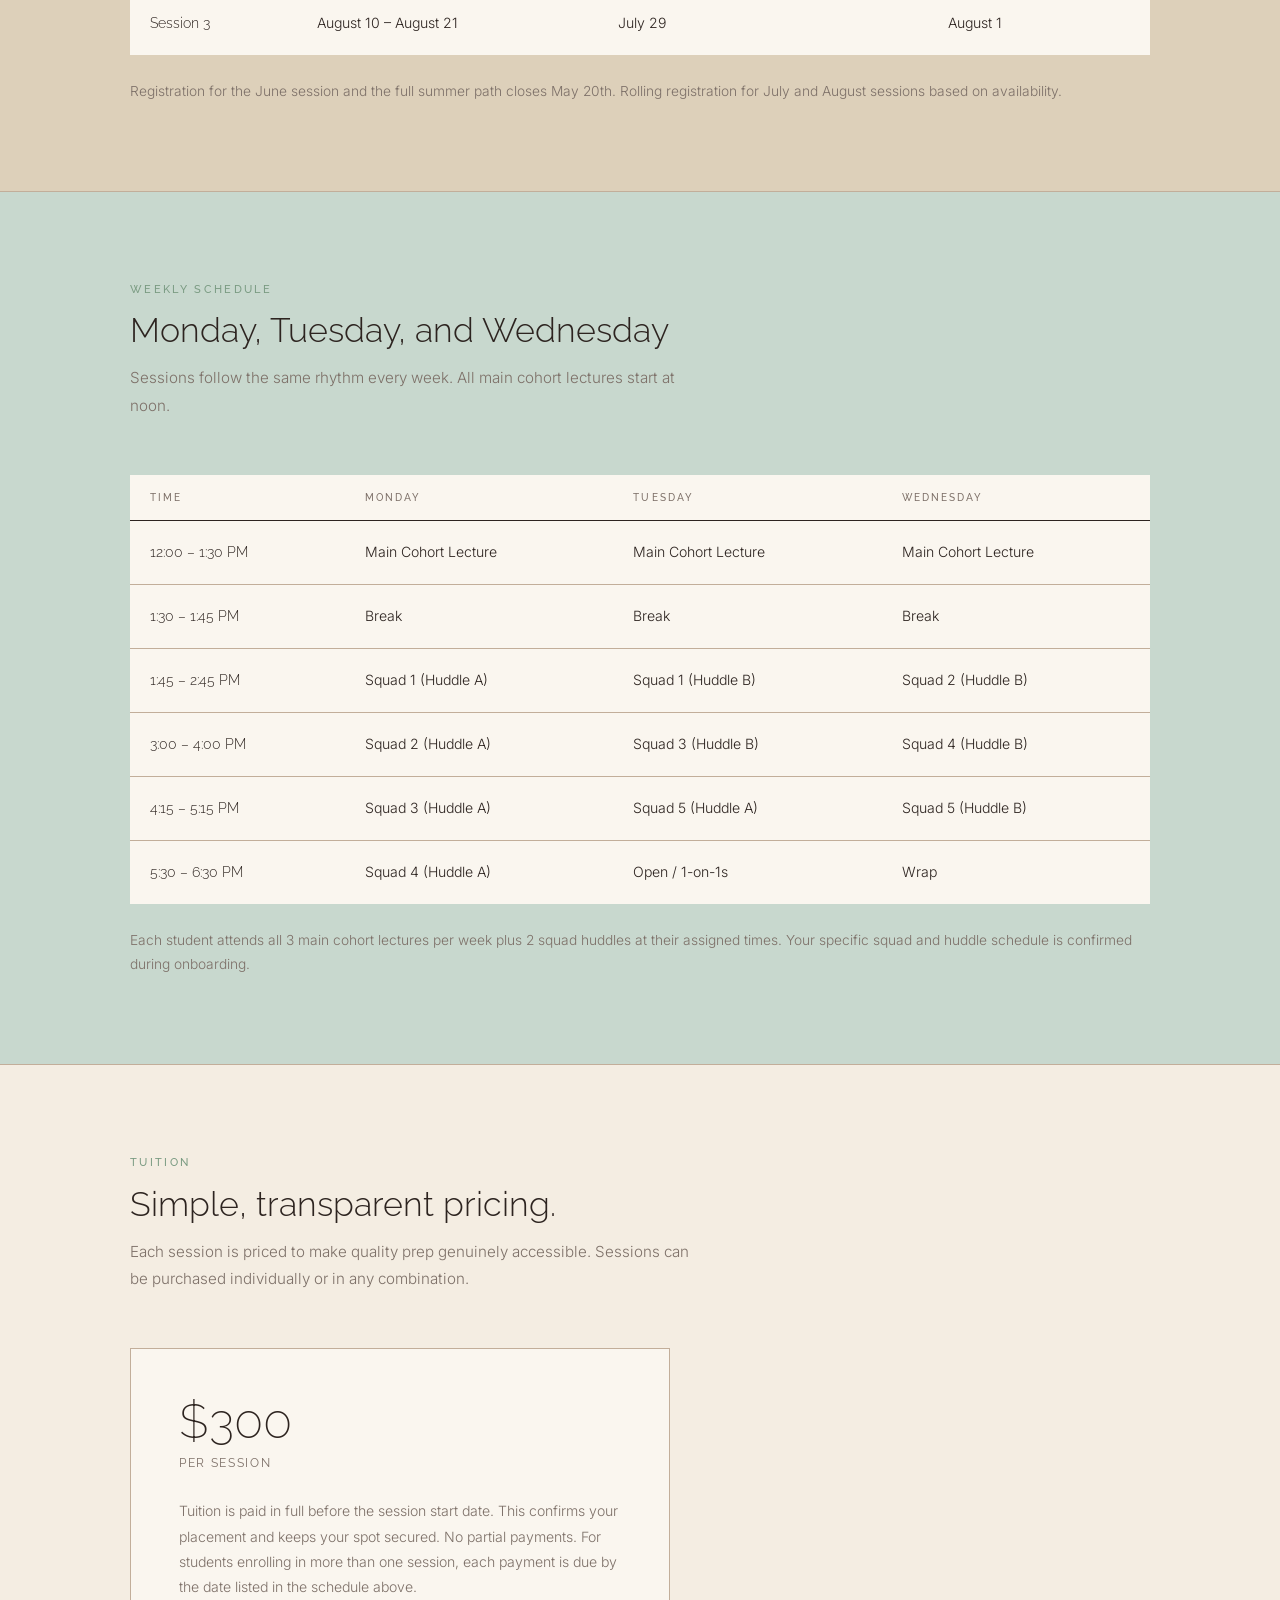
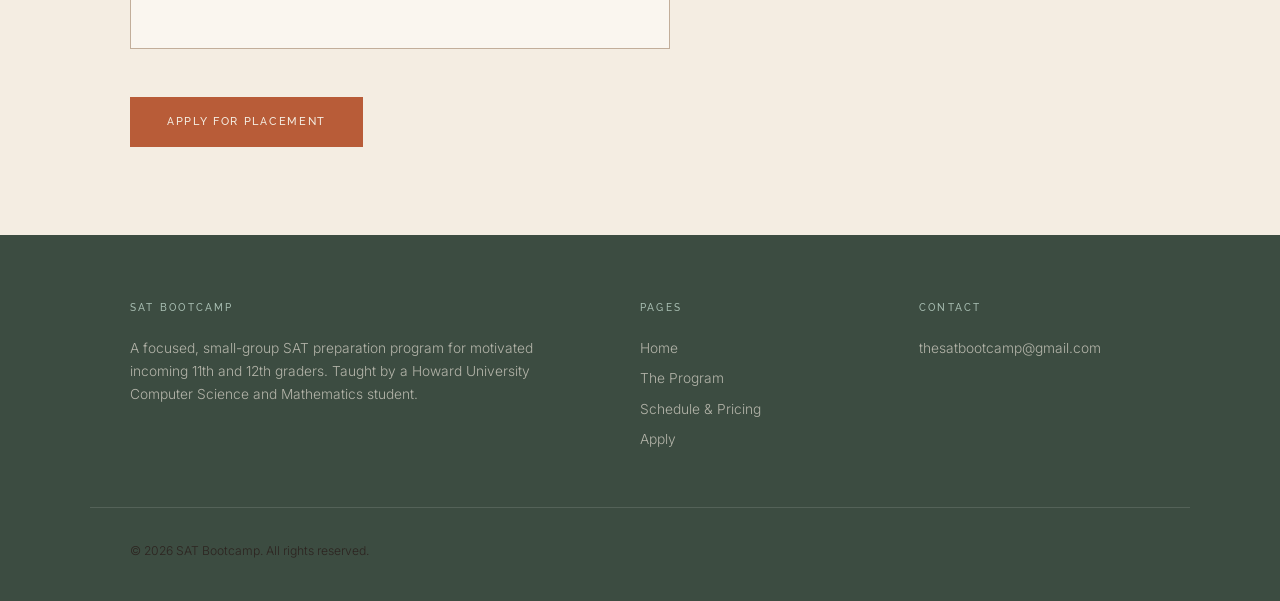
<file: website/schedule.html>
<!DOCTYPE html>
<html lang="en">
<head>
  <meta charset="UTF-8">
  <meta name="viewport" content="width=device-width, initial-scale=1.0">
  <title>Schedule &amp; Pricing - SAT Bootcamp</title>
  <link rel="preconnect" href="https://fonts.googleapis.com">
  <link rel="preconnect" href="https://fonts.gstatic.com" crossorigin>
  <link href="https://fonts.googleapis.com/css2?family=Raleway:wght@200;300;400;500&family=Inter:wght@300;400;500&display=swap" rel="stylesheet">
  <link rel="stylesheet" href="assets/css/styles.css">
</head>
<body>

  <header>
    <nav>
      <a href="index.html" class="nav-logo">SAT Bootcamp</a>
      <ul class="nav-links">
        <li><a href="index.html">Home</a></li>
        <li><a href="program.html">The Program</a></li>
        <li><a href="schedule.html">Schedule &amp; Pricing</a></li>
        <li><a href="apply.html">Apply</a></li>
      </ul>
    </nav>
  </header>

  <!-- PAGE HEADER -->
  <section class="page-header">
    <div class="container">
      <span class="label">Summer 2026</span>
      <h1>Schedule &amp; Pricing</h1>
    </div>
  </section>

  <!-- SESSION OVERVIEW -->
  <section>
    <div class="container">
      <div class="section-header">
        <span class="label">The Sessions</span>
        <h2>Three sessions across the summer.</h2>
        <p>Sessions 1 and 2 are 4-week foundational deep-dives. Session 3 is a 2-week intensive focused entirely on execution. You can join one session, two, or all three.</p>
      </div>
      <div class="sessions-grid">
        <div class="session-card">
          <span class="session-num">Session 01</span>
          <h3>Foundation</h3>
          <p class="session-dates">June 1 &ndash; July 1, 2026</p>
          <p class="session-dur">4 Weeks</p>
          <p>A comprehensive deep-dive into SAT logic and strategy. Three main cohort lectures per week and two Squad Huddles build both knowledge and problem-solving confidence. The final week transitions into a full simulation format.</p>
        </div>
        <div class="session-card">
          <span class="session-num">Session 02</span>
          <h3>Acceleration</h3>
          <p class="session-dates">July 13 &ndash; August 7, 2026</p>
          <p class="session-dur">4 Weeks</p>
          <p>A second 4-week session with the same structure as Session 1. Students returning from Session 1 are re-evaluated and placed in a group that reflects their growth. New students are welcome to start here as well.</p>
        </div>
        <div class="session-card">
          <span class="session-num">Session 03</span>
          <h3>Final Grind</h3>
          <p class="session-dates">August 10 &ndash; August 21, 2026</p>
          <p class="session-dur">2 Weeks</p>
          <p>A focused 2-week sprint built entirely around test execution. Full timed practice tests, error analysis, and final strategy work. Recommended for all students, especially those taking the SAT soon after the program ends.</p>
        </div>
      </div>
    </div>
  </section>

  <hr class="rule">

  <!-- MASTER SCHEDULE TABLE -->
  <section class="alt">
    <div class="container">
      <div class="section-header">
        <span class="label">Deadlines</span>
        <h2>Application and payment dates</h2>
        <p>All applications and payments must be submitted by the deadlines below. Your spot is confirmed once payment is received.</p>
      </div>
      <table class="data-table">
        <thead>
          <tr>
            <th>Session</th>
            <th>Program Dates</th>
            <th>Application Deadline</th>
            <th>Payment Due</th>
          </tr>
        </thead>
        <tbody>
          <tr>
            <td class="td-session">Session 1</td>
            <td>June 1 &ndash; July 1</td>
            <td>May 20</td>
            <td>May 25</td>
          </tr>
          <tr>
            <td class="td-session">Session 2</td>
            <td>July 13 &ndash; August 7</td>
            <td>July 1</td>
            <td>July 5</td>
          </tr>
          <tr>
            <td class="td-session">Session 3</td>
            <td>August 10 &ndash; August 21</td>
            <td>July 29</td>
            <td>August 1</td>
          </tr>
        </tbody>
      </table>
      <p style="margin-top: 1.5rem; font-size: 0.86rem; color: var(--muted);">Registration for the June session and the full summer path closes May 20th. Rolling registration for July and August sessions based on availability.</p>
    </div>
  </section>

  <hr class="rule">

  <!-- WEEKLY SCHEDULE -->
  <section class="alt-sage">
    <div class="container">
      <div class="section-header">
        <span class="label">Weekly Schedule</span>
        <h2>Monday, Tuesday, and Wednesday</h2>
        <p>Sessions follow the same rhythm every week. All main cohort lectures start at noon.</p>
      </div>
      <table class="data-table">
        <thead>
          <tr>
            <th>Time</th>
            <th>Monday</th>
            <th>Tuesday</th>
            <th>Wednesday</th>
          </tr>
        </thead>
        <tbody>
          <tr>
            <td class="td-session">12:00 &ndash; 1:30 PM</td>
            <td>Main Cohort Lecture</td>
            <td>Main Cohort Lecture</td>
            <td>Main Cohort Lecture</td>
          </tr>
          <tr>
            <td class="td-session">1:30 &ndash; 1:45 PM</td>
            <td>Break</td>
            <td>Break</td>
            <td>Break</td>
          </tr>
          <tr>
            <td class="td-session">1:45 &ndash; 2:45 PM</td>
            <td>Squad 1 (Huddle A)</td>
            <td>Squad 1 (Huddle B)</td>
            <td>Squad 2 (Huddle B)</td>
          </tr>
          <tr>
            <td class="td-session">3:00 &ndash; 4:00 PM</td>
            <td>Squad 2 (Huddle A)</td>
            <td>Squad 3 (Huddle B)</td>
            <td>Squad 4 (Huddle B)</td>
          </tr>
          <tr>
            <td class="td-session">4:15 &ndash; 5:15 PM</td>
            <td>Squad 3 (Huddle A)</td>
            <td>Squad 5 (Huddle A)</td>
            <td>Squad 5 (Huddle B)</td>
          </tr>
          <tr>
            <td class="td-session">5:30 &ndash; 6:30 PM</td>
            <td>Squad 4 (Huddle A)</td>
            <td>Open / 1-on-1s</td>
            <td>Wrap</td>
          </tr>
        </tbody>
      </table>
      <p style="margin-top: 1.5rem; font-size: 0.86rem; color: var(--muted);">Each student attends all 3 main cohort lectures per week plus 2 squad huddles at their assigned times. Your specific squad and huddle schedule is confirmed during onboarding.</p>
    </div>
  </section>

  <hr class="rule">

  <!-- PRICING -->
  <section>
    <div class="container">
      <div class="section-header">
        <span class="label">Tuition</span>
        <h2>Simple, transparent pricing.</h2>
        <p>Each session is priced to make quality prep genuinely accessible. Sessions can be purchased individually or in any combination.</p>
      </div>
      <div class="pricing-block">
        <p class="pricing-amount">$300</p>
        <span class="pricing-per">Per Session</span>
        <p class="pricing-note">Tuition is paid in full before the session start date. This confirms your placement and keeps your spot secured. No partial payments. For students enrolling in more than one session, each payment is due by the date listed in the schedule above.</p>
      </div>
      <div style="margin-top: 3rem;">
        <a href="apply.html" class="btn btn-primary">Apply for Placement</a>
      </div>
    </div>
  </section>

  <footer>
    <div class="footer-inner">
      <div class="footer-col">
        <h5>SAT Bootcamp</h5>
        <p>A focused, small-group SAT preparation program for motivated incoming 11th and 12th graders. Taught by a Howard University Computer Science and Mathematics student.</p>
      </div>
      <div class="footer-col">
        <h5>Pages</h5>
        <a href="index.html">Home</a>
        <a href="program.html">The Program</a>
        <a href="schedule.html">Schedule &amp; Pricing</a>
        <a href="apply.html">Apply</a>
      </div>
      <div class="footer-col">
        <h5>Contact</h5>
        <a href="mailto:thesatbootcamp@gmail.com">thesatbootcamp@gmail.com</a>
      </div>
    </div>
    <div class="footer-bottom">
      <p>&copy; 2026 SAT Bootcamp. All rights reserved.</p>
    </div>
  </footer>

</body>
</html>
</file>
<file: assets/css/styles.css>
/* =========================================
   SAT BOOTCAMP
   Palette: Sage · Terracotta · Tan · Charcoal
   ========================================= */

:root {
  --sage:          #7A9B82;
  --sage-dim:      #A8BEB2;
  --sage-section:  #C8D8CE;   /* light sage/blue-green section bg */
  --terracotta:    #B85C38;
  --tan:           #DDD0BA;   /* main alternate section bg */
  --tan-deep:      #C9B89E;   /* deeper tan */
  --charcoal:      #2D2420;   /* warm dark brown */
  --off-white:     #F4EDE2;   /* warm parchment — main page bg */
  --cream:         #FAF6EF;   /* lightest surface, cards */
  --rule:          #C2AE9A;   /* warm rule lines */
  --muted:         #7D7068;   /* warm muted text */
  --footer-bg:     #3C4C41;   /* dark sage for footer */

  --font-display: 'Raleway', sans-serif;
  --font-body:    'Inter', sans-serif;
}

/* ----- Reset ----- */
*, *::before, *::after {
  margin: 0;
  padding: 0;
  box-sizing: border-box;
}
html { scroll-behavior: smooth; }
body {
  font-family: var(--font-body);
  font-weight: 300;
  color: var(--charcoal);
  background: var(--off-white);
  line-height: 1.75;
}

/* ----- Type Scale ----- */
h1 {
  font-family: var(--font-display);
  font-weight: 200;
  font-size: clamp(2.2rem, 5vw, 3.5rem);
  line-height: 1.15;
  letter-spacing: -0.01em;
  color: var(--charcoal);
}
h2 {
  font-family: var(--font-display);
  font-weight: 300;
  font-size: clamp(1.5rem, 3vw, 2.1rem);
  line-height: 1.25;
  color: var(--charcoal);
}
h3 {
  font-family: var(--font-display);
  font-weight: 400;
  font-size: 1rem;
  letter-spacing: 0.02em;
  color: var(--charcoal);
}
p { color: var(--charcoal); }

.label {
  font-family: var(--font-display);
  font-size: 0.66rem;
  font-weight: 500;
  letter-spacing: 0.22em;
  text-transform: uppercase;
  color: var(--sage);
  display: block;
}

/* ----- Layout ----- */
.container {
  max-width: 1100px;
  margin: 0 auto;
  padding: 0 2.5rem;
}
.container--narrow {
  max-width: 780px;
  margin: 0 auto;
  padding: 0 2.5rem;
}
section {
  padding: 5.5rem 0;
  background: var(--off-white);
}
section.alt {
  background: var(--tan);
}
section.alt-sage {
  background: var(--sage-section);
}
section.alt-deep {
  background: var(--tan-deep);
}

/* ----- Navigation ----- */
header {
  position: sticky;
  top: 0;
  z-index: 100;
  background: var(--off-white);
  border-bottom: 1px solid var(--rule);
}
nav {
  max-width: 1100px;
  margin: 0 auto;
  padding: 1.25rem 2.5rem;
  display: flex;
  justify-content: space-between;
  align-items: center;
}
.nav-logo {
  font-family: var(--font-display);
  font-size: 0.76rem;
  font-weight: 500;
  letter-spacing: 0.2em;
  text-transform: uppercase;
  color: var(--charcoal);
  text-decoration: none;
}
.nav-links {
  list-style: none;
  display: flex;
  gap: 2.5rem;
}
.nav-links a {
  font-size: 0.8rem;
  font-weight: 300;
  letter-spacing: 0.04em;
  color: var(--charcoal);
  text-decoration: none;
  padding-bottom: 2px;
  border-bottom: 1px solid transparent;
  transition: color 0.2s, border-color 0.2s;
}
.nav-links a:hover {
  color: var(--terracotta);
  border-bottom-color: var(--terracotta);
}

/* ----- Rule Divider ----- */
hr.rule {
  border: none;
  border-top: 1px solid var(--rule);
  margin: 0;
}

/* ----- Hero ----- */
.hero-section {
  padding: 8rem 0 6.5rem;
  background: var(--off-white);
}
.hero-section .label {
  margin-bottom: 1.75rem;
}
.hero-section h1 {
  max-width: 700px;
  margin-bottom: 1.5rem;
}
.hero-section .hero-sub {
  font-size: 1rem;
  max-width: 510px;
  color: var(--muted);
  margin-bottom: 2.75rem;
  line-height: 1.85;
}

/* Centered hero variant (home page) */
.hero-section.centered {
  text-align: center;
}
.hero-section.centered h1,
.hero-section.centered .hero-sub {
  margin-left: auto;
  margin-right: auto;
}
.hero-section.centered .label {
  text-align: center;
}
.hero-section.centered .btn-group {
  justify-content: center;
}

/* ----- Buttons ----- */
.btn {
  display: inline-block;
  font-family: var(--font-display);
  font-size: 0.7rem;
  font-weight: 500;
  letter-spacing: 0.15em;
  text-transform: uppercase;
  text-decoration: none;
  padding: 0.9rem 2.25rem;
  border: 1px solid;
  cursor: pointer;
  transition: background 0.2s, color 0.2s;
}
.btn-primary {
  background: var(--terracotta);
  color: var(--off-white);
  border-color: var(--terracotta);
}
.btn-primary:hover {
  background: transparent;
  color: var(--terracotta);
}
.btn-outline {
  background: transparent;
  color: var(--charcoal);
  border-color: var(--charcoal);
}
.btn-outline:hover {
  background: var(--charcoal);
  color: var(--off-white);
}
.btn-sage {
  background: var(--sage);
  color: var(--off-white);
  border-color: var(--sage);
}
.btn-sage:hover {
  background: transparent;
  color: var(--sage);
}
.btn-group {
  display: flex;
  gap: 1rem;
  flex-wrap: wrap;
  align-items: center;
}

/* ----- Stats Row (Home) ----- */
.stats-row {
  display: grid;
  grid-template-columns: repeat(3, 1fr);
  border-top: 1px solid var(--rule);
  border-left: 1px solid var(--rule);
}
.stat {
  padding: 2.75rem 2.25rem;
  border-right: 1px solid var(--rule);
  border-bottom: 1px solid var(--rule);
  background: var(--cream);
}
.stat-num {
  font-family: var(--font-display);
  font-weight: 200;
  font-size: 2.4rem;
  color: var(--terracotta);
  line-height: 1;
  margin-bottom: 0.65rem;
}
.stat-label {
  font-size: 0.86rem;
  color: var(--muted);
  line-height: 1.6;
}

/* ----- Two-Column Layout ----- */
.two-col {
  display: grid;
  grid-template-columns: 1fr 1fr;
  gap: 5rem;
  align-items: start;
}
.two-col .label {
  margin-bottom: 1rem;
}
.two-col h2 {
  margin-bottom: 1.25rem;
}
.bio-text {
  font-size: 1rem;
  line-height: 1.9;
  margin-bottom: 1.5rem;
  color: var(--muted);
}
.contact-link {
  font-size: 0.85rem;
  color: var(--terracotta);
  font-weight: 400;
  letter-spacing: 0.02em;
  text-decoration: none;
  border-bottom: 1px solid var(--terracotta);
  padding-bottom: 1px;
}
.contact-link:hover {
  color: var(--charcoal);
  border-bottom-color: var(--charcoal);
}

/* ----- Profile Photo ----- */
.profile-photo {
  width: 100px;
  height: 100px;
  border-radius: 50%;
  object-fit: cover;
  object-position: center top;
  border: 2px solid var(--rule);
  flex-shrink: 0;
  display: block;
}

/* ----- About Row (photo + text side by side) ----- */
.about-top {
  display: flex;
  align-items: flex-start;
  gap: 1.75rem;
  margin-bottom: 2rem;
}
.about-top .label {
  margin-bottom: 0.6rem;
}
.about-top h2 {
  margin-bottom: 0;
}

/* ----- Credentials Block (Home) ----- */
.credentials-block {
  border: 1px solid var(--rule);
  background: var(--cream);
}
.credential-line {
  display: flex;
  justify-content: space-between;
  gap: 2rem;
  padding: 1rem 1.5rem;
  border-bottom: 1px solid var(--rule);
  font-size: 0.86rem;
  line-height: 1.5;
}
.credential-line:last-child {
  border-bottom: none;
}
.credential-key {
  color: var(--muted);
  font-weight: 300;
  flex-shrink: 0;
}
.credential-val {
  font-weight: 400;
  text-align: right;
}

/* ----- Page Header ----- */
.page-header {
  padding: 5.5rem 0 4rem;
  border-bottom: 1px solid var(--rule);
  background: var(--off-white);
}
.page-header .label {
  margin-bottom: 1rem;
}

/* ----- Section Header ----- */
.section-header {
  margin-bottom: 3.5rem;
}
.section-header .label {
  margin-bottom: 0.75rem;
}
.section-header h2 {
  margin-bottom: 0.75rem;
}
.section-header p {
  max-width: 560px;
  color: var(--muted);
  font-size: 0.95rem;
  line-height: 1.8;
}

/* ----- Feature Grid (Program pillars) ----- */
.feature-grid {
  display: grid;
  grid-template-columns: repeat(auto-fit, minmax(200px, 1fr));
  border-top: 1px solid var(--rule);
  border-left: 1px solid var(--rule);
}
.feature-item {
  padding: 2rem 1.75rem;
  border-right: 1px solid var(--rule);
  border-bottom: 1px solid var(--rule);
  background: var(--cream);
}
.feature-item .feature-label {
  font-family: var(--font-display);
  font-size: 0.63rem;
  font-weight: 500;
  letter-spacing: 0.2em;
  text-transform: uppercase;
  color: var(--sage);
  display: block;
  margin-bottom: 0.6rem;
}
.feature-item h3 {
  margin-bottom: 0.6rem;
  font-size: 0.95rem;
  font-weight: 500;
}
.feature-item p {
  font-size: 0.86rem;
  color: var(--muted);
  line-height: 1.8;
}

/* ----- Cards Grid ----- */
.cards-grid {
  display: grid;
  grid-template-columns: repeat(3, 1fr);
  border-top: 1px solid var(--rule);
  border-left: 1px solid var(--rule);
}
.card {
  padding: 2.5rem;
  border-right: 1px solid var(--rule);
  border-bottom: 1px solid var(--rule);
  background: var(--cream);
}
.card .card-label {
  font-family: var(--font-display);
  font-size: 0.63rem;
  font-weight: 500;
  letter-spacing: 0.22em;
  text-transform: uppercase;
  color: var(--sage);
  display: block;
  margin-bottom: 0.85rem;
}
.card h3 {
  margin-bottom: 0.75rem;
  font-size: 1.05rem;
  font-weight: 500;
}
.card p {
  font-size: 0.9rem;
  color: var(--muted);
  line-height: 1.85;
}

/* ----- Session Detail Blocks (Program) ----- */
.session-block {
  border: 1px solid var(--rule);
  background: var(--cream);
  margin-bottom: 1.5rem;
}
.session-block:last-child {
  margin-bottom: 0;
}
.session-block-header {
  padding: 1.5rem 2rem;
  border-bottom: 1px solid var(--rule);
  display: flex;
  justify-content: space-between;
  align-items: baseline;
  gap: 1rem;
  flex-wrap: wrap;
}
.session-block-header h3 {
  font-weight: 500;
  font-size: 1rem;
}
.session-block-dates {
  font-size: 0.82rem;
  color: var(--terracotta);
  font-family: var(--font-display);
  font-weight: 400;
  letter-spacing: 0.04em;
}
.session-block-body {
  padding: 1.5rem 2rem;
}
.session-block-body p {
  font-size: 0.9rem;
  color: var(--muted);
  line-height: 1.85;
  margin-bottom: 1.25rem;
}
.session-block-body p:last-child {
  margin-bottom: 0;
}
.session-detail-list {
  list-style: none;
  margin-top: 1rem;
}
.session-detail-list li {
  font-size: 0.88rem;
  color: var(--muted);
  padding: 0.5rem 0;
  border-bottom: 1px solid var(--rule);
  display: flex;
  gap: 1rem;
  align-items: baseline;
}
.session-detail-list li:last-child {
  border-bottom: none;
}
.session-detail-list .detail-key {
  font-family: var(--font-display);
  font-size: 0.63rem;
  font-weight: 500;
  letter-spacing: 0.15em;
  text-transform: uppercase;
  color: var(--sage);
  flex-shrink: 0;
  width: 6rem;
}

/* ----- Enrollment Steps ----- */
.steps-list {
  list-style: none;
  counter-reset: steps;
  border-top: 1px solid var(--rule);
}
.step-item {
  counter-increment: steps;
  display: grid;
  grid-template-columns: 3.5rem 1fr;
  gap: 1.5rem;
  padding: 2.5rem 0;
  border-bottom: 1px solid var(--rule);
  align-items: start;
}
.step-item::before {
  content: "0" counter(steps);
  font-family: var(--font-display);
  font-size: 0.75rem;
  font-weight: 300;
  color: var(--terracotta);
  letter-spacing: 0.08em;
  padding-top: 0.15rem;
}
.step-item h3 {
  font-weight: 500;
  font-size: 0.95rem;
  margin-bottom: 0.45rem;
  letter-spacing: 0.04em;
  text-transform: uppercase;
}
.step-item p {
  font-size: 0.9rem;
  color: var(--muted);
  line-height: 1.85;
}

/* ----- Requirements List ----- */
.req-list {
  list-style: none;
  border-top: 1px solid var(--rule);
}
.req-item {
  padding: 1.4rem 0;
  border-bottom: 1px solid var(--rule);
  display: flex;
  gap: 2rem;
  align-items: baseline;
  font-size: 0.92rem;
}
.req-marker {
  font-family: var(--font-display);
  font-size: 0.63rem;
  font-weight: 500;
  letter-spacing: 0.2em;
  text-transform: uppercase;
  color: var(--sage);
  flex-shrink: 0;
  width: 5rem;
}
.req-text {
  color: var(--muted);
}

/* ----- SAT Breakdown Table (Program) ----- */
.exam-table {
  width: 100%;
  border-collapse: collapse;
  font-size: 0.88rem;
  background: var(--cream);
}
.exam-table thead th {
  padding: 0.85rem 1.25rem;
  text-align: left;
  font-family: var(--font-display);
  font-size: 0.63rem;
  font-weight: 500;
  letter-spacing: 0.2em;
  text-transform: uppercase;
  color: var(--muted);
  border-bottom: 1px solid var(--charcoal);
  background: var(--cream);
}
.exam-table tbody td {
  padding: 1.1rem 1.25rem;
  border-bottom: 1px solid var(--rule);
  font-weight: 300;
  color: var(--charcoal);
}
.exam-table tbody tr:last-child td {
  border-bottom: none;
  font-weight: 500;
}
.exam-table .td-label {
  font-family: var(--font-display);
  font-weight: 400;
  color: var(--terracotta);
}

/* ----- Sessions Grid (Schedule) ----- */
.sessions-grid {
  display: grid;
  grid-template-columns: repeat(3, 1fr);
  border-top: 1px solid var(--rule);
  border-left: 1px solid var(--rule);
}
.session-card {
  padding: 2.5rem;
  border-right: 1px solid var(--rule);
  border-bottom: 1px solid var(--rule);
  background: var(--cream);
}
.session-card .session-num {
  font-family: var(--font-display);
  font-size: 0.63rem;
  font-weight: 500;
  letter-spacing: 0.22em;
  text-transform: uppercase;
  color: var(--sage);
  display: block;
  margin-bottom: 0.75rem;
}
.session-card h3 {
  font-size: 1.1rem;
  font-weight: 500;
  margin-bottom: 0.4rem;
}
.session-card .session-dates {
  font-size: 0.82rem;
  color: var(--terracotta);
  font-weight: 400;
  margin-bottom: 1rem;
  font-family: var(--font-display);
  letter-spacing: 0.04em;
}
.session-card .session-dur {
  font-size: 0.78rem;
  color: var(--muted);
  margin-bottom: 1.25rem;
  font-family: var(--font-display);
  letter-spacing: 0.08em;
  text-transform: uppercase;
}
.session-card p {
  font-size: 0.88rem;
  color: var(--muted);
  line-height: 1.85;
}

/* ----- Data Table (Schedule/Program) ----- */
.data-table {
  width: 100%;
  border-collapse: collapse;
  font-size: 0.88rem;
  background: var(--cream);
}
.data-table thead th {
  padding: 0.85rem 1.25rem;
  text-align: left;
  font-family: var(--font-display);
  font-size: 0.63rem;
  font-weight: 500;
  letter-spacing: 0.2em;
  text-transform: uppercase;
  color: var(--muted);
  border-bottom: 1px solid var(--charcoal);
  background: var(--cream);
}
.data-table tbody td {
  padding: 1.2rem 1.25rem;
  border-bottom: 1px solid var(--rule);
  font-weight: 300;
  color: var(--charcoal);
}
.data-table tbody tr:last-child td {
  border-bottom: none;
}
.data-table tbody tr:hover td {
  background: rgba(122, 155, 130, 0.07);
}
.td-session {
  font-family: var(--font-display);
  font-weight: 400;
  color: var(--terracotta);
}

/* ----- Pricing Block ----- */
.pricing-block {
  border: 1px solid var(--rule);
  padding: 3rem;
  max-width: 540px;
  background: var(--cream);
}
.pricing-amount {
  font-family: var(--font-display);
  font-size: 3rem;
  font-weight: 200;
  color: var(--charcoal);
  line-height: 1;
  margin-bottom: 0.5rem;
}
.pricing-per {
  font-family: var(--font-display);
  font-size: 0.75rem;
  font-weight: 400;
  letter-spacing: 0.14em;
  text-transform: uppercase;
  color: var(--muted);
  margin-bottom: 1.5rem;
  display: block;
}
.pricing-note {
  font-size: 0.88rem;
  color: var(--muted);
  line-height: 1.8;
}

/* ----- Apply Page ----- */
.apply-hero {
  padding: 8rem 0 7rem;
  background: var(--off-white);
}
.apply-hero .label {
  margin-bottom: 1.5rem;
}
.apply-hero h1 {
  max-width: 560px;
  margin-bottom: 1.25rem;
}
.apply-hero .apply-sub {
  max-width: 480px;
  color: var(--muted);
  font-size: 0.98rem;
  margin-bottom: 3rem;
  line-height: 1.85;
}
.apply-btns {
  display: flex;
  flex-direction: column;
  gap: 0.85rem;
  align-items: flex-start;
}
.apply-btns .btn {
  min-width: 340px;
  text-align: center;
}
.apply-deadlines {
  margin-top: 3.5rem;
  border-top: 1px solid var(--rule);
  padding-top: 2rem;
}
.apply-deadlines .label {
  margin-bottom: 1.25rem;
}
.deadline-row {
  display: flex;
  gap: 3rem;
  flex-wrap: wrap;
}
.deadline-item {
  font-size: 0.86rem;
}
.deadline-session {
  font-family: var(--font-display);
  font-weight: 500;
  color: var(--charcoal);
  display: block;
  margin-bottom: 0.25rem;
}
.deadline-date {
  color: var(--muted);
  font-weight: 300;
}

/* ----- Footer ----- */
footer {
  background: var(--footer-bg);
  padding: 4rem 0 2.5rem;
}
.footer-inner {
  max-width: 1100px;
  margin: 0 auto;
  padding: 0 2.5rem 3rem;
  display: grid;
  grid-template-columns: 2fr 1fr 1fr;
  gap: 3rem;
  border-bottom: 1px solid rgba(255, 255, 255, 0.12);
  margin-bottom: 2rem;
}
.footer-col h5 {
  font-family: var(--font-display);
  font-size: 0.63rem;
  font-weight: 500;
  letter-spacing: 0.22em;
  text-transform: uppercase;
  color: var(--sage-dim);
  margin-bottom: 1.25rem;
}
.footer-col p,
.footer-col a {
  font-size: 0.86rem;
  font-weight: 300;
  color: rgba(244, 237, 226, 0.65);
  text-decoration: none;
  display: block;
  margin-bottom: 0.45rem;
  line-height: 1.7;
  transition: color 0.2s;
}
.footer-col a:hover {
  color: var(--off-white);
}
.footer-bottom {
  max-width: 1100px;
  margin: 0 auto;
  padding: 0 2.5rem;
  font-size: 0.76rem;
  font-weight: 300;
  color: rgba(244, 237, 226, 0.3);
}

/* ----- Responsive ----- */
@media (max-width: 900px) {
  .cards-grid,
  .sessions-grid,
  .feature-grid {
    grid-template-columns: 1fr 1fr;
  }
  .two-col {
    grid-template-columns: 1fr;
    gap: 2.5rem;
  }
}

@media (max-width: 768px) {
  .cards-grid,
  .sessions-grid,
  .feature-grid {
    grid-template-columns: 1fr;
  }
  .stats-row {
    grid-template-columns: 1fr;
  }
  .footer-inner {
    grid-template-columns: 1fr;
    gap: 2rem;
  }
  .nav-links {
    gap: 1.25rem;
  }
  .nav-links a {
    font-size: 0.75rem;
  }
  .hero-section {
    padding: 4.5rem 0 3.5rem;
  }
  .apply-btns .btn {
    min-width: auto;
    width: 100%;
  }
  .apply-btns {
    width: 100%;
  }
  .pricing-block {
    padding: 2rem;
  }
  .deadline-row {
    gap: 1.5rem;
  }
  .session-block-header {
    flex-direction: column;
    gap: 0.4rem;
  }
}
</file>
<file: website/assets/css/styles.css>
/* =========================================
   SAT BOOTCAMP
   Palette: Sage · Terracotta · Tan · Charcoal
   ========================================= */

:root {
  --sage:          #7A9B82;
  --sage-dim:      #A8BEB2;
  --sage-section:  #C8D8CE;   /* light sage/blue-green section bg */
  --terracotta:    #B85C38;
  --tan:           #DDD0BA;   /* main alternate section bg */
  --tan-deep:      #C9B89E;   /* deeper tan */
  --charcoal:      #2D2420;   /* warm dark brown */
  --off-white:     #F4EDE2;   /* warm parchment — main page bg */
  --cream:         #FAF6EF;   /* lightest surface, cards */
  --rule:          #C2AE9A;   /* warm rule lines */
  --muted:         #7D7068;   /* warm muted text */
  --footer-bg:     #3C4C41;   /* dark sage for footer */

  --font-display: 'Raleway', sans-serif;
  --font-body:    'Inter', sans-serif;
}

/* ----- Reset ----- */
*, *::before, *::after {
  margin: 0;
  padding: 0;
  box-sizing: border-box;
}
html { scroll-behavior: smooth; }
body {
  font-family: var(--font-body);
  font-weight: 300;
  color: var(--charcoal);
  background: var(--off-white);
  line-height: 1.75;
}

/* ----- Type Scale ----- */
h1 {
  font-family: var(--font-display);
  font-weight: 200;
  font-size: clamp(2.2rem, 5vw, 3.5rem);
  line-height: 1.15;
  letter-spacing: -0.01em;
  color: var(--charcoal);
}
h2 {
  font-family: var(--font-display);
  font-weight: 300;
  font-size: clamp(1.5rem, 3vw, 2.1rem);
  line-height: 1.25;
  color: var(--charcoal);
}
h3 {
  font-family: var(--font-display);
  font-weight: 400;
  font-size: 1rem;
  letter-spacing: 0.02em;
  color: var(--charcoal);
}
p { color: var(--charcoal); }

.label {
  font-family: var(--font-display);
  font-size: 0.66rem;
  font-weight: 500;
  letter-spacing: 0.22em;
  text-transform: uppercase;
  color: var(--sage);
  display: block;
}

/* ----- Layout ----- */
.container {
  max-width: 1100px;
  margin: 0 auto;
  padding: 0 2.5rem;
}
.container--narrow {
  max-width: 780px;
  margin: 0 auto;
  padding: 0 2.5rem;
}
section {
  padding: 5.5rem 0;
  background: var(--off-white);
}
section.alt {
  background: var(--tan);
}
section.alt-sage {
  background: var(--sage-section);
}
section.alt-deep {
  background: var(--tan-deep);
}

/* ----- Navigation ----- */
header {
  position: sticky;
  top: 0;
  z-index: 100;
  background: var(--off-white);
  border-bottom: 1px solid var(--rule);
}
nav {
  max-width: 1100px;
  margin: 0 auto;
  padding: 1.25rem 2.5rem;
  display: flex;
  justify-content: space-between;
  align-items: center;
}
.nav-logo {
  font-family: var(--font-display);
  font-size: 0.76rem;
  font-weight: 500;
  letter-spacing: 0.2em;
  text-transform: uppercase;
  color: var(--charcoal);
  text-decoration: none;
}
.nav-links {
  list-style: none;
  display: flex;
  gap: 2.5rem;
}
.nav-links a {
  font-size: 0.8rem;
  font-weight: 300;
  letter-spacing: 0.04em;
  color: var(--charcoal);
  text-decoration: none;
  padding-bottom: 2px;
  border-bottom: 1px solid transparent;
  transition: color 0.2s, border-color 0.2s;
}
.nav-links a:hover {
  color: var(--terracotta);
  border-bottom-color: var(--terracotta);
}

/* ----- Rule Divider ----- */
hr.rule {
  border: none;
  border-top: 1px solid var(--rule);
  margin: 0;
}

/* ----- Hero ----- */
.hero-section {
  padding: 8rem 0 6.5rem;
  background: var(--off-white);
}
.hero-section .label {
  margin-bottom: 1.75rem;
}
.hero-section h1 {
  max-width: 700px;
  margin-bottom: 1.5rem;
}
.hero-section .hero-sub {
  font-size: 1rem;
  max-width: 510px;
  color: var(--muted);
  margin-bottom: 2.75rem;
  line-height: 1.85;
}

/* Centered hero variant (home page) */
.hero-section.centered {
  text-align: center;
}
.hero-section.centered h1,
.hero-section.centered .hero-sub {
  margin-left: auto;
  margin-right: auto;
}
.hero-section.centered .label {
  text-align: center;
}
.hero-section.centered .btn-group {
  justify-content: center;
}

/* ----- Buttons ----- */
.btn {
  display: inline-block;
  font-family: var(--font-display);
  font-size: 0.7rem;
  font-weight: 500;
  letter-spacing: 0.15em;
  text-transform: uppercase;
  text-decoration: none;
  padding: 0.9rem 2.25rem;
  border: 1px solid;
  cursor: pointer;
  transition: background 0.2s, color 0.2s;
}
.btn-primary {
  background: var(--terracotta);
  color: var(--off-white);
  border-color: var(--terracotta);
}
.btn-primary:hover {
  background: transparent;
  color: var(--terracotta);
}
.btn-outline {
  background: transparent;
  color: var(--charcoal);
  border-color: var(--charcoal);
}
.btn-outline:hover {
  background: var(--charcoal);
  color: var(--off-white);
}
.btn-sage {
  background: var(--sage);
  color: var(--off-white);
  border-color: var(--sage);
}
.btn-sage:hover {
  background: transparent;
  color: var(--sage);
}
.btn-group {
  display: flex;
  gap: 1rem;
  flex-wrap: wrap;
  align-items: center;
}

/* ----- Stats Row (Home) ----- */
.stats-row {
  display: grid;
  grid-template-columns: repeat(3, 1fr);
  border-top: 1px solid var(--rule);
  border-left: 1px solid var(--rule);
}
.stat {
  padding: 2.75rem 2.25rem;
  border-right: 1px solid var(--rule);
  border-bottom: 1px solid var(--rule);
  background: var(--cream);
}
.stat-num {
  font-family: var(--font-display);
  font-weight: 200;
  font-size: 2.4rem;
  color: var(--terracotta);
  line-height: 1;
  margin-bottom: 0.65rem;
}
.stat-label {
  font-size: 0.86rem;
  color: var(--muted);
  line-height: 1.6;
}

/* ----- Two-Column Layout ----- */
.two-col {
  display: grid;
  grid-template-columns: 1fr 1fr;
  gap: 5rem;
  align-items: start;
}
.two-col .label {
  margin-bottom: 1rem;
}
.two-col h2 {
  margin-bottom: 1.25rem;
}
.bio-text {
  font-size: 1rem;
  line-height: 1.9;
  margin-bottom: 1.5rem;
  color: var(--muted);
}
.contact-link {
  font-size: 0.85rem;
  color: var(--terracotta);
  font-weight: 400;
  letter-spacing: 0.02em;
  text-decoration: none;
  border-bottom: 1px solid var(--terracotta);
  padding-bottom: 1px;
}
.contact-link:hover {
  color: var(--charcoal);
  border-bottom-color: var(--charcoal);
}

/* ----- Profile Photo ----- */
.profile-photo {
  width: 100px;
  height: 100px;
  border-radius: 50%;
  object-fit: cover;
  object-position: center top;
  border: 2px solid var(--rule);
  flex-shrink: 0;
  display: block;
}

/* ----- About Row (photo + text side by side) ----- */
.about-top {
  display: flex;
  align-items: flex-start;
  gap: 1.75rem;
  margin-bottom: 2rem;
}
.about-top .label {
  margin-bottom: 0.6rem;
}
.about-top h2 {
  margin-bottom: 0;
}

/* ----- Credentials Block (Home) ----- */
.credentials-block {
  border: 1px solid var(--rule);
  background: var(--cream);
}
.credential-line {
  display: flex;
  justify-content: space-between;
  gap: 2rem;
  padding: 1rem 1.5rem;
  border-bottom: 1px solid var(--rule);
  font-size: 0.86rem;
  line-height: 1.5;
}
.credential-line:last-child {
  border-bottom: none;
}
.credential-key {
  color: var(--muted);
  font-weight: 300;
  flex-shrink: 0;
}
.credential-val {
  font-weight: 400;
  text-align: right;
}

/* ----- Page Header ----- */
.page-header {
  padding: 5.5rem 0 4rem;
  border-bottom: 1px solid var(--rule);
  background: var(--off-white);
}
.page-header .label {
  margin-bottom: 1rem;
}

/* ----- Section Header ----- */
.section-header {
  margin-bottom: 3.5rem;
}
.section-header .label {
  margin-bottom: 0.75rem;
}
.section-header h2 {
  margin-bottom: 0.75rem;
}
.section-header p {
  max-width: 560px;
  color: var(--muted);
  font-size: 0.95rem;
  line-height: 1.8;
}

/* ----- Feature Grid (Program pillars) ----- */
.feature-grid {
  display: grid;
  grid-template-columns: repeat(auto-fit, minmax(200px, 1fr));
  border-top: 1px solid var(--rule);
  border-left: 1px solid var(--rule);
}
.feature-item {
  padding: 2rem 1.75rem;
  border-right: 1px solid var(--rule);
  border-bottom: 1px solid var(--rule);
  background: var(--cream);
}
.feature-item .feature-label {
  font-family: var(--font-display);
  font-size: 0.63rem;
  font-weight: 500;
  letter-spacing: 0.2em;
  text-transform: uppercase;
  color: var(--sage);
  display: block;
  margin-bottom: 0.6rem;
}
.feature-item h3 {
  margin-bottom: 0.6rem;
  font-size: 0.95rem;
  font-weight: 500;
}
.feature-item p {
  font-size: 0.86rem;
  color: var(--muted);
  line-height: 1.8;
}

/* ----- Cards Grid ----- */
.cards-grid {
  display: grid;
  grid-template-columns: repeat(3, 1fr);
  border-top: 1px solid var(--rule);
  border-left: 1px solid var(--rule);
}
.card {
  padding: 2.5rem;
  border-right: 1px solid var(--rule);
  border-bottom: 1px solid var(--rule);
  background: var(--cream);
}
.card .card-label {
  font-family: var(--font-display);
  font-size: 0.63rem;
  font-weight: 500;
  letter-spacing: 0.22em;
  text-transform: uppercase;
  color: var(--sage);
  display: block;
  margin-bottom: 0.85rem;
}
.card h3 {
  margin-bottom: 0.75rem;
  font-size: 1.05rem;
  font-weight: 500;
}
.card p {
  font-size: 0.9rem;
  color: var(--muted);
  line-height: 1.85;
}

/* ----- Session Detail Blocks (Program) ----- */
.session-block {
  border: 1px solid var(--rule);
  background: var(--cream);
  margin-bottom: 1.5rem;
}
.session-block:last-child {
  margin-bottom: 0;
}
.session-block-header {
  padding: 1.5rem 2rem;
  border-bottom: 1px solid var(--rule);
  display: flex;
  justify-content: space-between;
  align-items: baseline;
  gap: 1rem;
  flex-wrap: wrap;
}
.session-block-header h3 {
  font-weight: 500;
  font-size: 1rem;
}
.session-block-dates {
  font-size: 0.82rem;
  color: var(--terracotta);
  font-family: var(--font-display);
  font-weight: 400;
  letter-spacing: 0.04em;
}
.session-block-body {
  padding: 1.5rem 2rem;
}
.session-block-body p {
  font-size: 0.9rem;
  color: var(--muted);
  line-height: 1.85;
  margin-bottom: 1.25rem;
}
.session-block-body p:last-child {
  margin-bottom: 0;
}
.session-detail-list {
  list-style: none;
  margin-top: 1rem;
}
.session-detail-list li {
  font-size: 0.88rem;
  color: var(--muted);
  padding: 0.5rem 0;
  border-bottom: 1px solid var(--rule);
  display: flex;
  gap: 1rem;
  align-items: baseline;
}
.session-detail-list li:last-child {
  border-bottom: none;
}
.session-detail-list .detail-key {
  font-family: var(--font-display);
  font-size: 0.63rem;
  font-weight: 500;
  letter-spacing: 0.15em;
  text-transform: uppercase;
  color: var(--sage);
  flex-shrink: 0;
  width: 6rem;
}

/* ----- Enrollment Steps ----- */
.steps-list {
  list-style: none;
  counter-reset: steps;
  border-top: 1px solid var(--rule);
}
.step-item {
  counter-increment: steps;
  display: grid;
  grid-template-columns: 3.5rem 1fr;
  gap: 1.5rem;
  padding: 2.5rem 0;
  border-bottom: 1px solid var(--rule);
  align-items: start;
}
.step-item::before {
  content: "0" counter(steps);
  font-family: var(--font-display);
  font-size: 0.75rem;
  font-weight: 300;
  color: var(--terracotta);
  letter-spacing: 0.08em;
  padding-top: 0.15rem;
}
.step-item h3 {
  font-weight: 500;
  font-size: 0.95rem;
  margin-bottom: 0.45rem;
  letter-spacing: 0.04em;
  text-transform: uppercase;
}
.step-item p {
  font-size: 0.9rem;
  color: var(--muted);
  line-height: 1.85;
}

/* ----- Requirements List ----- */
.req-list {
  list-style: none;
  border-top: 1px solid var(--rule);
}
.req-item {
  padding: 1.4rem 0;
  border-bottom: 1px solid var(--rule);
  display: flex;
  gap: 2rem;
  align-items: baseline;
  font-size: 0.92rem;
}
.req-marker {
  font-family: var(--font-display);
  font-size: 0.63rem;
  font-weight: 500;
  letter-spacing: 0.2em;
  text-transform: uppercase;
  color: var(--sage);
  flex-shrink: 0;
  width: 5rem;
}
.req-text {
  color: var(--muted);
}

/* ----- SAT Breakdown Table (Program) ----- */
.exam-table {
  width: 100%;
  border-collapse: collapse;
  font-size: 0.88rem;
  background: var(--cream);
}
.exam-table thead th {
  padding: 0.85rem 1.25rem;
  text-align: left;
  font-family: var(--font-display);
  font-size: 0.63rem;
  font-weight: 500;
  letter-spacing: 0.2em;
  text-transform: uppercase;
  color: var(--muted);
  border-bottom: 1px solid var(--charcoal);
  background: var(--cream);
}
.exam-table tbody td {
  padding: 1.1rem 1.25rem;
  border-bottom: 1px solid var(--rule);
  font-weight: 300;
  color: var(--charcoal);
}
.exam-table tbody tr:last-child td {
  border-bottom: none;
  font-weight: 500;
}
.exam-table .td-label {
  font-family: var(--font-display);
  font-weight: 400;
  color: var(--terracotta);
}

/* ----- Sessions Grid (Schedule) ----- */
.sessions-grid {
  display: grid;
  grid-template-columns: repeat(3, 1fr);
  border-top: 1px solid var(--rule);
  border-left: 1px solid var(--rule);
}
.session-card {
  padding: 2.5rem;
  border-right: 1px solid var(--rule);
  border-bottom: 1px solid var(--rule);
  background: var(--cream);
}
.session-card .session-num {
  font-family: var(--font-display);
  font-size: 0.63rem;
  font-weight: 500;
  letter-spacing: 0.22em;
  text-transform: uppercase;
  color: var(--sage);
  display: block;
  margin-bottom: 0.75rem;
}
.session-card h3 {
  font-size: 1.1rem;
  font-weight: 500;
  margin-bottom: 0.4rem;
}
.session-card .session-dates {
  font-size: 0.82rem;
  color: var(--terracotta);
  font-weight: 400;
  margin-bottom: 1rem;
  font-family: var(--font-display);
  letter-spacing: 0.04em;
}
.session-card .session-dur {
  font-size: 0.78rem;
  color: var(--muted);
  margin-bottom: 1.25rem;
  font-family: var(--font-display);
  letter-spacing: 0.08em;
  text-transform: uppercase;
}
.session-card p {
  font-size: 0.88rem;
  color: var(--muted);
  line-height: 1.85;
}

/* ----- Data Table (Schedule/Program) ----- */
.data-table {
  width: 100%;
  border-collapse: collapse;
  font-size: 0.88rem;
  background: var(--cream);
}
.data-table thead th {
  padding: 0.85rem 1.25rem;
  text-align: left;
  font-family: var(--font-display);
  font-size: 0.63rem;
  font-weight: 500;
  letter-spacing: 0.2em;
  text-transform: uppercase;
  color: var(--muted);
  border-bottom: 1px solid var(--charcoal);
  background: var(--cream);
}
.data-table tbody td {
  padding: 1.2rem 1.25rem;
  border-bottom: 1px solid var(--rule);
  font-weight: 300;
  color: var(--charcoal);
}
.data-table tbody tr:last-child td {
  border-bottom: none;
}
.data-table tbody tr:hover td {
  background: rgba(122, 155, 130, 0.07);
}
.td-session {
  font-family: var(--font-display);
  font-weight: 400;
  color: var(--terracotta);
}

/* ----- Pricing Block ----- */
.pricing-block {
  border: 1px solid var(--rule);
  padding: 3rem;
  max-width: 540px;
  background: var(--cream);
}
.pricing-amount {
  font-family: var(--font-display);
  font-size: 3rem;
  font-weight: 200;
  color: var(--charcoal);
  line-height: 1;
  margin-bottom: 0.5rem;
}
.pricing-per {
  font-family: var(--font-display);
  font-size: 0.75rem;
  font-weight: 400;
  letter-spacing: 0.14em;
  text-transform: uppercase;
  color: var(--muted);
  margin-bottom: 1.5rem;
  display: block;
}
.pricing-note {
  font-size: 0.88rem;
  color: var(--muted);
  line-height: 1.8;
}

/* ----- Apply Page ----- */
.apply-hero {
  padding: 8rem 0 7rem;
  background: var(--off-white);
}
.apply-hero .label {
  margin-bottom: 1.5rem;
}
.apply-hero h1 {
  max-width: 560px;
  margin-bottom: 1.25rem;
}
.apply-hero .apply-sub {
  max-width: 480px;
  color: var(--muted);
  font-size: 0.98rem;
  margin-bottom: 3rem;
  line-height: 1.85;
}
.apply-btns {
  display: flex;
  flex-direction: column;
  gap: 0.85rem;
  align-items: flex-start;
}
.apply-btns .btn {
  min-width: 340px;
  text-align: center;
}
.apply-deadlines {
  margin-top: 3.5rem;
  border-top: 1px solid var(--rule);
  padding-top: 2rem;
}
.apply-deadlines .label {
  margin-bottom: 1.25rem;
}
.deadline-row {
  display: flex;
  gap: 3rem;
  flex-wrap: wrap;
}
.deadline-item {
  font-size: 0.86rem;
}
.deadline-session {
  font-family: var(--font-display);
  font-weight: 500;
  color: var(--charcoal);
  display: block;
  margin-bottom: 0.25rem;
}
.deadline-date {
  color: var(--muted);
  font-weight: 300;
}

/* ----- Footer ----- */
footer {
  background: var(--footer-bg);
  padding: 4rem 0 2.5rem;
}
.footer-inner {
  max-width: 1100px;
  margin: 0 auto;
  padding: 0 2.5rem 3rem;
  display: grid;
  grid-template-columns: 2fr 1fr 1fr;
  gap: 3rem;
  border-bottom: 1px solid rgba(255, 255, 255, 0.12);
  margin-bottom: 2rem;
}
.footer-col h5 {
  font-family: var(--font-display);
  font-size: 0.63rem;
  font-weight: 500;
  letter-spacing: 0.22em;
  text-transform: uppercase;
  color: var(--sage-dim);
  margin-bottom: 1.25rem;
}
.footer-col p,
.footer-col a {
  font-size: 0.86rem;
  font-weight: 300;
  color: rgba(244, 237, 226, 0.65);
  text-decoration: none;
  display: block;
  margin-bottom: 0.45rem;
  line-height: 1.7;
  transition: color 0.2s;
}
.footer-col a:hover {
  color: var(--off-white);
}
.footer-bottom {
  max-width: 1100px;
  margin: 0 auto;
  padding: 0 2.5rem;
  font-size: 0.76rem;
  font-weight: 300;
  color: rgba(244, 237, 226, 0.3);
}

/* ----- Responsive ----- */
@media (max-width: 900px) {
  .cards-grid,
  .sessions-grid,
  .feature-grid {
    grid-template-columns: 1fr 1fr;
  }
  .two-col {
    grid-template-columns: 1fr;
    gap: 2.5rem;
  }
}

@media (max-width: 768px) {
  .cards-grid,
  .sessions-grid,
  .feature-grid {
    grid-template-columns: 1fr;
  }
  .stats-row {
    grid-template-columns: 1fr;
  }
  .footer-inner {
    grid-template-columns: 1fr;
    gap: 2rem;
  }
  .nav-links {
    gap: 1.25rem;
  }
  .nav-links a {
    font-size: 0.75rem;
  }
  .hero-section {
    padding: 4.5rem 0 3.5rem;
  }
  .apply-btns .btn {
    min-width: auto;
    width: 100%;
  }
  .apply-btns {
    width: 100%;
  }
  .pricing-block {
    padding: 2rem;
  }
  .deadline-row {
    gap: 1.5rem;
  }
  .session-block-header {
    flex-direction: column;
    gap: 0.4rem;
  }
}
</file>
